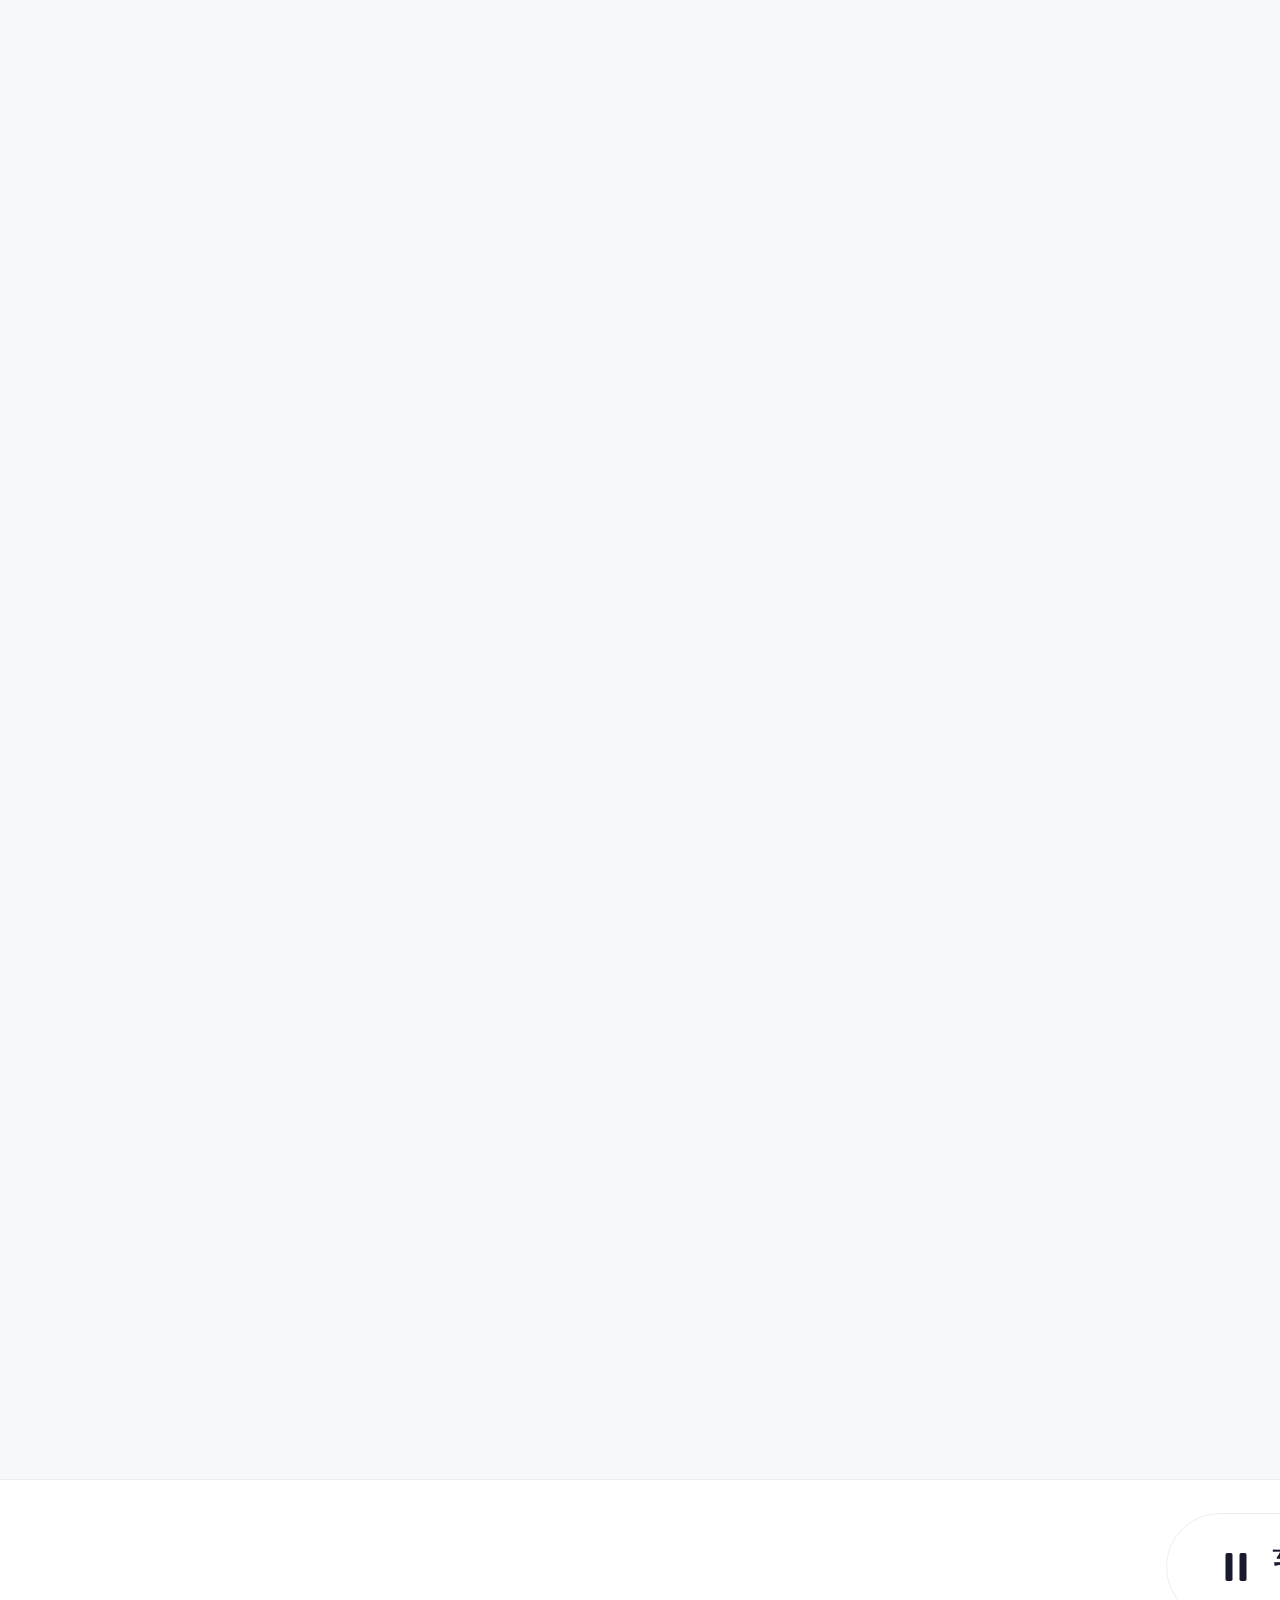
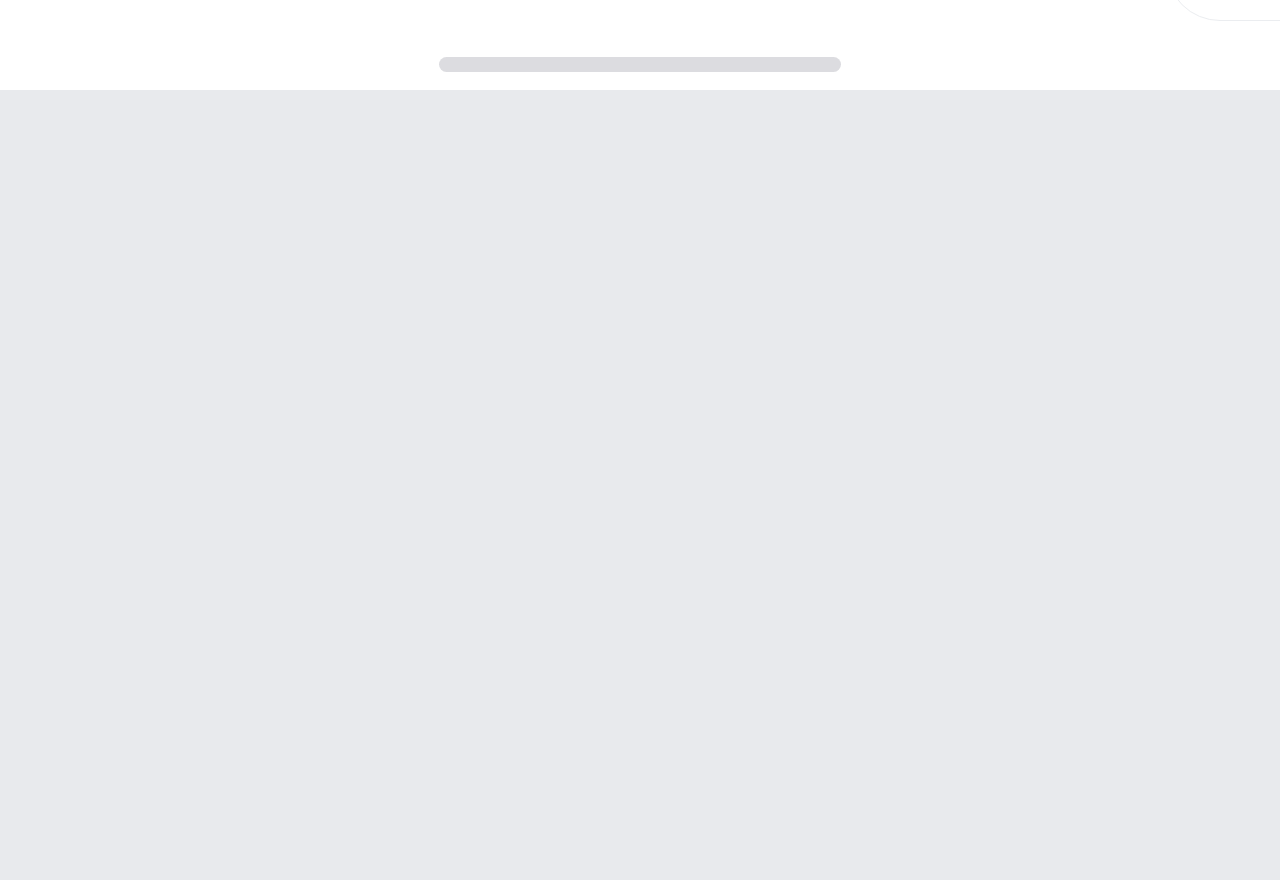
<file: index.html>
<!DOCTYPE html>
<html lang="zh-CN">
<head>
<meta charset="UTF-8">
<meta name="viewport" content="width=device-width, initial-scale=1.0, maximum-scale=1.0, user-scalable=no">
<title>AI转写</title>
<link rel="stylesheet" href="style.css">
</head>
<body>

<div class="phone-statusbar">
  <span id="statusTime">10:35</span>
  <div class="phone-statusbar-right">
    <svg width="16" height="12" viewBox="0 0 16 12"><path d="M1 8h2v4H1zM5 5h2v7H5zM9 2h2v10H9zM13 0h2v12h-2z" fill="currentColor" opacity="0.9"/></svg>
    <svg width="16" height="12" viewBox="0 0 16 12"><path d="M8 2C5.8 2 3.8 2.9 2.3 4.3L1 3C2.8 1.1 5.3 0 8 0s5.2 1.1 7 3l-1.3 1.3C12.2 2.9 10.2 2 8 2zm3.5 3.5L10.2 6.8C9.6 6.3 8.8 6 8 6s-1.6.3-2.2.8L4.5 5.5C5.4 4.6 6.6 4 8 4s2.6.6 3.5 1.5zM8 8c-.8 0-1.5.7-1.5 1.5S7.2 11 8 11s1.5-.7 1.5-1.5S8.8 8 8 8z" fill="currentColor"/></svg>
    <svg width="22" height="12" viewBox="0 0 22 12"><rect x="0" y="1" width="18" height="10" rx="2" stroke="currentColor" stroke-width="1.2" fill="none"/><rect x="18.5" y="3.5" width="2" height="5" rx="1" fill="currentColor" opacity="0.4"/><rect x="1.5" y="2.5" width="12" height="7" rx="1" fill="#34D399"/></svg>
  </div>
</div>

<div class="header">
  <div class="header-side">
    <button class="header-btn" title="搜索">
      <svg viewBox="0 0 24 24" fill="none" stroke="currentColor" stroke-width="2" stroke-linecap="round"><circle cx="11" cy="11" r="8"/><path d="M21 21l-4.35-4.35"/></svg>
    </button>
  </div>
  <span class="header-title">AI转写</span>
  <div class="header-side">
    <button class="header-btn" title="更多">
      <svg viewBox="0 0 24 24" fill="currentColor"><circle cx="12" cy="5" r="1.5"/><circle cx="12" cy="12" r="1.5"/><circle cx="12" cy="19" r="1.5"/></svg>
    </button>
  </div>
</div>

<div class="source-bar">
  <div class="source-info">
    <div class="source-icon">
      <svg width="48" height="48" viewBox="0 0 24 24" fill="none" stroke="currentColor" stroke-width="2" stroke-linecap="round"><path d="M12 1a3 3 0 00-3 3v8a3 3 0 006 0V4a3 3 0 00-3-3z"/><path d="M19 10v2a7 7 0 01-14 0v-2"/><path d="M12 19v4"/><path d="M8 23h8"/></svg>
    </div>
    <div class="source-text">
      <span class="source-name">系统音频 · Q2产品需求评审会</span>
      <span class="source-detail">
        <span class="recording-dot"></span>
        转写中 · 腾讯会议 · <span id="speakerCount">4</span> 位说话人
      </span>
    </div>
  </div>
  <div class="source-right">
    <div class="waveform">
      <div class="waveform-bar"></div><div class="waveform-bar"></div><div class="waveform-bar"></div>
      <div class="waveform-bar"></div><div class="waveform-bar"></div>
    </div>
    <span class="duration-text" id="duration">00:00</span>
  </div>
</div>

<div class="speaker-filter">
  <div class="filter-chip active" data-filter="all">全部</div>
  <div class="filter-chip" data-filter="me">
    <span class="filter-dot" style="background:var(--speaker-a)"></span>我
  </div>
  <div class="filter-chip" data-filter="zy">
    <span class="filter-dot" style="background:var(--speaker-b)"></span>张毅
  </div>
  <div class="filter-chip" data-filter="u1">
    <span class="filter-dot" style="background:var(--speaker-c)"></span>未知说话人1
  </div>
  <div class="filter-chip" data-filter="u2">
    <span class="filter-dot" style="background:var(--speaker-d)"></span>未知说话人2
  </div>
</div>

<div class="transcript-area" id="transcriptArea"></div>

<div class="ask-bubble" id="askBubble">
  <svg width="48" height="48" viewBox="0 0 24 24" fill="none" stroke="white" stroke-width="2" stroke-linecap="round"><path d="M21 15a2 2 0 01-2 2H7l-4 4V5a2 2 0 012-2h14a2 2 0 012 2z"/></svg>
  问小V
</div>

<div class="bottom-bar">
  <div class="bottom-left">
    <div class="bottom-stat"><span class="bottom-stat-value" id="charCount">0</span><span class="bottom-stat-label">字</span></div>
    <div class="bottom-divider"></div>
    <div class="bottom-stat"><span class="bottom-stat-value" id="sentenceCount">0</span><span class="bottom-stat-label">段</span></div>
  </div>
  <div class="bottom-actions">
    <button class="action-btn" id="pauseBtn">
      <svg viewBox="0 0 24 24" fill="currentColor"><rect x="6" y="4" width="4" height="16" rx="1"/><rect x="14" y="4" width="4" height="16" rx="1"/></svg>
      暂停
    </button>
    <button class="action-btn stop-btn" id="stopBtn">
      <svg viewBox="0 0 24 24" fill="currentColor"><rect x="6" y="6" width="12" height="12" rx="2"/></svg>
      结束
    </button>
  </div>
  <div class="home-indicator"></div>
</div>

<script src="app.js"></script>
</body>
</html>
</file>
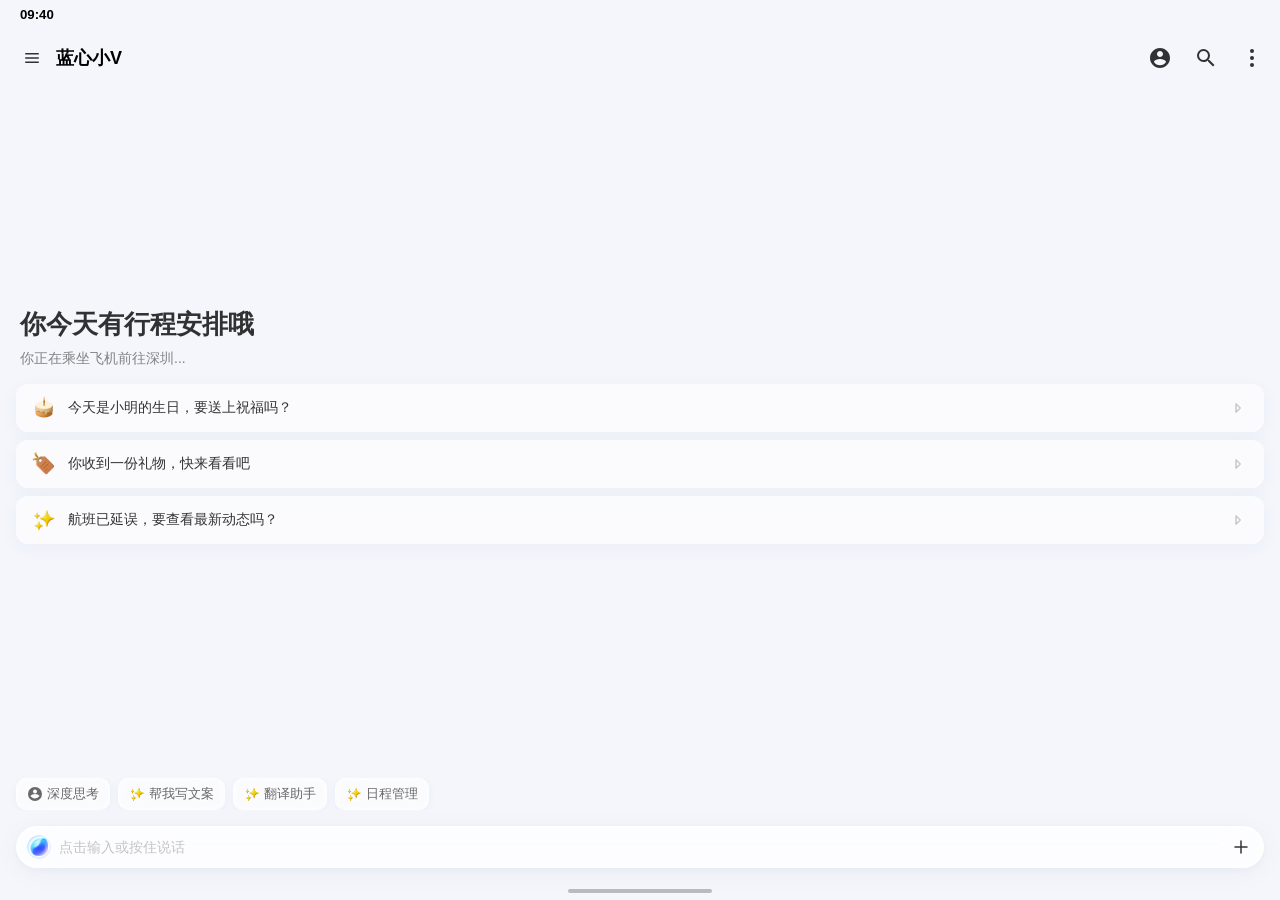
<file: xiaov-src/page/index.html>
<!doctype html>
<html lang="zh-CN">
  <head>
    <meta charset="UTF-8" />
    <meta
      name="viewport"
      content="width=device-width, initial-scale=1.0, user-scalable=no"
    />
    <title>蓝心小V</title>
    <style>
      * {
        margin: 0;
        padding: 0;
        box-sizing: border-box;
      }
      html,
      body {
        width: 100%;
        height: 100%;
        overflow: hidden;
      }
      :root {
        --font:
          'vivo Sans SC VF', 'PingFang SC', 'Noto Sans SC', 'HarmonyOS Sans SC',
          'Microsoft YaHei', sans-serif;
      }

      .page {
        width: 100vw;
        height: 100vh;
        background-color: #f4f6fc;
        position: fixed;
        top: 0;
        left: 0;
        overflow: hidden;
        display: flex;
        flex-direction: column;
        z-index: 999;
      }

      .status-bar {
        width: 100%;
        height: 30px;
        position: relative;
        flex-shrink: 0;
      }
      .status-bar-bg {
        width: 100%;
        height: 30px;
        object-fit: cover;
        position: absolute;
        top: 0;
        left: 0;
        opacity: 0.3;
      }
      .status-bar-content {
        position: relative;
        width: 100%;
        height: 30px;
        display: flex;
        flex-direction: row;
        justify-content: space-between;
        align-items: center;
        padding: 0 20px;
      }
      .status-time {
        font-family: var(--font);
        font-size: 13.2px;
        font-weight: 600;
        line-height: 16px;
        color: #000000;
      }

      .nav-bar {
        width: 100%;
        height: 56px;
        display: flex;
        flex-direction: row;
        justify-content: space-between;
        align-items: center;
        padding: 0 16px;
        flex-shrink: 0;
      }
      .nav-bar-left {
        display: flex;
        flex-direction: row;
        align-items: center;
        gap: 8px;
      }
      .menu-icon-container {
        width: 32px;
        height: 32px;
        display: flex;
        align-items: center;
        justify-content: center;
      }
      .nav-title {
        font-family: var(--font);
        font-size: 18px;
        font-weight: 600;
        color: #000000;
      }
      .nav-bar-right {
        display: flex;
        flex-direction: row;
        align-items: center;
        gap: 22px;
      }
      .nav-icon {
        width: 24px;
        height: 24px;
        display: flex;
        align-items: center;
        justify-content: center;
        cursor: pointer;
      }

      .content-area {
        flex: 1;
        display: flex;
        flex-direction: column;
        justify-content: center;
        overflow: hidden;
      }
      .greeting-container {
        width: 100%;
        padding: 0 20px;
      }
      .greeting-inner {
        display: flex;
        flex-direction: column;
        gap: 6px;
      }
      .greeting-title-row {
        display: flex;
        flex-direction: row;
        align-items: center;
        gap: 2px;
      }
      .greeting-title {
        font-family: var(--font);
        font-size: 26px;
        font-weight: 600;
        color: rgba(0, 0, 0, 0.8);
        line-height: normal;
      }
      .greeting-sub {
        font-family: var(--font);
        font-size: 14px;
        font-weight: 400;
        line-height: 20px;
        color: rgba(0, 0, 0, 0.47);
      }

      .cards-container {
        width: 100%;
        padding: 0 16px;
        margin-top: 16px;
      }
      .cards-inner {
        display: flex;
        flex-direction: column;
        gap: 8px;
      }
      .card {
        width: 100%;
        height: 48px;
        border-radius: 12px;
        background-color: rgba(255, 255, 255, 0.64);
        box-shadow: 0px 4px 20px 0px rgba(43, 52, 100, 0.04);
        display: flex;
        flex-direction: row;
        align-items: center;
        gap: 12px;
        padding: 0 16px 0 0;
      }
      .card-icon-container {
        width: 40px;
        height: 48px;
        display: flex;
        align-items: center;
        justify-content: center;
        padding-left: 16px;
        flex-shrink: 0;
      }
      .card-icon-placeholder {
        width: 24px;
        height: 24px;
      }
      .card-icon-placeholder img {
        width: 24px;
        height: 24px;
        object-fit: contain;
      }
      .emoji-container {
        width: 24px;
        height: 24px;
        position: relative;
      }
      .emoji-container img {
        width: 24px;
        height: 24px;
        position: absolute;
        top: 0;
        left: 0;
        object-fit: contain;
      }
      .card-text-area {
        flex: 1;
        min-width: 0;
      }
      .card-text {
        font-family: var(--font);
        font-size: 14px;
        font-weight: 500;
        color: rgba(0, 0, 0, 0.8);
        white-space: nowrap;
        overflow: hidden;
        text-overflow: ellipsis;
        display: block;
      }
      .card-arrow-container {
        width: 24px;
        height: 24px;
        border-radius: 40px;
        display: flex;
        align-items: center;
        justify-content: center;
        flex-shrink: 0;
      }

      .bottom-area {
        width: 100%;
        flex-shrink: 0;
        display: flex;
        flex-direction: column;
        justify-content: flex-end;
        padding-top: 14px;
      }
      .chip-scroll-container {
        width: 100%;
        overflow-x: auto;
        overflow-y: hidden;
        padding: 0 16px;
        scrollbar-width: none;
      }
      .chip-scroll-container::-webkit-scrollbar {
        display: none;
      }
      .chip-scroll-inner {
        display: flex;
        flex-direction: row;
        gap: 8px;
        white-space: nowrap;
      }
      .chip {
        height: 32px;
        border-radius: 10px;
        border: 0.33px dashed rgba(255, 255, 255, 0.8);
        background: rgba(255, 255, 255, 0.6);
        box-shadow:
          inset -1.5px 0.1px 0.5px -1px rgba(255, 255, 255, 0.3),
          inset 1.2px 0px 3px 0px rgba(255, 255, 255, 0.35),
          inset -1.2px 0px 3px 0px rgba(255, 255, 255, 0.35),
          0px 2px 10px 0px rgba(43, 52, 100, 0.04);
        backdrop-filter: blur(18px);
        -webkit-backdrop-filter: blur(18px);
        display: flex;
        flex-direction: row;
        align-items: center;
        justify-content: center;
        padding: 8px 10px;
        gap: 4px;
        cursor: pointer;
        flex-shrink: 0;
      }
      .chip-icon {
        width: 16px;
        height: 16px;
        object-fit: contain;
      }
      .chip-label {
        font-family: var(--font);
        font-size: 13px;
        font-weight: 500;
        color: rgba(102, 102, 102, 0.99);
        white-space: nowrap;
      }

      .input-box-container {
        width: 100%;
        padding: 16px 16px 0;
      }
      .input-box {
        width: 100%;
        height: 42px;
        border-radius: 24px;
        border: 0.33px dashed rgba(255, 255, 255, 0.8);
        background: rgba(255, 255, 255, 0.8);
        box-shadow:
          inset -1.5px 0.1px 0.5px -1px rgba(255, 255, 255, 0.3),
          inset 1.2px 0px 3px 0px rgba(255, 255, 255, 0.35),
          inset -1.2px 0px 3px 0px rgba(255, 255, 255, 0.35),
          0px 2px 10px 0px rgba(43, 52, 100, 0.04),
          0px 4px 30px 0px rgba(0, 0, 0, 0.04);
        backdrop-filter: blur(18px);
        -webkit-backdrop-filter: blur(18px);
        display: flex;
        flex-direction: row;
        align-items: center;
        justify-content: center;
        gap: 3px;
        padding: 0 10px;
      }
      .input-area {
        flex: 1;
        display: flex;
        flex-direction: row;
        align-items: center;
        gap: 8px;
        min-width: 0;
      }
      .vivo-ball-container {
        width: 24px;
        height: 24px;
        position: relative;
        border-radius: 276.92px;
        flex-shrink: 0;
        box-shadow: inset -0.55px 0.55px 1.09px 0px rgba(255, 255, 255, 0.5);
        overflow: hidden;
      }
      .vivo-ball-outer {
        width: 24px;
        height: 24px;
        position: absolute;
        top: 0;
        left: 0;
        object-fit: cover;
        filter: blur(0.44px);
      }
      .vivo-ball-inner {
        width: 18px;
        height: 18px;
        position: absolute;
        top: 3px;
        left: 3px;
        object-fit: contain;
      }
      .input-placeholder {
        font-family: var(--font);
        font-size: 14px;
        font-weight: 400;
        line-height: 20px;
        color: rgba(85, 85, 85, 0.35);
        white-space: nowrap;
        overflow: hidden;
        text-overflow: ellipsis;
      }
      .plus-button {
        width: 24px;
        height: 24px;
        display: flex;
        align-items: center;
        justify-content: center;
        flex-shrink: 0;
        cursor: pointer;
      }

      .bottom-nav {
        width: 100%;
        height: 18px;
        display: flex;
        align-items: center;
        justify-content: center;
        margin-top: 14px;
      }
      .bottom-nav-indicator {
        width: 144px;
        height: 4px;
        border-radius: 2.67px;
        background-color: #333333;
        opacity: 0.3;
      }
    </style>
  </head>
  <body>
    <div class="page">
      <div class="status-bar">
        <div class="status-bar-content">
          <span class="status-time">09:40</span>
        </div>
      </div>

      <div class="nav-bar">
        <div class="nav-bar-left">
          <div class="menu-icon-container">
            <svg width="20" height="20" viewBox="0 0 20 20" fill="none">
              <rect
                x="3"
                y="5"
                width="14"
                height="1.5"
                rx="0.75"
                fill="rgba(0,0,0,0.8)"
              />
              <rect
                x="3"
                y="9.25"
                width="14"
                height="1.5"
                rx="0.75"
                fill="rgba(0,0,0,0.8)"
              />
              <rect
                x="3"
                y="13.5"
                width="14"
                height="1.5"
                rx="0.75"
                fill="rgba(0,0,0,0.8)"
              />
            </svg>
          </div>
          <span class="nav-title">蓝心小V</span>
        </div>
        <div class="nav-bar-right">
          <div class="nav-icon">
            <svg width="24" height="24" viewBox="0 0 24 24" fill="none">
              <path
                d="M12 2C6.48 2 2 6.48 2 12s4.48 10 10 10 10-4.48 10-10S17.52 2 12 2zm0 3c1.66 0 3 1.34 3 3s-1.34 3-3 3-3-1.34-3-3 1.34-3 3-3zm0 14.2a7.2 7.2 0 01-6-3.22c.03-1.99 4-3.08 6-3.08 1.99 0 5.97 1.09 6 3.08a7.2 7.2 0 01-6 3.22z"
                fill="rgba(0,0,0,0.8)"
              />
            </svg>
          </div>
          <div class="nav-icon">
            <svg width="24" height="24" viewBox="0 0 24 24" fill="none">
              <path
                d="M15.5 14h-.79l-.28-.27A6.47 6.47 0 0016 9.5 6.5 6.5 0 109.5 16c1.61 0 3.09-.59 4.23-1.57l.27.28v.79l5 4.99L20.49 19l-4.99-5zm-6 0C7.01 14 5 11.99 5 9.5S7.01 5 9.5 5 14 7.01 14 9.5 11.99 14 9.5 14z"
                fill="rgba(0,0,0,0.8)"
              />
            </svg>
          </div>
          <div class="nav-icon">
            <svg width="24" height="24" viewBox="0 0 24 24" fill="none">
              <circle cx="12" cy="5" r="2" fill="rgba(0,0,0,0.8)" />
              <circle cx="12" cy="12" r="2" fill="rgba(0,0,0,0.8)" />
              <circle cx="12" cy="19" r="2" fill="rgba(0,0,0,0.8)" />
            </svg>
          </div>
        </div>
      </div>

      <div class="content-area">
        <div class="greeting-container">
          <div class="greeting-inner">
            <div class="greeting-title-row">
              <span class="greeting-title">你今天有行程安排哦</span>
            </div>
            <span class="greeting-sub">你正在乘坐飞机前往深圳...</span>
          </div>
        </div>

        <div class="cards-container">
          <div class="cards-inner">
            <div class="card">
              <div class="card-icon-container">
                <div class="emoji-container">
                  <img src="images/emoji-cake-body.png" alt="" />
                  <img src="images/emoji-cake-cream.png" alt="" />
                  <img src="images/emoji-cake-candle.png" alt="" />
                </div>
              </div>
              <div class="card-text-area">
                <span class="card-text">今天是小明的生日，要送上祝福吗？</span>
              </div>
              <div class="card-arrow-container">
                <svg
                  width="8"
                  height="8"
                  viewBox="0 0 8 8"
                  fill="none"
                  style="transform: rotate(45deg)"
                >
                  <path
                    d="M1 1h6v6M1 1l6 6"
                    stroke="rgba(0,0,0,0.2)"
                    stroke-width="1.5"
                    stroke-linecap="round"
                    stroke-linejoin="round"
                  />
                </svg>
              </div>
            </div>
            <div class="card">
              <div class="card-icon-container">
                <div class="emoji-container">
                  <img src="images/emoji-gift-ring.png" alt="" />
                  <img src="images/emoji-gift-label.png" alt="" />
                  <img src="images/emoji-gift-ribbon.png" alt="" />
                </div>
              </div>
              <div class="card-text-area">
                <span class="card-text">你收到一份礼物，快来看看吧</span>
              </div>
              <div class="card-arrow-container">
                <svg
                  width="8"
                  height="8"
                  viewBox="0 0 8 8"
                  fill="none"
                  style="transform: rotate(45deg)"
                >
                  <path
                    d="M1 1h6v6M1 1l6 6"
                    stroke="rgba(0,0,0,0.2)"
                    stroke-width="1.5"
                    stroke-linecap="round"
                    stroke-linejoin="round"
                  />
                </svg>
              </div>
            </div>
            <div class="card">
              <div class="card-icon-container">
                <div class="card-icon-placeholder">
                  <img src="images/chip-icon-remove-person.png" alt="" />
                </div>
              </div>
              <div class="card-text-area">
                <span class="card-text">航班已延误，要查看最新动态吗？</span>
              </div>
              <div class="card-arrow-container">
                <svg
                  width="8"
                  height="8"
                  viewBox="0 0 8 8"
                  fill="none"
                  style="transform: rotate(45deg)"
                >
                  <path
                    d="M1 1h6v6M1 1l6 6"
                    stroke="rgba(0,0,0,0.2)"
                    stroke-width="1.5"
                    stroke-linecap="round"
                    stroke-linejoin="round"
                  />
                </svg>
              </div>
            </div>
          </div>
        </div>
      </div>

      <div class="bottom-area">
        <div class="chip-scroll-container">
          <div class="chip-scroll-inner">
            <div class="chip">
              <svg width="16" height="16" viewBox="0 0 16 16" fill="none">
                <path
                  d="M8 1a7 7 0 100 14A7 7 0 008 1zm0 2.5a2 2 0 110 4 2 2 0 010-4zM8 12.5c-1.87 0-3.5-.94-4.5-2.38C3.97 8.87 6.5 8 8 8s4.03.87 4.5 2.12A5.49 5.49 0 018 12.5z"
                  fill="rgba(102,102,102,0.99)"
                />
              </svg>
              <span class="chip-label">深度思考</span>
            </div>
            <div class="chip">
              <img
                src="images/chip-icon-remove-person.png"
                alt=""
                class="chip-icon"
              />
              <span class="chip-label">帮我写文案</span>
            </div>
            <div class="chip">
              <img
                src="images/chip-icon-remove-person.png"
                alt=""
                class="chip-icon"
              />
              <span class="chip-label">翻译助手</span>
            </div>
            <div class="chip">
              <img
                src="images/chip-icon-remove-person.png"
                alt=""
                class="chip-icon"
              />
              <span class="chip-label">日程管理</span>
            </div>
          </div>
        </div>

        <div class="input-box-container">
          <div class="input-box">
            <div class="input-area">
              <div class="vivo-ball-container">
                <img
                  src="images/vivo-ball-outer.png"
                  alt=""
                  class="vivo-ball-outer"
                />
                <img
                  src="images/vivo-ball-inner.png"
                  alt=""
                  class="vivo-ball-inner"
                />
              </div>
              <span class="input-placeholder">点击输入或按住说话</span>
            </div>
            <div class="plus-button">
              <svg width="14" height="14" viewBox="0 0 14 14" fill="none">
                <path
                  d="M7 1v12M1 7h12"
                  stroke="rgba(0,0,0,0.8)"
                  stroke-width="1.5"
                  stroke-linecap="round"
                />
              </svg>
            </div>
          </div>
        </div>

        <div class="bottom-nav">
          <div class="bottom-nav-indicator"></div>
        </div>
      </div>
    </div>
  </body>
</html>
</file>
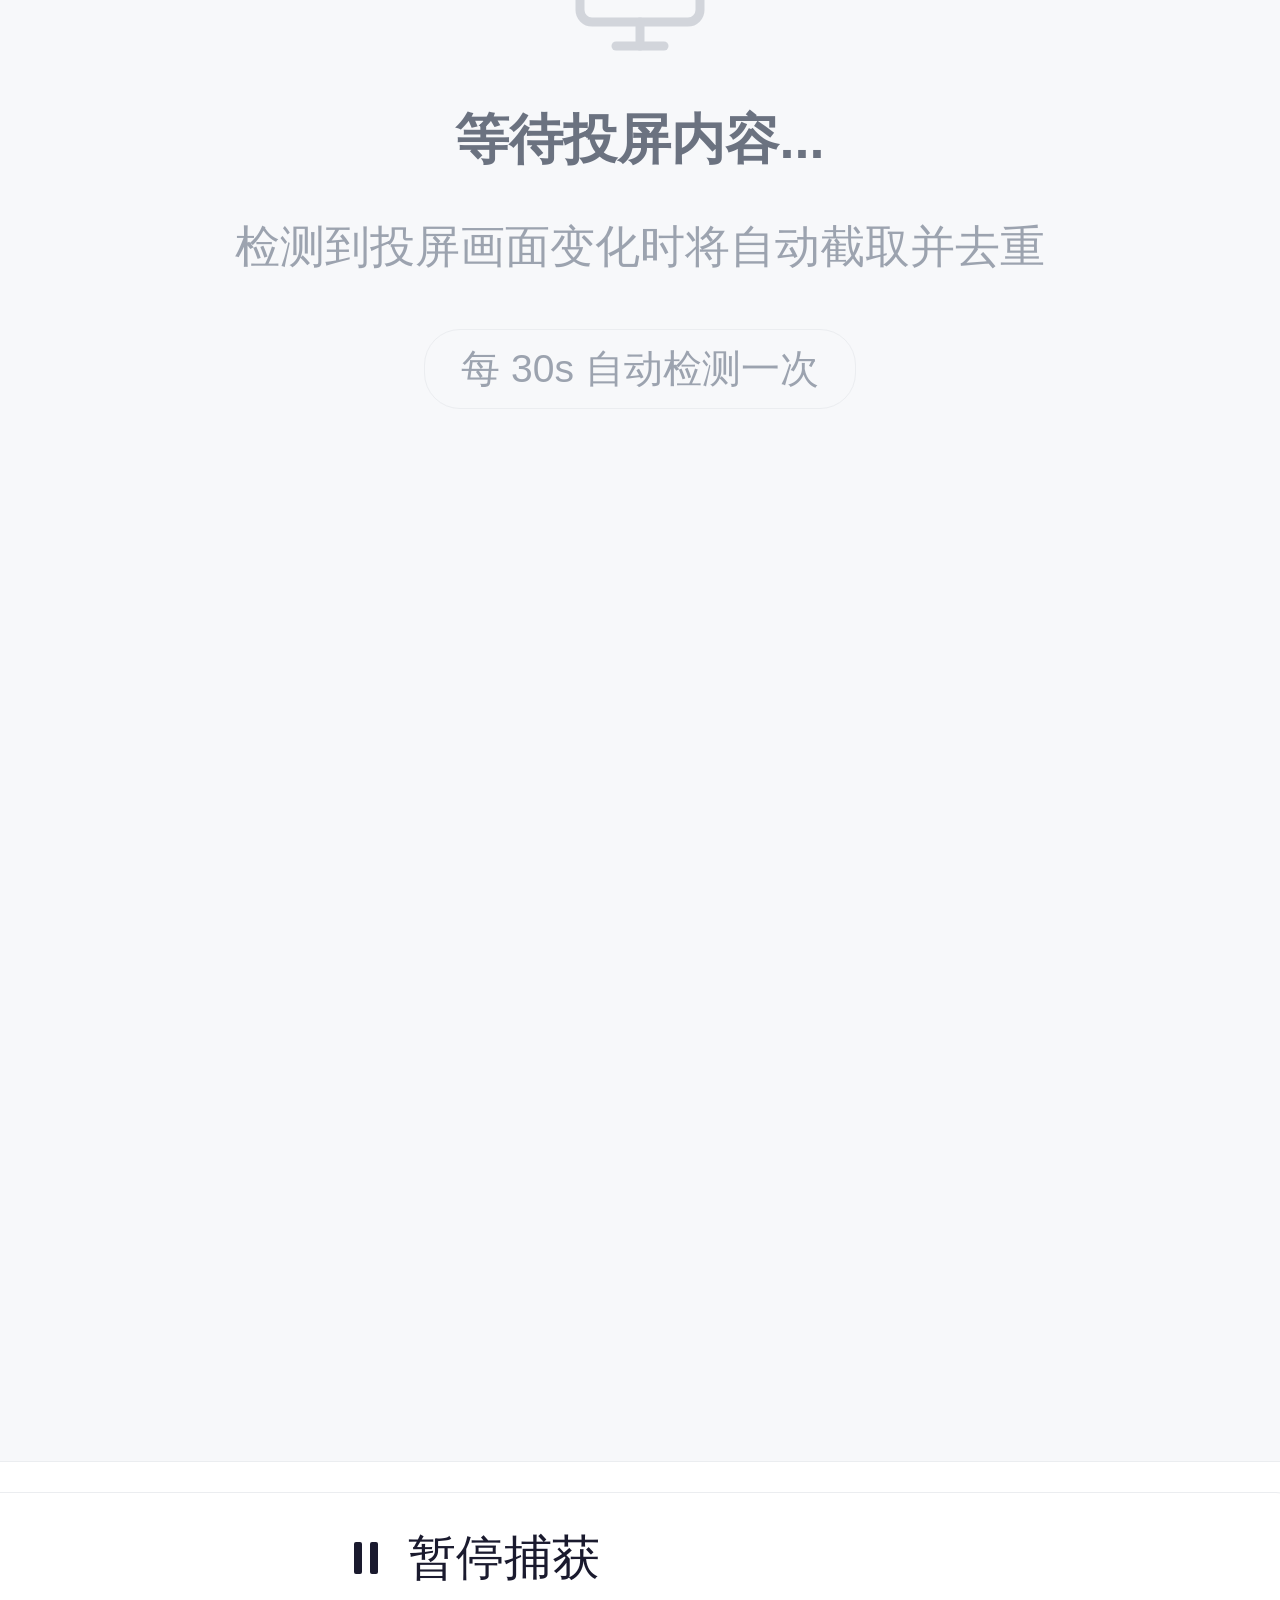
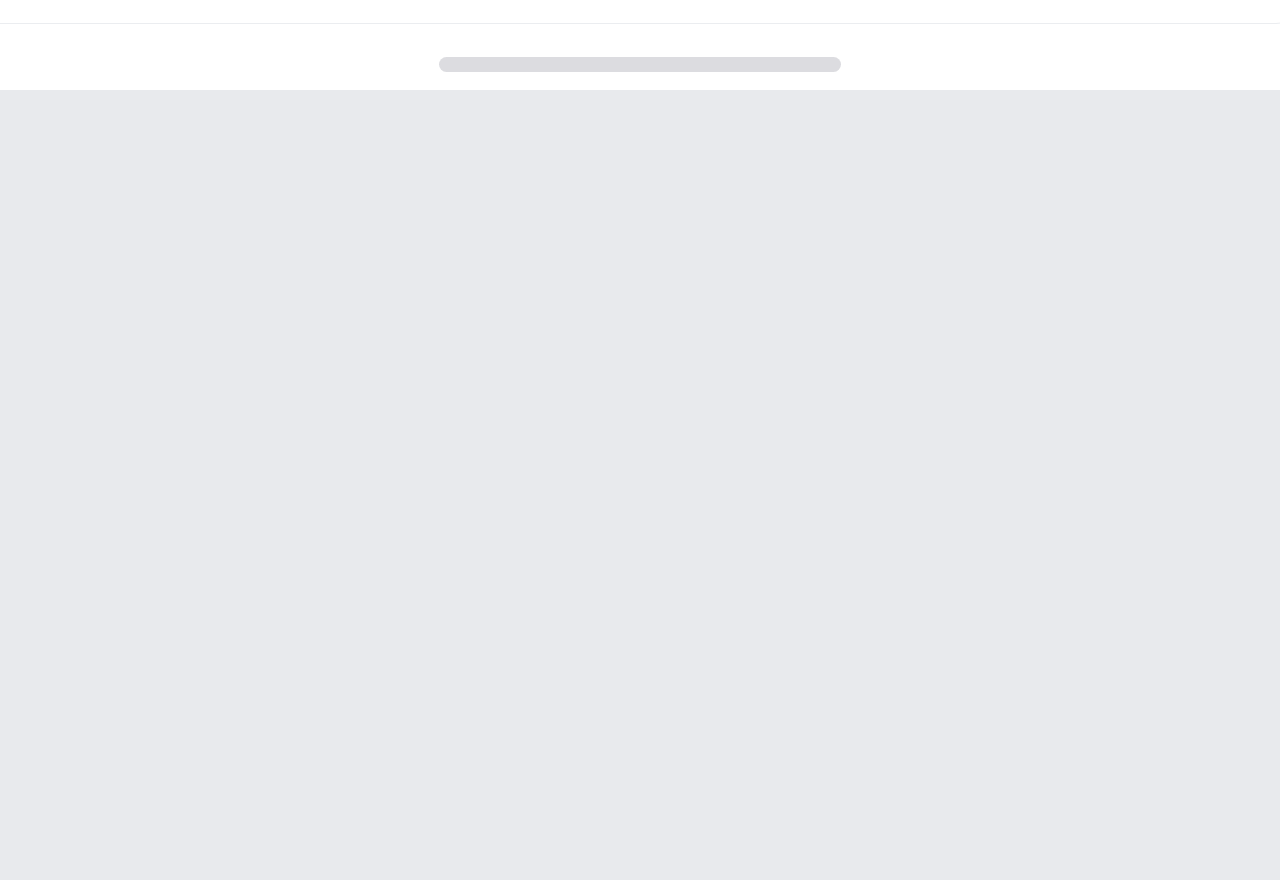
<file: capture.html>
<!DOCTYPE html>
<html lang="zh-CN">
<head>
<meta charset="UTF-8">
<meta name="viewport" content="width=device-width, initial-scale=1.0, maximum-scale=1.0, user-scalable=no">
<title>AI智能截屏</title>
<link rel="stylesheet" href="capture-style.css">
</head>
<body>

<div class="phone-statusbar">
  <span id="statusTime">10:35</span>
  <div class="phone-statusbar-right">
    <svg width="16" height="12" viewBox="0 0 16 12"><path d="M1 8h2v4H1zM5 5h2v7H5zM9 2h2v10H9zM13 0h2v12h-2z" fill="currentColor" opacity="0.9"/></svg>
    <svg width="16" height="12" viewBox="0 0 16 12"><path d="M8 2C5.8 2 3.8 2.9 2.3 4.3L1 3C2.8 1.1 5.3 0 8 0s5.2 1.1 7 3l-1.3 1.3C12.2 2.9 10.2 2 8 2zm3.5 3.5L10.2 6.8C9.6 6.3 8.8 6 8 6s-1.6.3-2.2.8L4.5 5.5C5.4 4.6 6.6 4 8 4s2.6.6 3.5 1.5zM8 8c-.8 0-1.5.7-1.5 1.5S7.2 11 8 11s1.5-.7 1.5-1.5S8.8 8 8 8z" fill="currentColor"/></svg>
    <svg width="22" height="12" viewBox="0 0 22 12"><rect x="0" y="1" width="18" height="10" rx="2" stroke="currentColor" stroke-width="1.2" fill="none"/><rect x="18.5" y="3.5" width="2" height="5" rx="1" fill="currentColor" opacity="0.4"/><rect x="1.5" y="2.5" width="12" height="7" rx="1" fill="#34D399"/></svg>
  </div>
</div>

<div class="header">
  <div class="header-side"></div>
  <div class="header-title">AI智能截屏</div>
  <div class="header-side"></div>
</div>

<div class="source-bar">
  <div class="source-info">
    <div class="source-icon">
      <svg width="48" height="48" viewBox="0 0 24 24" fill="none" stroke="currentColor" stroke-width="2" stroke-linecap="round"><rect x="2" y="3" width="20" height="14" rx="2"/><path d="M8 21h8"/><path d="M12 17v4"/></svg>
    </div>
    <div class="source-text">
      <div class="source-name">Q2产品需求评审会</div>
      <div class="source-detail">
        <span class="recording-dot"></span>
        投屏捕获中 · 腾讯会议
      </div>
    </div>
  </div>
  <div class="capture-status" id="captureStatus">
    <span class="capture-count" id="captureCount">0</span>
    <span class="capture-label">张已捕获</span>
  </div>
</div>

<div class="progress-bar-wrap">
  <div class="progress-bar" id="progressBar" style="width:0%"></div>
</div>

<div class="capture-grid" id="captureGrid">
  <div class="capture-empty" id="emptyState">
    <div class="empty-icon">
      <svg width="144" height="144" viewBox="0 0 24 24" fill="none" stroke="var(--text-tertiary)" stroke-width="1.5" stroke-linecap="round"><rect x="2" y="3" width="20" height="14" rx="2"/><path d="M8 21h8"/><path d="M12 17v4"/><circle cx="12" cy="10" r="2"/><path d="M8 10h0"/></svg>
    </div>
    <div class="empty-title">等待投屏内容...</div>
    <div class="empty-sub">检测到投屏画面变化时将自动截取并去重</div>
    <div class="empty-timer">每 30s 自动检测一次</div>
  </div>
</div>

<div class="bottom-bar" id="bottomBar">
  <div class="bottom-actions-row" id="actionsRunning">
    <button class="action-btn-capture" id="pauseBtn">
      <svg width="48" height="48" viewBox="0 0 24 24" fill="currentColor"><rect x="6" y="4" width="4" height="16" rx="1"/><rect x="14" y="4" width="4" height="16" rx="1"/></svg>
      暂停捕获
    </button>
    <button class="action-btn-capture stop" id="stopBtn">
      <svg width="48" height="48" viewBox="0 0 24 24" fill="currentColor"><rect x="6" y="6" width="12" height="12" rx="2"/></svg>
      结束
    </button>
  </div>
  <div class="bottom-actions-row done-actions" id="actionsDone" style="display:none">
    <button class="action-btn-capture primary" id="savePdfBtn">
      <svg width="48" height="48" viewBox="0 0 24 24" fill="none" stroke="currentColor" stroke-width="2" stroke-linecap="round"><path d="M14 2H6a2 2 0 00-2 2v16a2 2 0 002 2h12a2 2 0 002-2V8z"/><path d="M14 2v6h6"/><path d="M9 15h6"/><path d="M12 12v6"/></svg>
      保存为 PDF
    </button>
    <button class="action-btn-capture note" id="saveNoteBtn">
      <svg width="48" height="48" viewBox="0 0 24 24" fill="none" stroke="currentColor" stroke-width="2" stroke-linecap="round"><path d="M12 20h9"/><path d="M16.5 3.5a2.121 2.121 0 013 3L7 19l-4 1 1-4L16.5 3.5z"/></svg>
      存到原子笔记
    </button>
  </div>
  <div class="home-indicator"></div>
</div>

<div class="lightbox" id="lightbox">
  <div class="lightbox-header">
    <span class="lightbox-page" id="lightboxPage">1 / 10</span>
    <button class="lightbox-close" id="lightboxClose">
      <svg width="72" height="72" viewBox="0 0 24 24" fill="none" stroke="currentColor" stroke-width="2" stroke-linecap="round"><path d="M18 6L6 18"/><path d="M6 6l12 12"/></svg>
    </button>
  </div>
  <div class="lightbox-body">
    <button class="lightbox-nav prev" id="lightboxPrev">
      <svg width="72" height="72" viewBox="0 0 24 24" fill="none" stroke="currentColor" stroke-width="2" stroke-linecap="round"><path d="M15 18l-6-6 6-6"/></svg>
    </button>
    <div class="lightbox-slide" id="lightboxSlide"></div>
    <button class="lightbox-nav next" id="lightboxNext">
      <svg width="72" height="72" viewBox="0 0 24 24" fill="none" stroke="currentColor" stroke-width="2" stroke-linecap="round"><path d="M9 18l6-6-6-6"/></svg>
    </button>
  </div>
  <div class="lightbox-title" id="lightboxTitle"></div>
</div>

<div class="toast" id="toast"></div>

<script src="capture-app.js"></script>
</body>
</html>
</file>
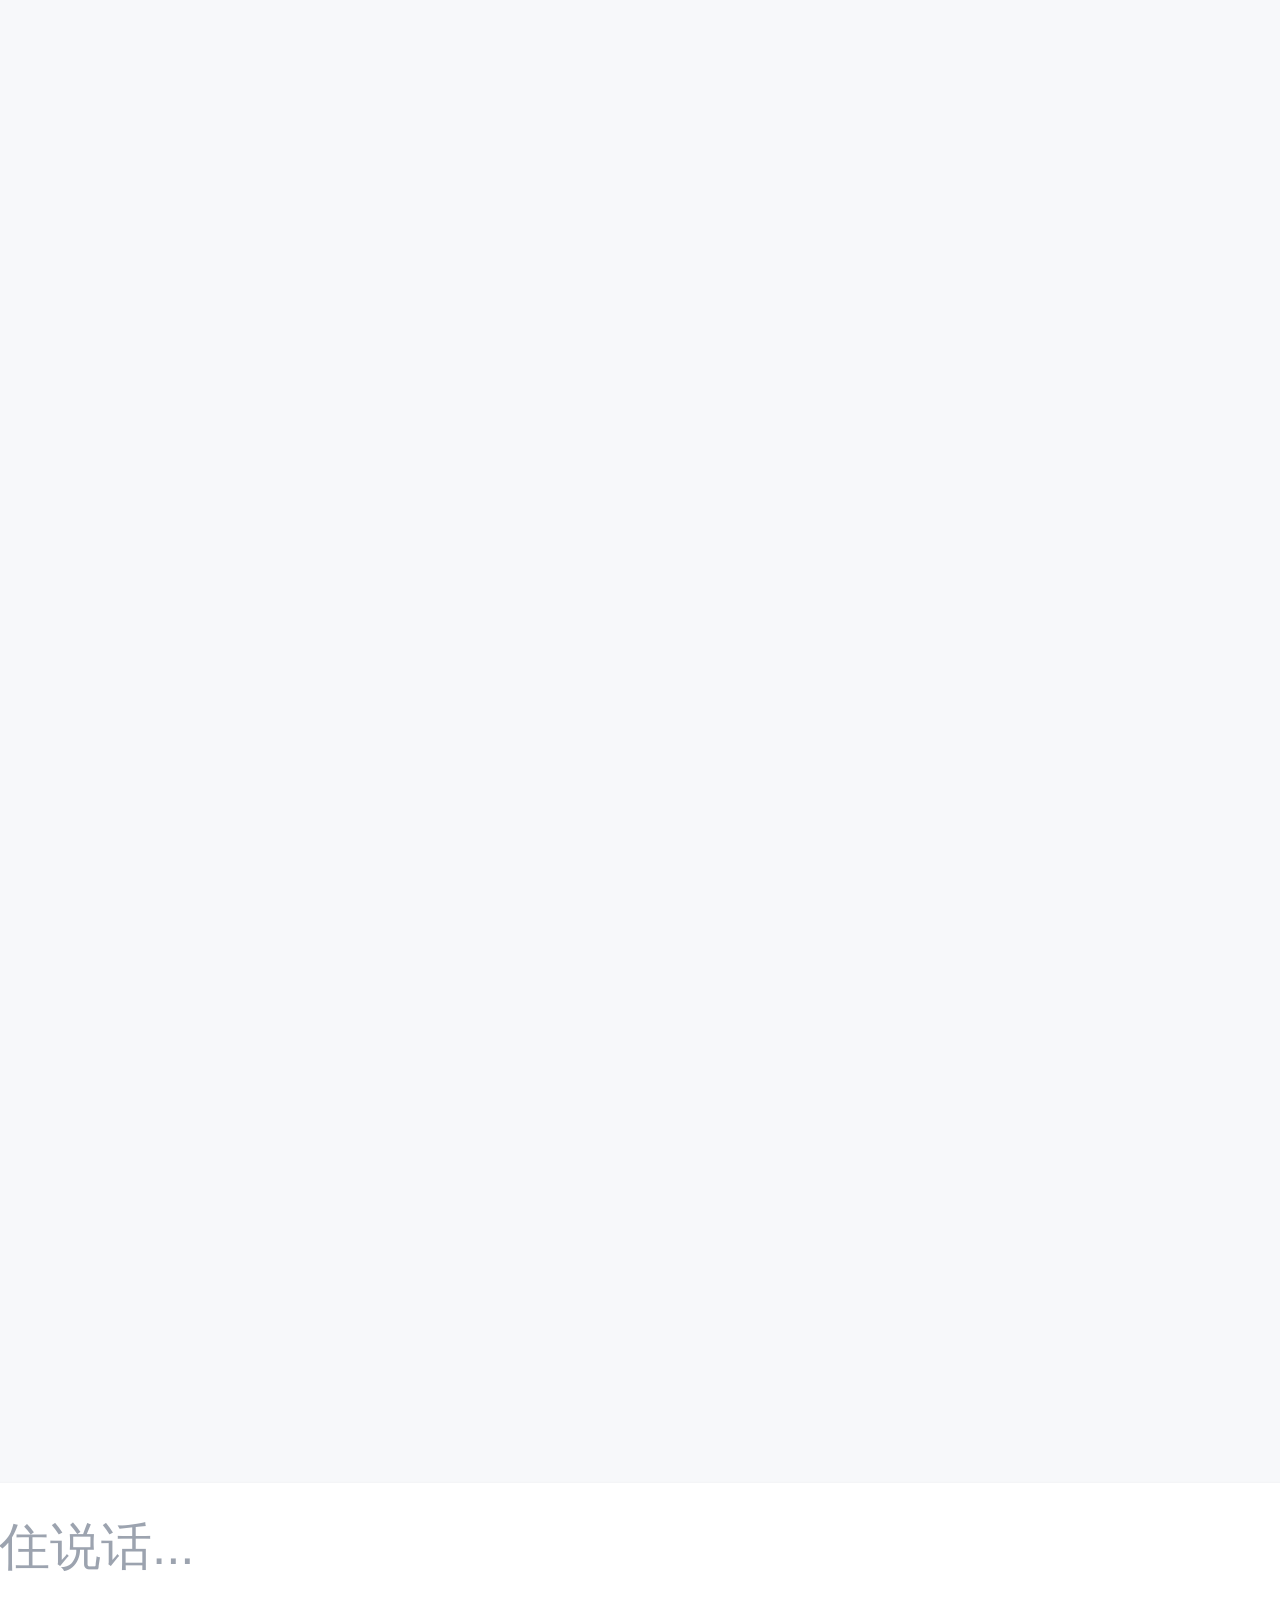
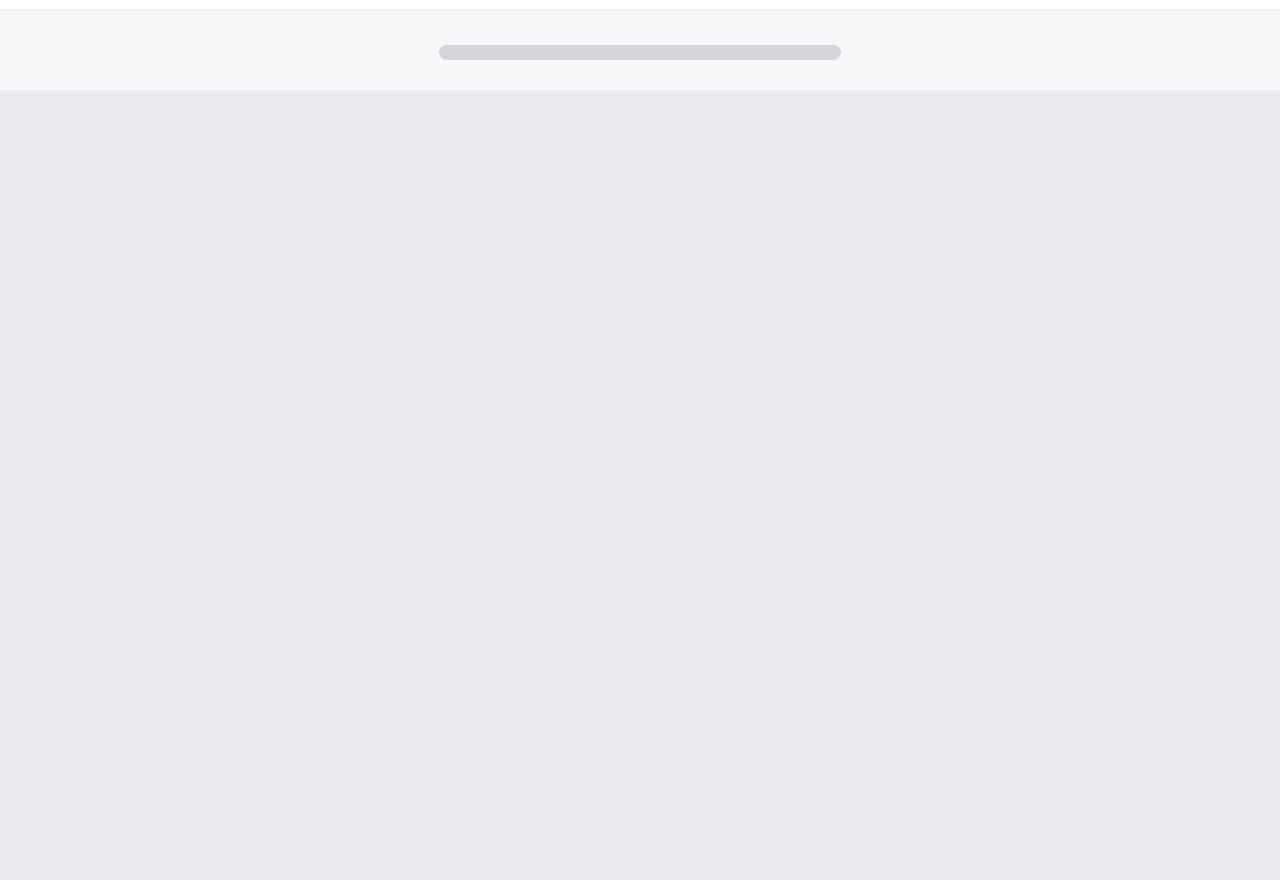
<file: chat.html>
<!DOCTYPE html>
<html lang="zh-CN">
<head>
<meta charset="UTF-8">
<meta name="viewport" content="width=device-width, initial-scale=1.0, maximum-scale=1.0, user-scalable=no">
<title>AI问答</title>
<link rel="stylesheet" href="chat-style.css">
</head>
<body>

<div class="phone-statusbar">
  <span id="statusTime">10:35</span>
  <div class="phone-statusbar-right">
    <svg width="16" height="12" viewBox="0 0 16 12"><path d="M1 8h2v4H1zM5 5h2v7H5zM9 2h2v10H9zM13 0h2v12h-2z" fill="currentColor" opacity="0.9"/></svg>
    <svg width="16" height="12" viewBox="0 0 16 12"><path d="M8 2C5.8 2 3.8 2.9 2.3 4.3L1 3C2.8 1.1 5.3 0 8 0s5.2 1.1 7 3l-1.3 1.3C12.2 2.9 10.2 2 8 2zm3.5 3.5L10.2 6.8C9.6 6.3 8.8 6 8 6s-1.6.3-2.2.8L4.5 5.5C5.4 4.6 6.6 4 8 4s2.6.6 3.5 1.5zM8 8c-.8 0-1.5.7-1.5 1.5S7.2 11 8 11s1.5-.7 1.5-1.5S8.8 8 8 8z" fill="currentColor"/></svg>
    <svg width="22" height="12" viewBox="0 0 22 12"><rect x="0" y="1" width="18" height="10" rx="2" stroke="currentColor" stroke-width="1.2" fill="none"/><rect x="18.5" y="3.5" width="2" height="5" rx="1" fill="currentColor" opacity="0.4"/><rect x="1.5" y="2.5" width="12" height="7" rx="1" fill="#34D399"/></svg>
  </div>
</div>

<div class="header">
  <div class="header-side"></div>
  <span class="header-title">AI问答</span>
  <div class="header-side"></div>
</div>

<div class="chat-area" id="chatArea">

  <div class="welcome-section" id="welcomeSection">
    <div class="welcome-text">
      <h2>Hi，我是蓝心小V~</h2>
      <p>我能帮你问答搜索、创作编辑、操作手机，发出指令试试看吧~</p>
    </div>
  </div>


</div>

<div class="bottom-section">
  <div class="suggest-chips" id="suggestChips">
    <div class="suggest-chip" id="suggest1"></div>
    <div class="suggest-chip" id="suggest2"></div>
  </div>
  <div class="input-bar">
    <div class="input-box" id="inputBox">
      <div class="input-context" id="contextCard">
        <div class="input-context-header">
          <svg width="36" height="36" viewBox="0 0 24 24" fill="none" stroke="var(--primary)" stroke-width="2" stroke-linecap="round"><path d="M14 2H6a2 2 0 00-2 2v16a2 2 0 002 2h12a2 2 0 002-2V8z"/><path d="M14 2v6h6"/></svg>
          <span class="input-context-label">来自 AI转写</span>
          <span class="input-context-meta" id="contextMeta"></span>
          <button class="input-context-close" id="contextClose">&times;</button>
        </div>
        <div class="input-context-text" id="contextQuote"></div>
      </div>
      <div class="input-row">
        <button class="input-icon-btn">
          <svg width="60" height="60" viewBox="0 0 24 24" fill="none" stroke="var(--text-tertiary)" stroke-width="1.8" stroke-linecap="round" stroke-linejoin="round"><path d="M23 19a2 2 0 01-2 2H3a2 2 0 01-2-2V8a2 2 0 012-2h4l2-3h6l2 3h4a2 2 0 012 2z"/><circle cx="12" cy="13" r="4"/></svg>
        </button>
        <input type="text" class="input-field" id="inputField" placeholder="发消息或按住说话...">
        <button class="input-icon-btn">
          <svg width="60" height="60" viewBox="0 0 24 24" fill="none" stroke="var(--text-tertiary)" stroke-width="1.8" stroke-linecap="round" stroke-linejoin="round"><circle cx="12" cy="12" r="10"/><path d="M8 12h0"/><path d="M12 12h0"/><path d="M16 12h0"/></svg>
        </button>
        <button class="input-icon-btn">
          <svg width="60" height="60" viewBox="0 0 24 24" fill="none" stroke="var(--text-tertiary)" stroke-width="2" stroke-linecap="round"><path d="M12 5v14"/><path d="M5 12h14"/></svg>
        </button>
      </div>
    </div>
  </div>
  <div class="home-indicator"></div>
</div>

<script src="chat-app.js"></script>
</body>
</html>
</file>
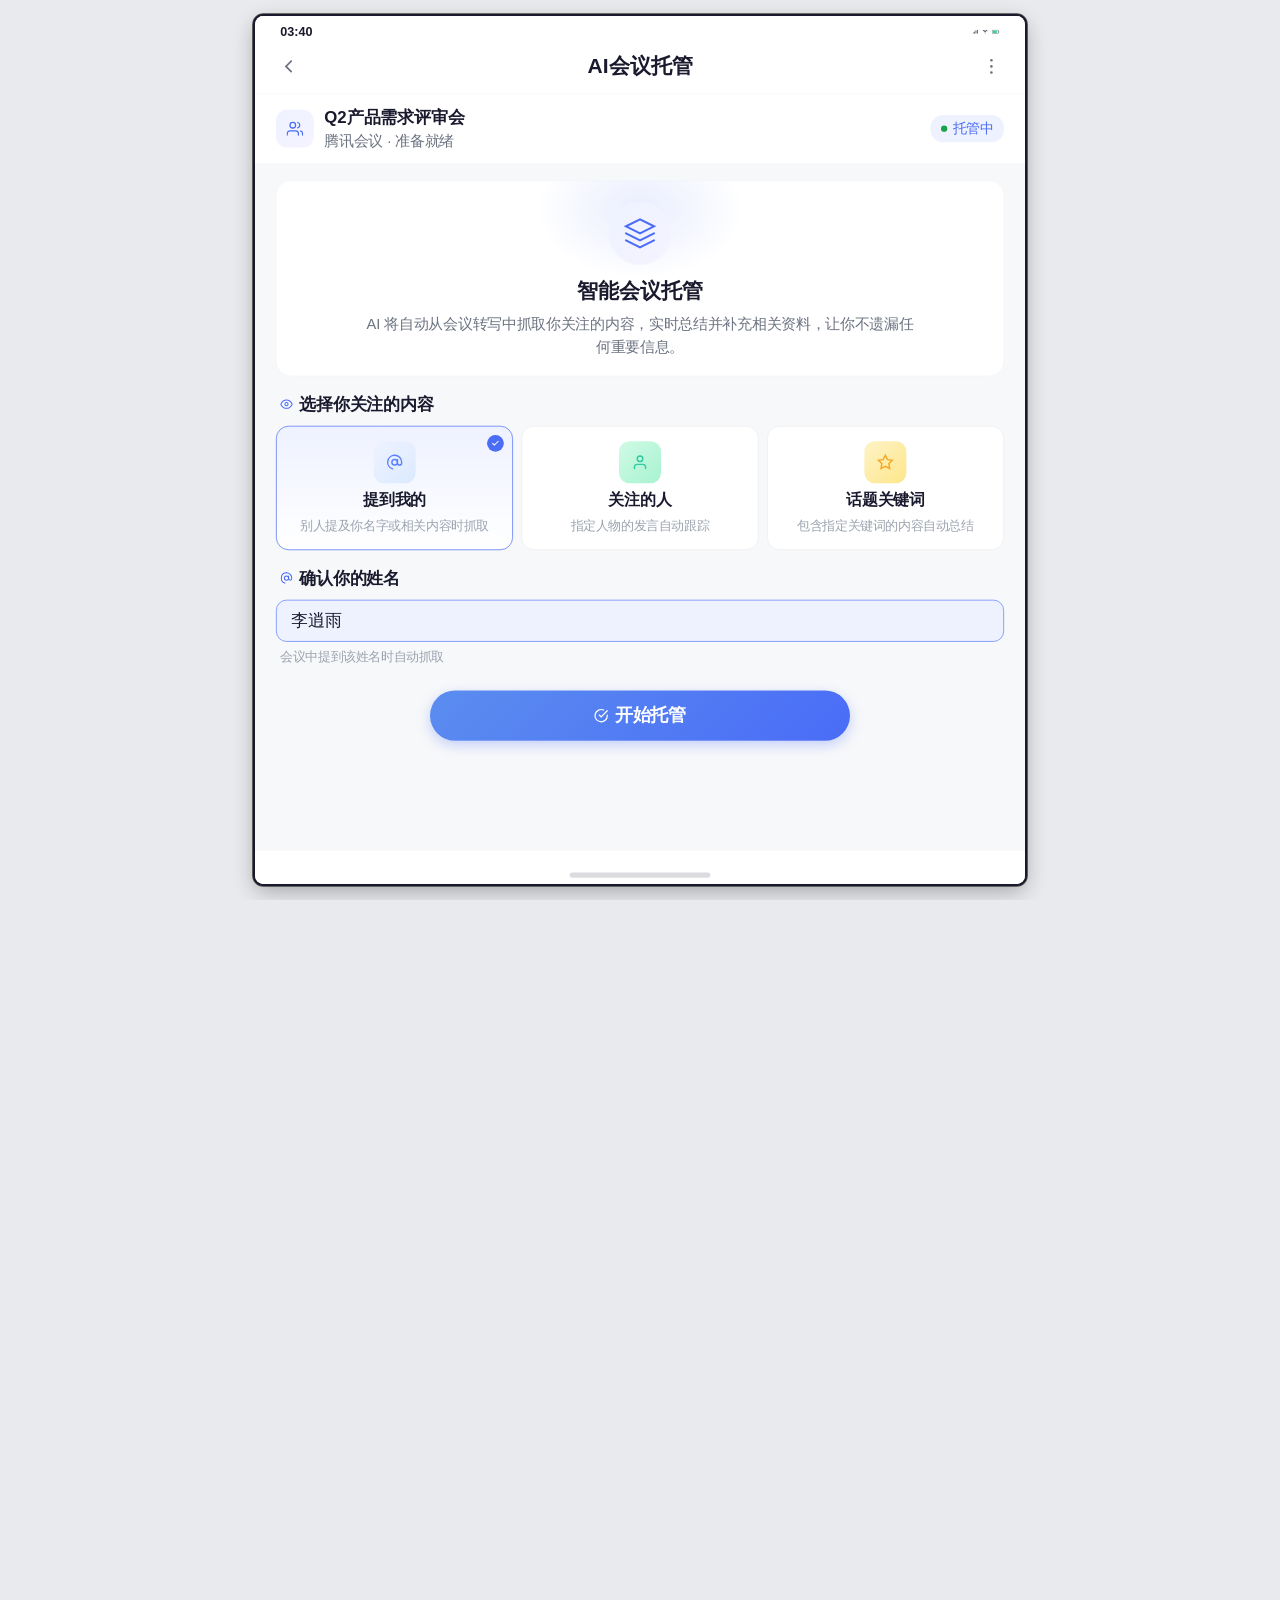
<file: hosting.html>
<!DOCTYPE html>
<html lang="zh-CN">
<head>
<meta charset="UTF-8">
<meta name="viewport" content="width=device-width, initial-scale=1.0, maximum-scale=1.0, user-scalable=no">
<title>AI会议托管</title>
<link rel="stylesheet" href="hosting-style.css">
</head>
<body>

<div class="phone-statusbar">
  <span id="statusTime">10:35</span>
  <div class="phone-statusbar-right">
    <svg width="16" height="12" viewBox="0 0 16 12"><path d="M1 8h2v4H1zM5 5h2v7H5zM9 2h2v10H9zM13 0h2v12h-2z" fill="currentColor" opacity="0.9"/></svg>
    <svg width="16" height="12" viewBox="0 0 16 12"><path d="M8 2C5.8 2 3.8 2.9 2.3 4.3L1 3C2.8 1.1 5.3 0 8 0s5.2 1.1 7 3l-1.3 1.3C12.2 2.9 10.2 2 8 2zm3.5 3.5L10.2 6.8C9.6 6.3 8.8 6 8 6s-1.6.3-2.2.8L4.5 5.5C5.4 4.6 6.6 4 8 4s2.6.6 3.5 1.5zM8 8c-.8 0-1.5.7-1.5 1.5S7.2 11 8 11s1.5-.7 1.5-1.5S8.8 8 8 8z" fill="currentColor"/></svg>
    <svg width="22" height="12" viewBox="0 0 22 12"><rect x="0" y="1" width="18" height="10" rx="2" stroke="currentColor" stroke-width="1.2" fill="none"/><rect x="18.5" y="3.5" width="2" height="5" rx="1" fill="currentColor" opacity="0.4"/><rect x="1.5" y="2.5" width="12" height="7" rx="1" fill="#34D399"/></svg>
  </div>
</div>

<div class="header">
  <div class="header-side">
    <button class="header-btn">
      <svg viewBox="0 0 24 24" fill="none" stroke="currentColor" stroke-width="2" stroke-linecap="round"><polyline points="15 18 9 12 15 6"/></svg>
    </button>
  </div>
  <span class="header-title">AI会议托管</span>
  <div class="header-side">
    <button class="header-btn">
      <svg viewBox="0 0 24 24" fill="currentColor"><circle cx="12" cy="5" r="1.5"/><circle cx="12" cy="12" r="1.5"/><circle cx="12" cy="19" r="1.5"/></svg>
    </button>
  </div>
</div>

<div class="source-bar">
  <div class="source-info">
    <div class="source-icon">
      <svg width="48" height="48" viewBox="0 0 24 24" fill="none" stroke="currentColor" stroke-width="1.8" stroke-linecap="round">
        <path d="M17 21v-2a4 4 0 00-4-4H5a4 4 0 00-4 4v2"/>
        <circle cx="9" cy="7" r="4"/>
        <path d="M23 21v-2a4 4 0 00-3-3.87"/>
        <path d="M16 3.13a4 4 0 010 7.75"/>
      </svg>
    </div>
    <div class="source-text">
      <span class="source-name">Q2产品需求评审会</span>
      <span class="source-detail" id="sourceDetail">腾讯会议 · 准备就绪</span>
    </div>
  </div>
  <div class="source-right">
    <span class="source-badge" id="sourceBadge">
      <span class="live-dot"></span>托管中
    </span>
  </div>
</div>

<!-- Phase 1: 启动引导 -->
<div class="content-area" id="contentArea">
  <div class="setup-view" id="setupView">
    <div class="setup-hero">
      <div class="hero-glow"></div>
      <div class="hero-icon">
        <svg width="96" height="96" viewBox="0 0 24 24" fill="none" stroke="currentColor" stroke-width="1.5" stroke-linecap="round">
          <path d="M12 2L2 7l10 5 10-5-10-5z"/>
          <path d="M2 17l10 5 10-5"/>
          <path d="M2 12l10 5 10-5"/>
        </svg>
      </div>
      <h2 class="hero-title">智能会议托管</h2>
      <p class="hero-desc">AI 将自动从会议转写中抓取你关注的内容，实时总结并补充相关资料，让你不遗漏任何重要信息。</p>
    </div>

    <div class="setup-section">
      <div class="section-label">
        <span class="label-icon">
          <svg width="36" height="36" viewBox="0 0 24 24" fill="none" stroke="currentColor" stroke-width="2" stroke-linecap="round"><path d="M1 12s4-8 11-8 11 8 11 8-4 8-11 8-11-8-11-8z"/><circle cx="12" cy="12" r="3"/></svg>
        </span>
        选择你关注的内容
      </div>

      <div class="focus-grid" id="focusGrid">
        <div class="focus-card selected" data-type="mention">
          <div class="focus-card-check">
            <svg width="24" height="24" viewBox="0 0 24 24" fill="none" stroke="#fff" stroke-width="3" stroke-linecap="round"><polyline points="20 6 9 17 4 12"/></svg>
          </div>
          <div class="focus-card-icon mention">
            <svg width="48" height="48" viewBox="0 0 24 24" fill="none" stroke="currentColor" stroke-width="2" stroke-linecap="round"><path d="M12 2a10 10 0 00-3 19.5"/><circle cx="12" cy="12" r="4"/><path d="M16 8v5a3 3 0 006 0v-1a10 10 0 00-10-10"/></svg>
          </div>
          <span class="focus-card-title">提到我的</span>
          <span class="focus-card-desc">别人提及你名字或相关内容时抓取</span>
        </div>
        <div class="focus-card" data-type="person">
          <div class="focus-card-check">
            <svg width="24" height="24" viewBox="0 0 24 24" fill="none" stroke="#fff" stroke-width="3" stroke-linecap="round"><polyline points="20 6 9 17 4 12"/></svg>
          </div>
          <div class="focus-card-icon person">
            <svg width="48" height="48" viewBox="0 0 24 24" fill="none" stroke="currentColor" stroke-width="2" stroke-linecap="round"><path d="M20 21v-2a4 4 0 00-4-4H8a4 4 0 00-4 4v2"/><circle cx="12" cy="7" r="4"/></svg>
          </div>
          <span class="focus-card-title">关注的人</span>
          <span class="focus-card-desc">指定人物的发言自动跟踪</span>
        </div>
        <div class="focus-card" data-type="topic">
          <div class="focus-card-check">
            <svg width="24" height="24" viewBox="0 0 24 24" fill="none" stroke="#fff" stroke-width="3" stroke-linecap="round"><polyline points="20 6 9 17 4 12"/></svg>
          </div>
          <div class="focus-card-icon topic">
            <svg width="48" height="48" viewBox="0 0 24 24" fill="none" stroke="currentColor" stroke-width="2" stroke-linecap="round"><polygon points="12 2 15.09 8.26 22 9.27 17 14.14 18.18 21.02 12 17.77 5.82 21.02 7 14.14 2 9.27 8.91 8.26 12 2"/></svg>
          </div>
          <span class="focus-card-title">话题关键词</span>
          <span class="focus-card-desc">包含指定关键词的内容自动总结</span>
        </div>
      </div>
    </div>

    <div class="setup-section" id="mentionSection">
      <div class="section-label">
        <span class="label-icon">
          <svg width="36" height="36" viewBox="0 0 24 24" fill="none" stroke="currentColor" stroke-width="2" stroke-linecap="round"><path d="M12 2a10 10 0 00-3 19.5"/><circle cx="12" cy="12" r="4"/><path d="M16 8v5a3 3 0 006 0v-1a10 10 0 00-10-10"/></svg>
        </span>
        确认你的姓名
      </div>
      <div class="mention-name-wrap">
        <input type="text" class="mention-name-input" id="mentionNameInput" value="李逍雨" placeholder="输入你的姓名">
        <span class="mention-name-hint">会议中提到该姓名时自动抓取</span>
      </div>
    </div>

    <div class="setup-section" id="personSection" style="display:none;">
      <div class="section-label">
        <span class="label-icon">
          <svg width="36" height="36" viewBox="0 0 24 24" fill="none" stroke="currentColor" stroke-width="2" stroke-linecap="round"><path d="M20 21v-2a4 4 0 00-4-4H8a4 4 0 00-4 4v2"/><circle cx="12" cy="7" r="4"/></svg>
        </span>
        选择关注的人
      </div>
      <div class="person-chips" id="personChips">
        <div class="person-chip selected" data-person="张毅">
          <span class="person-avatar" style="background:#2ECAA0;">张</span>
          <span class="person-name">张毅</span>
          <span class="person-check">
            <svg width="18" height="18" viewBox="0 0 24 24" fill="none" stroke="currentColor" stroke-width="3" stroke-linecap="round"><polyline points="20 6 9 17 4 12"/></svg>
          </span>
        </div>
        <div class="person-chip" data-person="未知说话人1">
          <span class="person-avatar" style="background:#F5A623;">未</span>
          <span class="person-name">未知说话人1</span>
          <span class="person-check">
            <svg width="18" height="18" viewBox="0 0 24 24" fill="none" stroke="currentColor" stroke-width="3" stroke-linecap="round"><polyline points="20 6 9 17 4 12"/></svg>
          </span>
        </div>
        <div class="person-chip" data-person="未知说话人2">
          <span class="person-avatar" style="background:#A78BFA;">未</span>
          <span class="person-name">未知说话人2</span>
          <span class="person-check">
            <svg width="18" height="18" viewBox="0 0 24 24" fill="none" stroke="currentColor" stroke-width="3" stroke-linecap="round"><polyline points="20 6 9 17 4 12"/></svg>
          </span>
        </div>
      </div>
    </div>

    <div class="setup-section" id="topicSection" style="display:none;">
      <div class="section-label">
        <span class="label-icon">
          <svg width="36" height="36" viewBox="0 0 24 24" fill="none" stroke="currentColor" stroke-width="2" stroke-linecap="round"><polygon points="12 2 15.09 8.26 22 9.27 17 14.14 18.18 21.02 12 17.77 5.82 21.02 7 14.14 2 9.27 8.91 8.26 12 2"/></svg>
        </span>
        设置关注的关键词
      </div>
      <div class="topic-tags" id="topicTags">
        <div class="topic-tag selected" data-kw="交互">交互</div>
        <div class="topic-tag" data-kw="排期">排期</div>
        <div class="topic-tag" data-kw="技术方案">技术方案</div>
        <div class="topic-tag" data-kw="设计">设计</div>
        <div class="topic-tag" data-kw="需求">需求</div>
        <div class="topic-tag" data-kw="风险">风险</div>
      </div>
      <div class="topic-input-wrap">
        <input type="text" class="topic-input" id="topicInput" placeholder="输入自定义关键词，回车添加">
      </div>
    </div>

    <div class="setup-action">
      <button class="start-btn" id="startBtn">
        <svg width="42" height="42" viewBox="0 0 24 24" fill="none" stroke="currentColor" stroke-width="2" stroke-linecap="round"><path d="M22 11.08V12a10 10 0 11-5.93-9.14"/><polyline points="22 4 12 14.01 9 11.01"/></svg>
        开始托管
      </button>
    </div>
  </div>

  <!-- Phase 2: 托管视图 -->
  <div class="hosting-view" id="hostingView" style="display:none;">
    <div class="tab-bar" id="tabBar"></div>
    <div class="tab-panels" id="tabPanels"></div>
  </div>
</div>

<div class="bottom-bar">
  <div class="bottom-actions-full" id="bottomActions">
    <button class="action-btn-bottom" id="pauseBtn" style="display:none;">
      <svg width="42" height="42" viewBox="0 0 24 24" fill="none" stroke="currentColor" stroke-width="2" stroke-linecap="round"><rect x="6" y="4" width="4" height="16" rx="1"/><rect x="14" y="4" width="4" height="16" rx="1"/></svg>
      暂停托管
    </button>
    <button class="action-btn-bottom primary" id="exportBtn" style="display:none;">
      <svg width="42" height="42" viewBox="0 0 24 24" fill="none" stroke="currentColor" stroke-width="2" stroke-linecap="round"><path d="M19 21H5a2 2 0 01-2-2V5a2 2 0 012-2h11l5 5v11a2 2 0 01-2 2z"/><polyline points="17 21 17 13 7 13 7 21"/><polyline points="7 3 7 8 15 8"/></svg>
      导出报告
    </button>
  </div>
  <div class="home-indicator"></div>
</div>

<div class="context-modal" id="contextModal">
  <div class="context-backdrop" id="contextBackdrop"></div>
  <div class="context-sheet" id="contextSheet">
    <div class="context-handle"></div>
    <div class="context-header">
      <span class="context-title">前文上下文</span>
      <button class="context-close" id="contextClose">
        <svg width="36" height="36" viewBox="0 0 24 24" fill="none" stroke="currentColor" stroke-width="2.5" stroke-linecap="round"><line x1="18" y1="6" x2="6" y2="18"/><line x1="6" y1="6" x2="18" y2="18"/></svg>
      </button>
    </div>
    <div class="context-body" id="contextBody"></div>
  </div>
</div>

<script>
(function() {
  var W = 2200, H = 2480, PAD = 32;
  function fit() {
    var vw = window.innerWidth;
    var vh = window.innerHeight;
    var sx = (vw - PAD) / W;
    var sy = (vh - PAD) / H;
    var s = Math.min(sx, sy, 1);
    document.body.style.transform = 'scale(' + s + ')';
  }
  if (window.parent === window) { fit(); window.addEventListener('resize', fit); }
})();
</script>
<script src="hosting-app.js"></script>
</body>
</html>
</file>
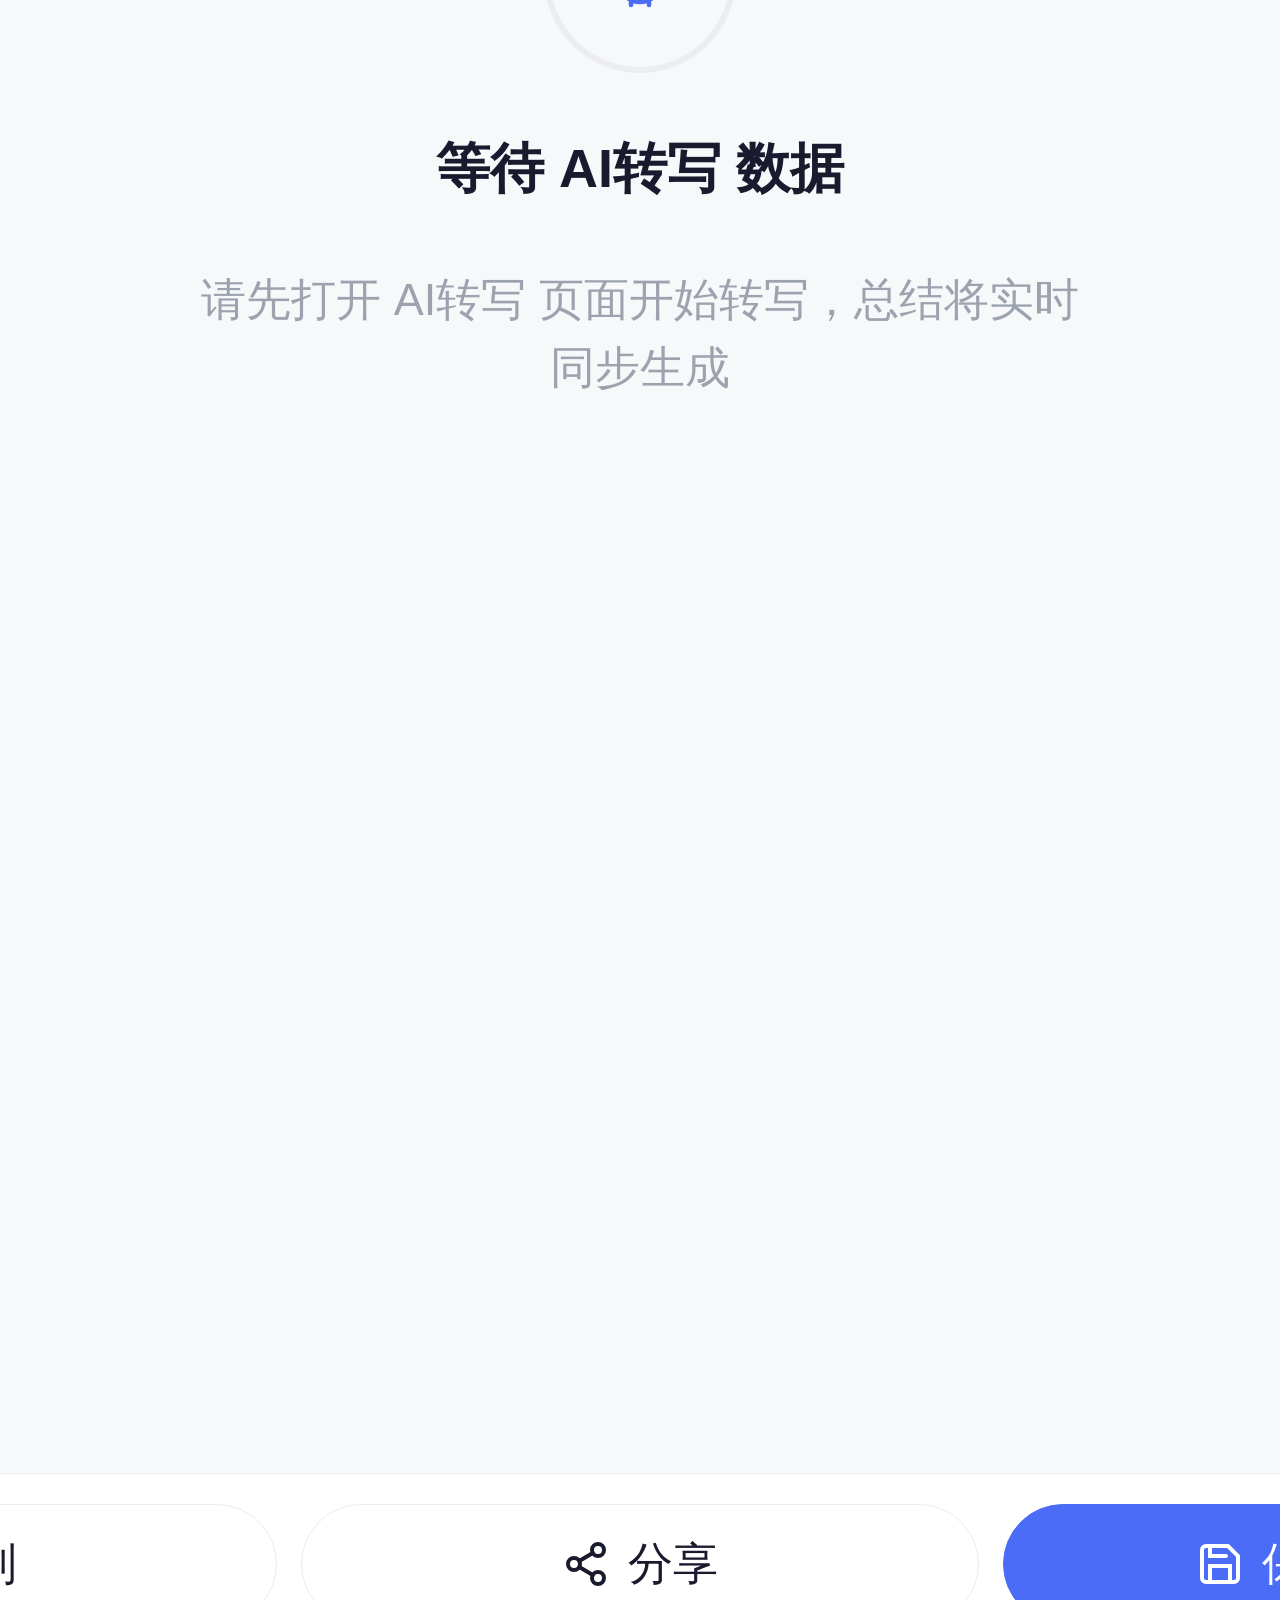
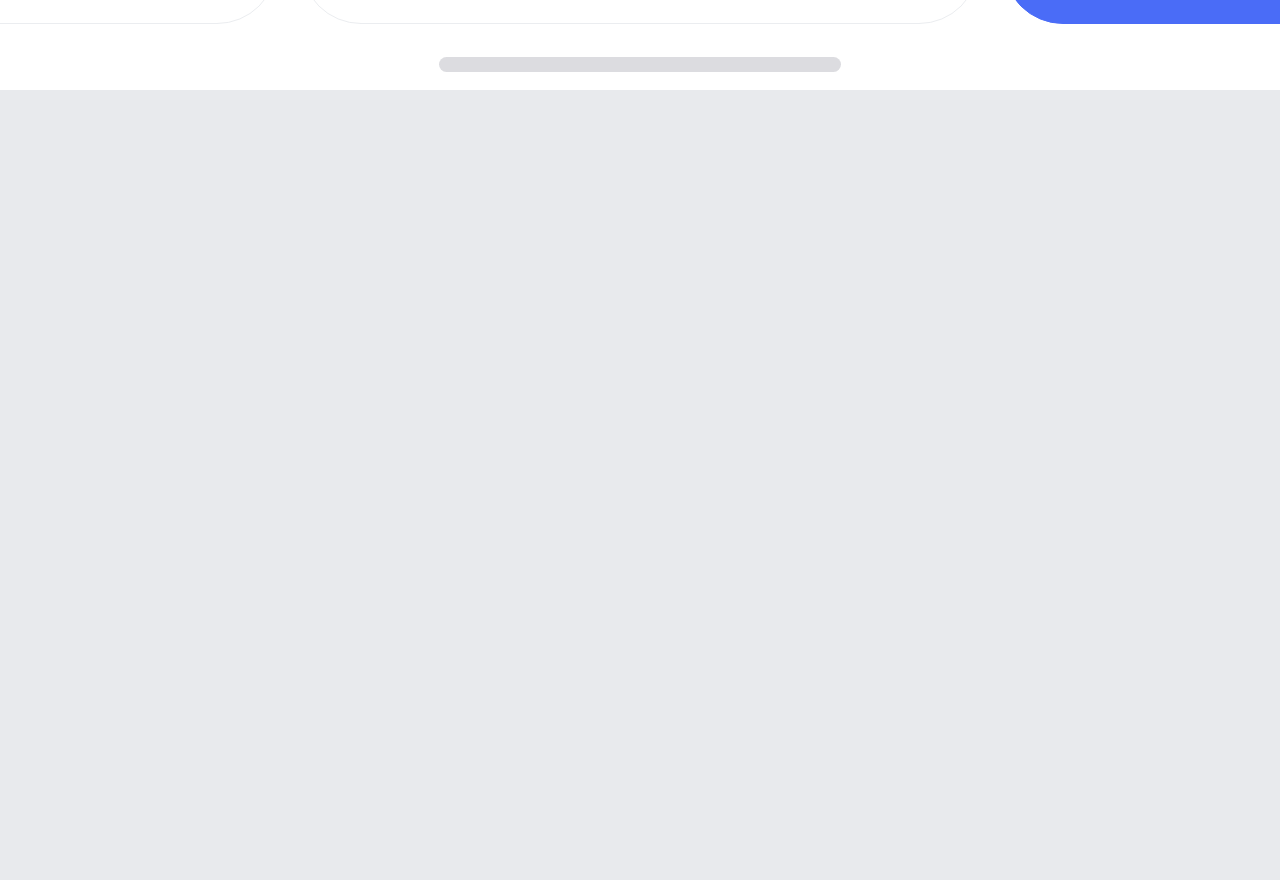
<file: summary.html>
<!DOCTYPE html>
<html lang="zh-CN">
<head>
<meta charset="UTF-8">
<meta name="viewport" content="width=device-width, initial-scale=1.0, maximum-scale=1.0, user-scalable=no">
<title>AI总结</title>
<link rel="stylesheet" href="summary-style.css">
</head>
<body>

<div class="phone-statusbar">
  <span id="statusTime">10:35</span>
  <div class="phone-statusbar-right">
    <svg width="16" height="12" viewBox="0 0 16 12"><path d="M1 8h2v4H1zM5 5h2v7H5zM9 2h2v10H9zM13 0h2v12h-2z" fill="currentColor" opacity="0.9"/></svg>
    <svg width="16" height="12" viewBox="0 0 16 12"><path d="M8 2C5.8 2 3.8 2.9 2.3 4.3L1 3C2.8 1.1 5.3 0 8 0s5.2 1.1 7 3l-1.3 1.3C12.2 2.9 10.2 2 8 2zm3.5 3.5L10.2 6.8C9.6 6.3 8.8 6 8 6s-1.6.3-2.2.8L4.5 5.5C5.4 4.6 6.6 4 8 4s2.6.6 3.5 1.5zM8 8c-.8 0-1.5.7-1.5 1.5S7.2 11 8 11s1.5-.7 1.5-1.5S8.8 8 8 8z" fill="currentColor"/></svg>
    <svg width="22" height="12" viewBox="0 0 22 12"><rect x="0" y="1" width="18" height="10" rx="2" stroke="currentColor" stroke-width="1.2" fill="none"/><rect x="18.5" y="3.5" width="2" height="5" rx="1" fill="currentColor" opacity="0.4"/><rect x="1.5" y="2.5" width="12" height="7" rx="1" fill="#34D399"/></svg>
  </div>
</div>

<div class="header">
  <div class="header-side">
    <button class="header-btn" title="搜索">
      <svg viewBox="0 0 24 24" fill="none" stroke="currentColor" stroke-width="2" stroke-linecap="round"><circle cx="11" cy="11" r="8"/><path d="M21 21l-4.35-4.35"/></svg>
    </button>
  </div>
  <span class="header-title">AI总结</span>
  <div class="header-side">
    <button class="header-btn" title="更多">
      <svg viewBox="0 0 24 24" fill="currentColor"><circle cx="12" cy="5" r="1.5"/><circle cx="12" cy="12" r="1.5"/><circle cx="12" cy="19" r="1.5"/></svg>
    </button>
  </div>
</div>

<div class="source-bar">
  <div class="source-info">
    <div class="source-icon">
      <svg width="48" height="48" viewBox="0 0 24 24" fill="none" stroke="currentColor" stroke-width="2" stroke-linecap="round"><path d="M12 2L2 7l10 5 10-5-10-5z"/><path d="M2 17l10 5 10-5"/><path d="M2 12l10 5 10-5"/></svg>
    </div>
    <div class="source-text">
      <span class="source-name">Q2产品需求评审会</span>
      <span class="source-detail" id="sourceDetail">腾讯会议 · 等待转写数据...</span>
    </div>
  </div>
  <div class="source-right">
    <span class="source-badge" id="sourceBadge">
      <span class="live-dot"></span>实时同步中
    </span>
  </div>
</div>

<div class="progress-bar-wrap" id="progressWrap">
  <div class="progress-bar" id="progressBar" style="width:0%"></div>
</div>

<div class="content-area" id="contentArea">

  <div class="loading-state" id="loadingState">
    <div class="loading-brain">
      <div class="brain-ring"></div>
      <div class="brain-icon">
        <svg width="72" height="72" viewBox="0 0 24 24" fill="none" stroke="var(--primary)" stroke-width="1.5" stroke-linecap="round"><path d="M12 2a5 5 0 015 5c0 1.5-.5 2.8-1.5 3.8L12 14l-3.5-3.2A5 5 0 017 7a5 5 0 015-5z"/><path d="M9 22v-4a2 2 0 012-2h2a2 2 0 012 2v4"/><path d="M5 12v2a7 7 0 0014 0v-2"/></svg>
      </div>
    </div>
    <div class="loading-text" id="loadingText">等待 AI转写 数据</div>
    <div class="loading-sub" id="loadingSub">请先打开 AI转写 页面开始转写，总结将实时同步生成</div>
  </div>

  <div class="summary-content" id="summaryContent" style="display:none;">

    <div class="summary-card" id="card-overview" data-trigger="2">
      <div class="card-header">
        <div class="card-icon" style="background:#EEF2FF;color:var(--primary);">
          <svg width="48" height="48" viewBox="0 0 24 24" fill="none" stroke="currentColor" stroke-width="2" stroke-linecap="round"><path d="M14 2H6a2 2 0 00-2 2v16a2 2 0 002 2h12a2 2 0 002-2V8z"/><path d="M14 2v6h6"/></svg>
        </div>
        <span class="card-title">内容概要</span>
        <span class="card-live-tag">实时更新</span>
      </div>
      <div class="card-body">
        <p class="summary-text" id="overviewText"></p>
      </div>
    </div>

    <div class="summary-card" id="card-keypoints" data-trigger="5">
      <div class="card-header">
        <div class="card-icon" style="background:#FEF3C7;color:var(--speaker-c);">
          <svg width="48" height="48" viewBox="0 0 24 24" fill="none" stroke="currentColor" stroke-width="2" stroke-linecap="round"><polygon points="12 2 15.09 8.26 22 9.27 17 14.14 18.18 21.02 12 17.77 5.82 21.02 7 14.14 2 9.27 8.91 8.26 12 2"/></svg>
        </div>
        <span class="card-title">关键要点</span>
        <span class="card-count" id="keypointCount"></span>
      </div>
      <div class="card-body" id="keypointBody"></div>
    </div>

    <div class="summary-card" id="card-decisions" data-trigger="9">
      <div class="card-header">
        <div class="card-icon" style="background:#DCFCE7;color:#16A34A;">
          <svg width="48" height="48" viewBox="0 0 24 24" fill="none" stroke="currentColor" stroke-width="2" stroke-linecap="round"><path d="M9 11l3 3L22 4"/><path d="M21 12v7a2 2 0 01-2 2H5a2 2 0 01-2-2V5a2 2 0 012-2h11"/></svg>
        </div>
        <span class="card-title">决策结论</span>
        <span class="card-count" id="decisionCount"></span>
      </div>
      <div class="card-body" id="decisionBody"></div>
    </div>

    <div class="summary-card" id="card-todos" data-trigger="13">
      <div class="card-header">
        <div class="card-icon" style="background:#EDE9FE;color:var(--speaker-d);">
          <svg width="48" height="48" viewBox="0 0 24 24" fill="none" stroke="currentColor" stroke-width="2" stroke-linecap="round"><rect x="3" y="3" width="18" height="18" rx="2"/><path d="M9 12l2 2 4-4"/></svg>
        </div>
        <span class="card-title">待办事项</span>
        <span class="card-count" id="todoCount"></span>
      </div>
      <div class="card-body" id="todoBody"></div>
    </div>

    <div class="summary-card" id="card-risks" data-trigger="11">
      <div class="card-header">
        <div class="card-icon" style="background:#FEF2F2;color:#DC2626;">
          <svg width="48" height="48" viewBox="0 0 24 24" fill="none" stroke="currentColor" stroke-width="2" stroke-linecap="round"><circle cx="12" cy="12" r="10"/><path d="M12 8v4"/><path d="M12 16h.01"/></svg>
        </div>
        <span class="card-title">风险与待确认</span>
        <span class="card-count" id="riskCount"></span>
      </div>
      <div class="card-body" id="riskBody"></div>
    </div>

    <div class="summary-card" id="card-timeline" data-trigger="3">
      <div class="card-header">
        <div class="card-icon" style="background:#F0F9FF;color:#0284C7;">
          <svg width="48" height="48" viewBox="0 0 24 24" fill="none" stroke="currentColor" stroke-width="2" stroke-linecap="round"><circle cx="12" cy="12" r="10"/><polyline points="12 6 12 12 16 14"/></svg>
        </div>
        <span class="card-title">内容时间线</span>
        <span class="card-live-tag">实时更新</span>
      </div>
      <div class="card-body">
        <div class="timeline" id="timelineBody"></div>
      </div>
    </div>

  </div>
</div>

<div class="bottom-bar">
  <div class="bottom-actions-full">
    <button class="action-btn-bottom" id="copyBtn">
      <svg width="48" height="48" viewBox="0 0 24 24" fill="none" stroke="currentColor" stroke-width="2" stroke-linecap="round"><rect x="9" y="9" width="13" height="13" rx="2"/><path d="M5 15H4a2 2 0 01-2-2V4a2 2 0 012-2h9a2 2 0 012 2v1"/></svg>
      复制
    </button>
    <button class="action-btn-bottom" id="shareBtn">
      <svg width="48" height="48" viewBox="0 0 24 24" fill="none" stroke="currentColor" stroke-width="2" stroke-linecap="round"><circle cx="18" cy="5" r="3"/><circle cx="6" cy="12" r="3"/><circle cx="18" cy="19" r="3"/><path d="M8.59 13.51l6.83 3.98"/><path d="M15.41 6.51l-6.82 3.98"/></svg>
      分享
    </button>
    <button class="action-btn-bottom primary" id="saveBtn">
      <svg width="48" height="48" viewBox="0 0 24 24" fill="none" stroke="currentColor" stroke-width="2" stroke-linecap="round"><path d="M19 21H5a2 2 0 01-2-2V5a2 2 0 012-2h11l5 5v11a2 2 0 01-2 2z"/><polyline points="17 21 17 13 7 13 7 21"/><polyline points="7 3 7 8 15 8"/></svg>
      保存到笔记
    </button>
  </div>
  <div class="home-indicator"></div>
</div>

<script src="summary-app.js"></script>
</body>
</html>
</file>
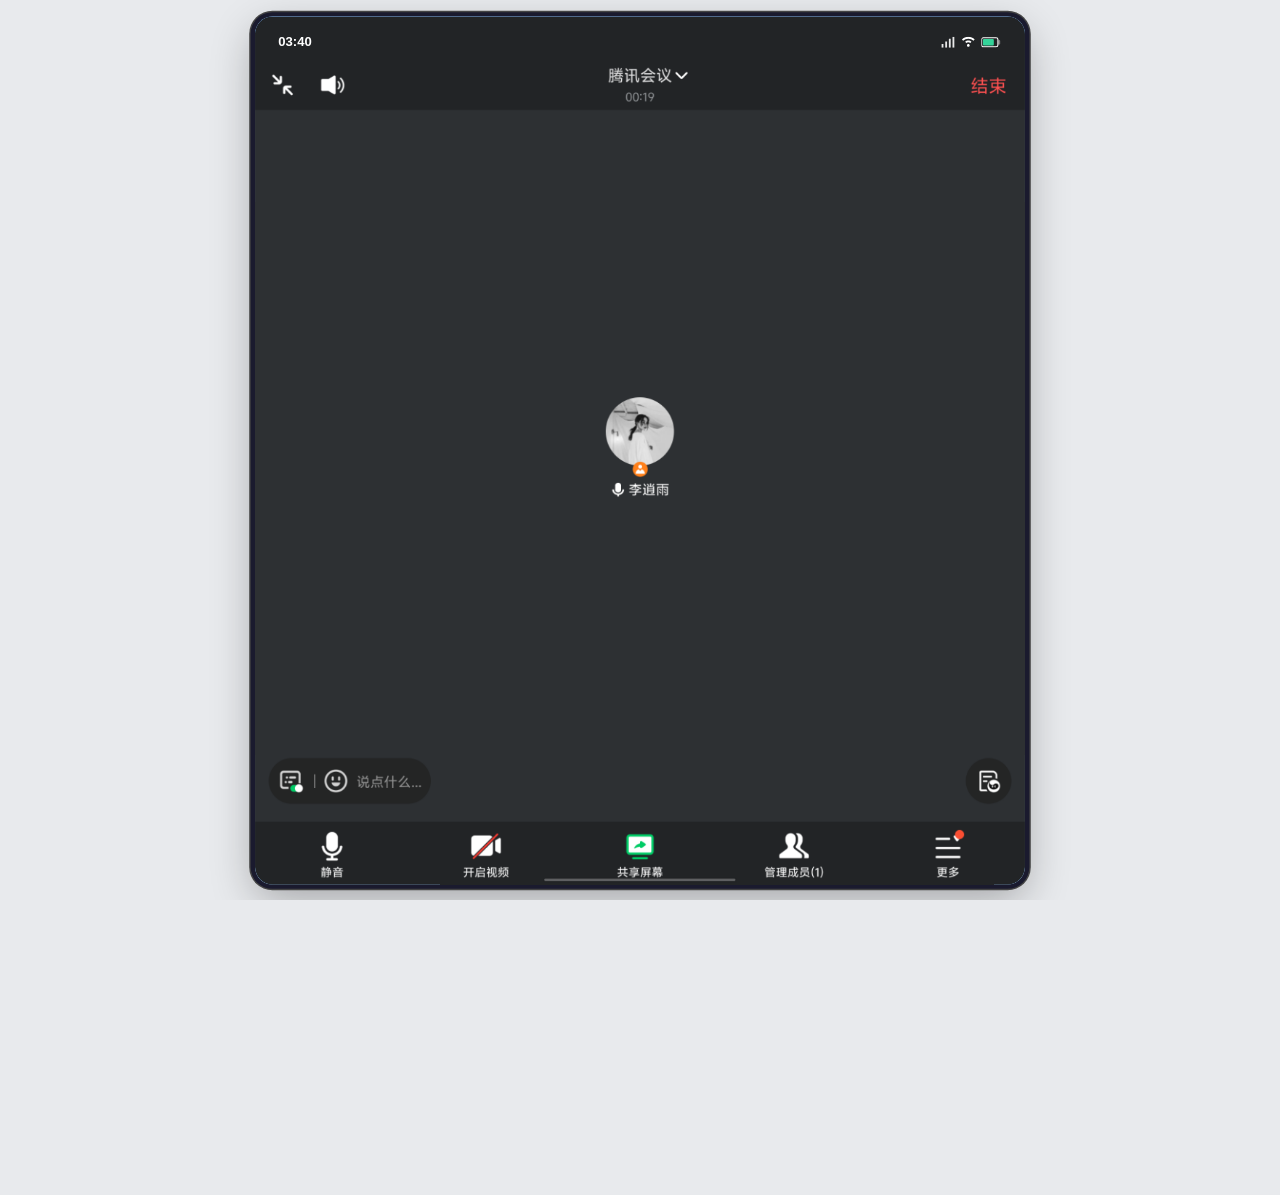
<file: workspace.html>
<!DOCTYPE html>
<html lang="zh-CN">
<head>
<meta charset="UTF-8">
<meta name="viewport" content="width=device-width, initial-scale=1.0, maximum-scale=1.0, user-scalable=no">
<title>原子工作台</title>
<link rel="stylesheet" href="workspace-style.css">
</head>
<body>

<div class="phone-statusbar">
  <span id="statusTime">10:35</span>
  <div class="phone-statusbar-right">
    <svg width="16" height="12" viewBox="0 0 16 12"><path d="M1 8h2v4H1zM5 5h2v7H5zM9 2h2v10H9zM13 0h2v12h-2z" fill="currentColor" opacity="0.9"/></svg>
    <svg width="16" height="12" viewBox="0 0 16 12"><path d="M8 2C5.8 2 3.8 2.9 2.3 4.3L1 3C2.8 1.1 5.3 0 8 0s5.2 1.1 7 3l-1.3 1.3C12.2 2.9 10.2 2 8 2zm3.5 3.5L10.2 6.8C9.6 6.3 8.8 6 8 6s-1.6.3-2.2.8L4.5 5.5C5.4 4.6 6.6 4 8 4s2.6.6 3.5 1.5zM8 8c-.8 0-1.5.7-1.5 1.5S7.2 11 8 11s1.5-.7 1.5-1.5S8.8 8 8 8z" fill="currentColor"/></svg>
    <svg width="22" height="12" viewBox="0 0 22 12"><rect x="0" y="1" width="18" height="10" rx="2" stroke="currentColor" stroke-width="1.2" fill="none"/><rect x="18.5" y="3.5" width="2" height="5" rx="1" fill="currentColor" opacity="0.4"/><rect x="1.5" y="2.5" width="12" height="7" rx="1" fill="#34D399"/></svg>
  </div>
</div>

<div class="fullscreen-meeting" id="fullscreenMeeting">
  <div class="fullscreen-cover"></div>
  <img src="meeting-screenshot.png" class="fullscreen-img" draggable="false">
</div>

<div class="atom-island" id="atomIsland">
  <div class="atom-island-inner" id="atomIslandInner">
    <img src="xiaov-icon.png" class="atom-icon">
    <span class="atom-title">AI辅助会议</span>
    <div class="atom-spacer"></div>
    <span class="atom-btn">AI工作台</span>
  </div>
</div>

<div class="workspace" id="workspace"></div>

<div class="home-indicator"></div>

<script>
(function() {
  var W = 1060, H = 1195, PAD = 32;
  function fit() {
    var vw = window.innerWidth;
    var vh = window.innerHeight;
    var sx = (vw - PAD) / W;
    var sy = (vh - PAD) / H;
    var s = Math.min(sx, sy, 1);
    document.body.style.transform = 'scale(' + s + ')';
  }
  fit();
  window.addEventListener('resize', fit);
})();
</script>
<script src="workspace-app.js"></script>
</body>
</html>
</file>
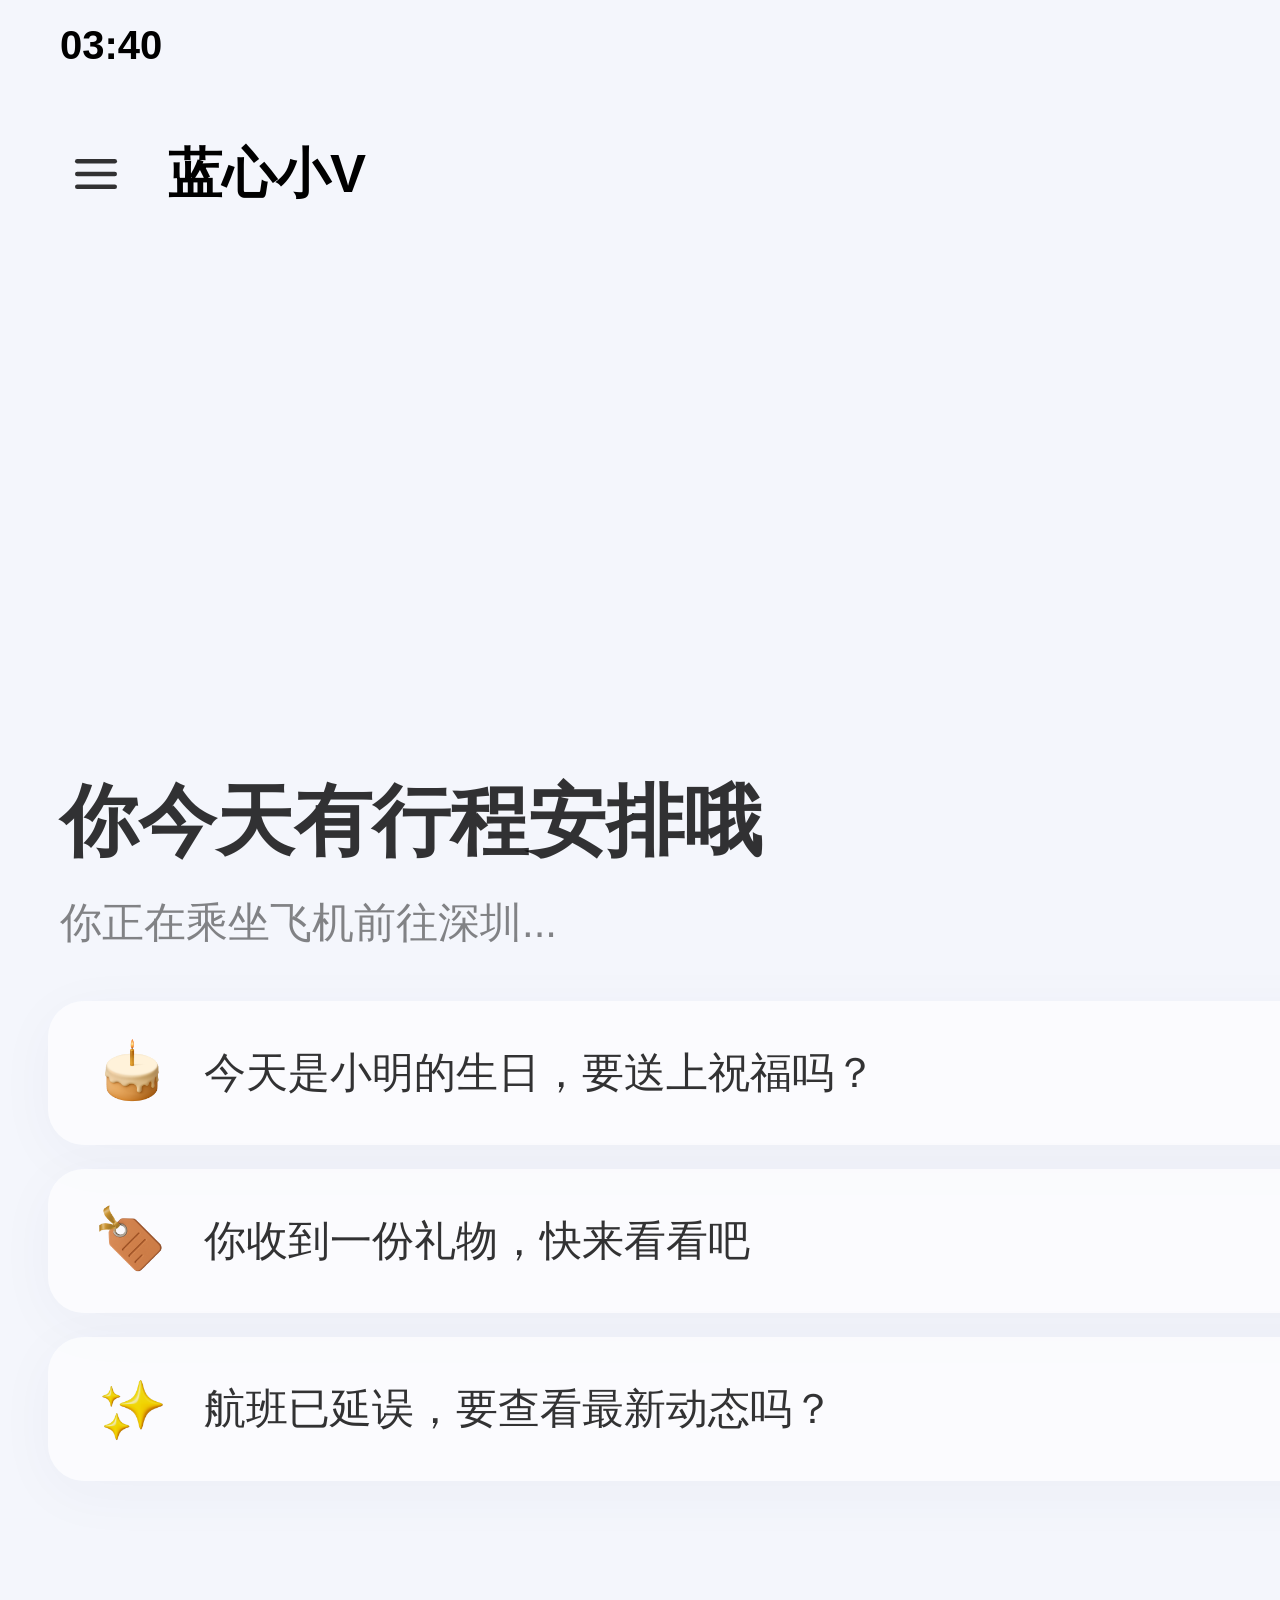
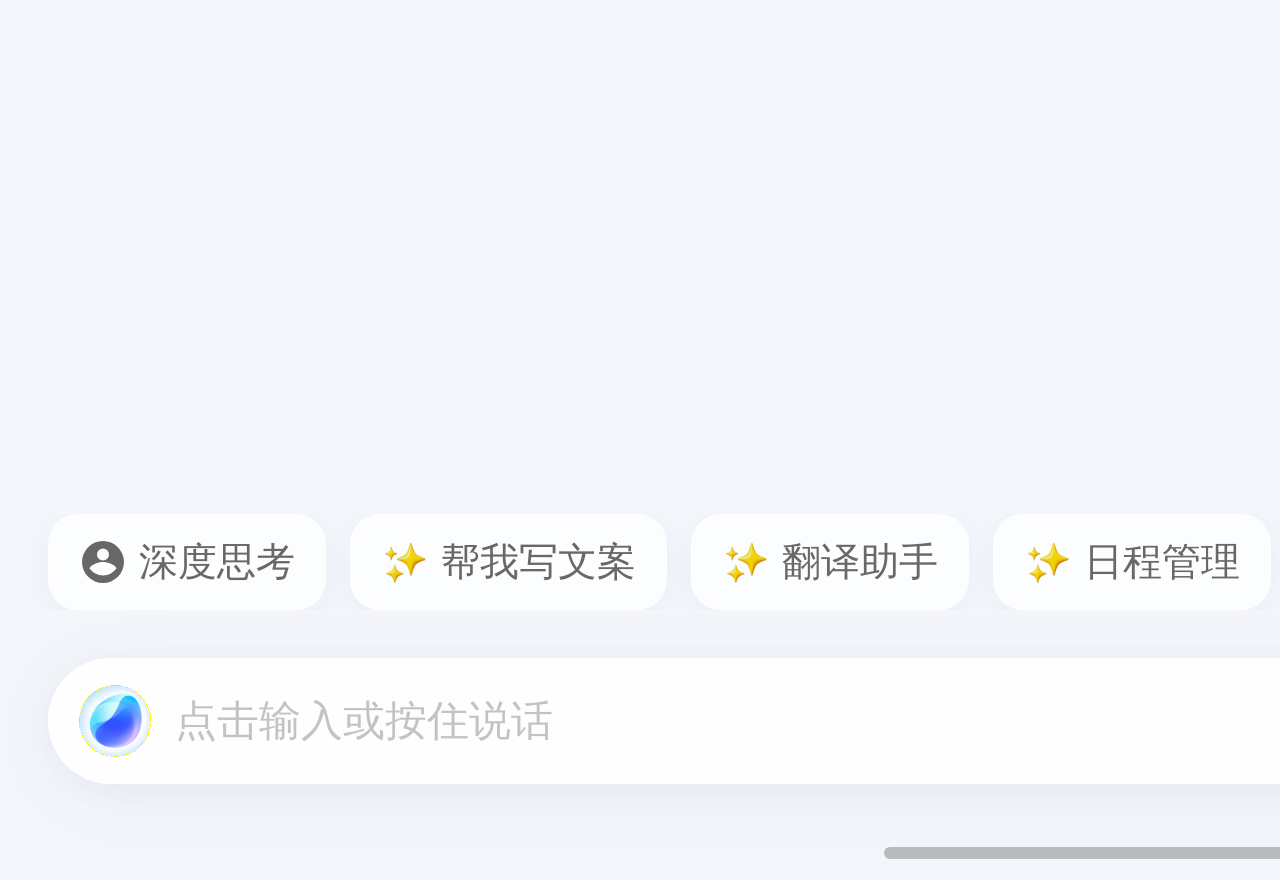
<file: xiaov.html>
<!doctype html>
<html lang="zh-CN">
  <head>
    <meta charset="UTF-8" />
    <meta name="viewport" content="width=device-width, initial-scale=1.0, user-scalable=no" />
    <title>蓝心小V</title>
    <style>
      * { margin: 0; padding: 0; box-sizing: border-box; }
      html, body { width: 2200px; height: 2480px; overflow: hidden; }
      :root {
        --font: 'vivo Sans SC VF', 'PingFang SC', 'Noto Sans SC', 'HarmonyOS Sans SC', 'Microsoft YaHei', sans-serif;
      }

      .page {
        width: 2200px; height: 2480px;
        background-color: #f4f6fc;
        position: fixed; top: 0; left: 0;
        overflow: hidden;
        display: flex; flex-direction: column;
        z-index: 999;
      }

      .status-bar {
        width: 100%; height: 90px;
        position: relative; flex-shrink: 0;
      }
      .status-bar-content {
        position: relative; width: 100%; height: 90px;
        display: flex; justify-content: space-between; align-items: center;
        padding: 0 60px;
      }
      .status-time {
        font-family: var(--font); font-size: 40px;
        font-weight: 600; line-height: 48px; color: #000;
      }

      .nav-bar {
        width: 100%; height: 168px;
        display: flex; justify-content: space-between; align-items: center;
        padding: 0 48px; flex-shrink: 0;
      }
      .nav-bar-left { display: flex; align-items: center; gap: 24px; }
      .menu-icon-container {
        width: 96px; height: 96px;
        display: flex; align-items: center; justify-content: center;
      }
      .menu-icon-container svg { width: 60px; height: 60px; }
      .nav-title {
        font-family: var(--font); font-size: 54px;
        font-weight: 600; color: #000;
      }
      .nav-bar-right { display: flex; align-items: center; gap: 66px; }
      .nav-icon {
        width: 72px; height: 72px;
        display: flex; align-items: center; justify-content: center; cursor: pointer;
      }
      .nav-icon svg { width: 72px; height: 72px; }

      .content-area {
        flex: 1; display: flex; flex-direction: column;
        overflow: hidden; position: relative;
      }

      .home-view {
        width: 100%; height: 100%;
        display: flex; flex-direction: column; justify-content: center;
        transition: opacity 0.4s ease, transform 0.4s ease;
      }
      .home-view.hidden {
        opacity: 0; transform: translateY(-40px);
        pointer-events: none; position: absolute; top: 0; left: 0;
      }
      .greeting-container { width: 100%; padding: 0 60px; }
      .greeting-inner { display: flex; flex-direction: column; gap: 18px; }
      .greeting-title {
        font-family: var(--font); font-size: 78px;
        font-weight: 600; color: rgba(0,0,0,0.8);
      }
      .greeting-sub {
        font-family: var(--font); font-size: 42px;
        font-weight: 400; line-height: 60px; color: rgba(0,0,0,0.47);
      }
      .cards-container { width: 100%; padding: 0 48px; margin-top: 48px; }
      .cards-inner { display: flex; flex-direction: column; gap: 24px; }
      .card {
        width: 100%; height: 144px; border-radius: 36px;
        background-color: rgba(255,255,255,0.64);
        box-shadow: 0px 12px 60px 0px rgba(43,52,100,0.04);
        display: flex; align-items: center; gap: 36px;
        padding: 0 48px 0 0;
      }
      .card-icon-container {
        width: 120px; height: 144px;
        display: flex; align-items: center; justify-content: center;
        padding-left: 48px; flex-shrink: 0;
      }
      .emoji-container { width: 72px; height: 72px; position: relative; }
      .emoji-container img {
        width: 72px; height: 72px; position: absolute; top: 0; left: 0; object-fit: contain;
      }
      .card-icon-placeholder { width: 72px; height: 72px; }
      .card-icon-placeholder img { width: 72px; height: 72px; object-fit: contain; }
      .card-text-area { flex: 1; min-width: 0; }
      .card-text {
        font-family: var(--font); font-size: 42px; font-weight: 500;
        color: rgba(0,0,0,0.8); white-space: nowrap;
        overflow: hidden; text-overflow: ellipsis; display: block;
      }
      .card-arrow-container {
        width: 72px; height: 72px; border-radius: 120px;
        display: flex; align-items: center; justify-content: center; flex-shrink: 0;
      }
      .card-arrow-container svg { width: 24px; height: 24px; }

      .chat-view {
        width: 100%; flex: 1;
        display: flex; flex-direction: column;
        opacity: 0; transform: translateY(40px);
        transition: opacity 0.4s ease, transform 0.4s ease;
        overflow-y: auto; padding: 40px 48px;
      }
      .chat-view.visible {
        opacity: 1; transform: translateY(0);
      }

      .chat-bubble {
        max-width: 85%; padding: 40px 52px;
        border-radius: 40px; font-family: var(--font);
        font-size: 42px; line-height: 66px; font-weight: 400;
        margin-bottom: 40px; opacity: 0;
        transform: translateY(20px);
        animation: bubbleIn 0.4s ease forwards;
      }
      @keyframes bubbleIn {
        to { opacity: 1; transform: translateY(0); }
      }
      .chat-bubble.user {
        align-self: flex-end;
        background: linear-gradient(135deg, #5b8def, #4a6cf7);
        color: #fff; border-radius: 40px 40px 12px 40px;
      }
      .chat-bubble.ai {
        align-self: flex-start;
        background: #fff; color: rgba(0,0,0,0.85);
        border-radius: 12px 40px 40px 40px;
        box-shadow: 0 6px 30px rgba(0,0,0,0.06);
      }

      .ai-avatar-row {
        display: flex; align-items: center; gap: 20px;
        margin-bottom: 16px; opacity: 0;
        animation: bubbleIn 0.3s ease forwards;
      }
      .ai-avatar {
        width: 72px; height: 72px; border-radius: 50%;
        overflow: hidden; position: relative; flex-shrink: 0;
      }
      .ai-avatar img { width: 100%; height: 100%; object-fit: cover; }
      .ai-avatar-name {
        font-family: var(--font); font-size: 36px;
        font-weight: 500; color: rgba(0,0,0,0.5);
      }

      .typing-cursor {
        display: inline-block; width: 4px; height: 42px;
        background: rgba(0,0,0,0.4); margin-left: 4px;
        vertical-align: middle; border-radius: 2px;
        animation: cursorBlink 0.6s infinite;
      }
      @keyframes cursorBlink {
        0%, 100% { opacity: 1; }
        50% { opacity: 0; }
      }

      .agent-cards-wrap {
        display: flex; flex-direction: column; gap: 24px;
        margin-top: 32px;
      }
      .agent-card {
        display: flex; align-items: center; gap: 32px;
        background: linear-gradient(135deg, #f0f4ff 0%, #e8eeff 100%);
        border-radius: 32px; padding: 36px 40px;
        cursor: pointer; transition: transform 0.15s ease, box-shadow 0.15s ease;
        opacity: 0; transform: translateY(16px) scale(0.97);
      }
      .agent-card.show {
        animation: cardIn 0.45s cubic-bezier(0.22,1,0.36,1) forwards;
      }
      @keyframes cardIn {
        to { opacity: 1; transform: translateY(0) scale(1); }
      }
      .agent-card:active { transform: scale(0.97); }
      .agent-card-icon {
        width: 96px; height: 96px; border-radius: 24px;
        display: flex; align-items: center; justify-content: center;
        flex-shrink: 0; font-size: 48px;
      }
      .agent-card-icon.blue { background: linear-gradient(135deg, #5b8def, #4a6cf7); }
      .agent-card-icon.green { background: linear-gradient(135deg, #34d399, #10b981); }
      .agent-card-icon.purple { background: linear-gradient(135deg, #a78bfa, #7c3aed); }
      .agent-card-icon svg { width: 52px; height: 52px; }
      .agent-card-body { flex: 1; min-width: 0; }
      .agent-card-title {
        font-family: var(--font); font-size: 42px;
        font-weight: 600; color: rgba(0,0,0,0.85);
      }
      .agent-card-desc {
        font-family: var(--font); font-size: 34px;
        font-weight: 400; color: rgba(0,0,0,0.45);
        margin-top: 8px;
      }
      .agent-card-arrow {
        width: 48px; height: 48px; flex-shrink: 0;
        display: flex; align-items: center; justify-content: center;
      }
      .agent-card-arrow svg { width: 28px; height: 28px; }
      .agent-card-arrow.has-status { display: none; }

      .agent-card-status {
        display: flex; align-items: center; gap: 10px;
        flex-shrink: 0; opacity: 0;
        transition: opacity 0.4s ease;
      }
      .agent-card-status.active {
        opacity: 1;
      }
      .status-dot {
        width: 12px; height: 12px; border-radius: 50%;
        flex-shrink: 0; position: relative;
      }
      .status-dot::before {
        content: ''; position: absolute;
        top: 0; left: 0; width: 100%; height: 100%;
        border-radius: 50%;
        animation: statusPulse 1.5s ease-in-out infinite;
      }
      .status-dot.blue { background: #4a6cf7; }
      .status-dot.blue::before { background: #4a6cf7; }
      .status-dot.green { background: #10b981; }
      .status-dot.green::before { background: #10b981; }
      .status-dot.purple { background: #7c3aed; }
      .status-dot.purple::before { background: #7c3aed; }
      @keyframes statusPulse {
        0%, 100% { opacity: 1; transform: scale(1); }
        50% { opacity: 0.4; transform: scale(1.6); }
      }
      .status-text {
        font-family: var(--font); font-size: 28px;
        font-weight: 400; color: rgba(0,0,0,0.4);
        white-space: nowrap;
      }

      .bottom-area {
        width: 100%; flex-shrink: 0;
        display: flex; flex-direction: column;
        padding-top: 42px;
      }
      .chip-scroll-container {
        width: 100%; overflow-x: auto; overflow-y: hidden;
        padding: 0 48px; scrollbar-width: none;
      }
      .chip-scroll-container::-webkit-scrollbar { display: none; }
      .chip-scroll-inner { display: flex; gap: 24px; white-space: nowrap; }
      .chip {
        height: 96px; border-radius: 30px;
        border: 1px dashed rgba(255,255,255,0.8);
        background: rgba(255,255,255,0.75);
        box-shadow: 0 6px 30px 0 rgba(43,52,100,0.04);
        display: flex; align-items: center; justify-content: center;
        padding: 24px 30px; gap: 12px; cursor: pointer; flex-shrink: 0;
      }
      .chip-icon { width: 48px; height: 48px; object-fit: contain; }
      .chip svg { width: 48px; height: 48px; }
      .chip-label {
        font-family: var(--font); font-size: 39px;
        font-weight: 500; color: rgba(102,102,102,0.99); white-space: nowrap;
      }
      .input-box-container { width: 100%; padding: 48px 48px 0; }
      .input-box {
        width: 100%; height: 126px; border-radius: 72px;
        border: 1px dashed rgba(255,255,255,0.8);
        background: rgba(255,255,255,0.9);
        box-shadow: 0 6px 30px 0 rgba(43,52,100,0.04),
          0 12px 90px 0 rgba(0,0,0,0.04);
        display: flex; align-items: center; justify-content: center;
        gap: 9px; padding: 0 30px;
      }
      .input-area {
        flex: 1; display: flex; align-items: center; gap: 24px; min-width: 0;
      }
      .vivo-ball-container {
        width: 72px; height: 72px; position: relative;
        border-radius: 830px; flex-shrink: 0;
        box-shadow: inset -1.65px 1.65px 3.27px 0 rgba(255,255,255,0.5);
        overflow: hidden;
      }
      .vivo-ball-outer {
        width: 72px; height: 72px; position: absolute; top: 0; left: 0;
        object-fit: cover; filter: blur(1.32px);
      }
      .vivo-ball-inner {
        width: 54px; height: 54px; position: absolute; top: 9px; left: 9px;
        object-fit: contain;
      }
      .input-placeholder {
        font-family: var(--font); font-size: 42px; font-weight: 400;
        line-height: 60px; color: rgba(85,85,85,0.35);
        white-space: nowrap; overflow: hidden; text-overflow: ellipsis;
      }
      .input-typing-text {
        font-family: var(--font); font-size: 42px; font-weight: 500;
        line-height: 60px; color: rgba(0,0,0,0.85);
        white-space: nowrap;
      }
      .input-typing-cursor {
        display: inline-block; width: 3px; height: 44px;
        background: #4a6cf7; margin-left: 2px;
        vertical-align: middle; border-radius: 2px;
        animation: cursorBlink 0.6s infinite;
      }
      .send-btn {
        width: 72px; height: 72px; border-radius: 50%;
        background: linear-gradient(135deg, #5b8def, #4a6cf7);
        display: flex; align-items: center; justify-content: center;
        flex-shrink: 0; cursor: pointer;
        transform: scale(0); opacity: 0;
        transition: transform 0.25s cubic-bezier(0.34,1.56,0.64,1), opacity 0.2s ease;
      }
      .send-btn.visible { transform: scale(1); opacity: 1; }
      .send-btn svg { width: 36px; height: 36px; }
      .plus-button {
        width: 72px; height: 72px;
        display: flex; align-items: center; justify-content: center;
        flex-shrink: 0; cursor: pointer;
      }
      .plus-button svg { width: 42px; height: 42px; }
      .bottom-nav {
        width: 100%; height: 54px;
        display: flex; align-items: center; justify-content: center;
        margin-top: 42px;
      }
      .bottom-nav-indicator {
        width: 432px; height: 12px; border-radius: 8px;
        background: #333; opacity: 0.3;
      }
    </style>
  </head>
  <body>
    <div class="page">
      <div class="status-bar">
        <div class="status-bar-content">
          <span class="status-time" id="statusTime">10:35</span>
        </div>
      </div>

      <div class="nav-bar">
        <div class="nav-bar-left">
          <div class="menu-icon-container">
            <svg width="20" height="20" viewBox="0 0 20 20" fill="none">
              <rect x="3" y="5" width="14" height="1.5" rx="0.75" fill="rgba(0,0,0,0.8)"/>
              <rect x="3" y="9.25" width="14" height="1.5" rx="0.75" fill="rgba(0,0,0,0.8)"/>
              <rect x="3" y="13.5" width="14" height="1.5" rx="0.75" fill="rgba(0,0,0,0.8)"/>
            </svg>
          </div>
          <span class="nav-title">蓝心小V</span>
        </div>
        <div class="nav-bar-right">
          <div class="nav-icon">
            <svg width="24" height="24" viewBox="0 0 24 24" fill="none">
              <path d="M12 2C6.48 2 2 6.48 2 12s4.48 10 10 10 10-4.48 10-10S17.52 2 12 2zm0 3c1.66 0 3 1.34 3 3s-1.34 3-3 3-3-1.34-3-3 1.34-3 3-3zm0 14.2a7.2 7.2 0 01-6-3.22c.03-1.99 4-3.08 6-3.08 1.99 0 5.97 1.09 6 3.08a7.2 7.2 0 01-6 3.22z" fill="rgba(0,0,0,0.8)"/>
            </svg>
          </div>
          <div class="nav-icon">
            <svg width="24" height="24" viewBox="0 0 24 24" fill="none">
              <path d="M15.5 14h-.79l-.28-.27A6.47 6.47 0 0016 9.5 6.5 6.5 0 109.5 16c1.61 0 3.09-.59 4.23-1.57l.27.28v.79l5 4.99L20.49 19l-4.99-5zm-6 0C7.01 14 5 11.99 5 9.5S7.01 5 9.5 5 14 7.01 14 9.5 11.99 14 9.5 14z" fill="rgba(0,0,0,0.8)"/>
            </svg>
          </div>
          <div class="nav-icon">
            <svg width="24" height="24" viewBox="0 0 24 24" fill="none">
              <circle cx="12" cy="5" r="2" fill="rgba(0,0,0,0.8)"/>
              <circle cx="12" cy="12" r="2" fill="rgba(0,0,0,0.8)"/>
              <circle cx="12" cy="19" r="2" fill="rgba(0,0,0,0.8)"/>
            </svg>
          </div>
        </div>
      </div>

      <div class="content-area">
        <div class="home-view" id="homeView">
          <div class="greeting-container">
            <div class="greeting-inner">
              <span class="greeting-title">你今天有行程安排哦</span>
              <span class="greeting-sub">你正在乘坐飞机前往深圳...</span>
            </div>
          </div>
          <div class="cards-container">
            <div class="cards-inner">
              <div class="card">
                <div class="card-icon-container">
                  <div class="emoji-container">
                    <img src="images/emoji-cake-body.png" alt=""/>
                    <img src="images/emoji-cake-cream.png" alt=""/>
                    <img src="images/emoji-cake-candle.png" alt=""/>
                  </div>
                </div>
                <div class="card-text-area"><span class="card-text">今天是小明的生日，要送上祝福吗？</span></div>
                <div class="card-arrow-container">
                  <svg width="8" height="8" viewBox="0 0 8 8" fill="none" style="transform:rotate(45deg)"><path d="M1 1h6v6M1 1l6 6" stroke="rgba(0,0,0,0.2)" stroke-width="1.5" stroke-linecap="round" stroke-linejoin="round"/></svg>
                </div>
              </div>
              <div class="card">
                <div class="card-icon-container">
                  <div class="emoji-container">
                    <img src="images/emoji-gift-ring.png" alt=""/>
                    <img src="images/emoji-gift-label.png" alt=""/>
                    <img src="images/emoji-gift-ribbon.png" alt=""/>
                  </div>
                </div>
                <div class="card-text-area"><span class="card-text">你收到一份礼物，快来看看吧</span></div>
                <div class="card-arrow-container">
                  <svg width="8" height="8" viewBox="0 0 8 8" fill="none" style="transform:rotate(45deg)"><path d="M1 1h6v6M1 1l6 6" stroke="rgba(0,0,0,0.2)" stroke-width="1.5" stroke-linecap="round" stroke-linejoin="round"/></svg>
                </div>
              </div>
              <div class="card">
                <div class="card-icon-container">
                  <div class="card-icon-placeholder"><img src="images/chip-icon-remove-person.png" alt=""/></div>
                </div>
                <div class="card-text-area"><span class="card-text">航班已延误，要查看最新动态吗？</span></div>
                <div class="card-arrow-container">
                  <svg width="8" height="8" viewBox="0 0 8 8" fill="none" style="transform:rotate(45deg)"><path d="M1 1h6v6M1 1l6 6" stroke="rgba(0,0,0,0.2)" stroke-width="1.5" stroke-linecap="round" stroke-linejoin="round"/></svg>
                </div>
              </div>
            </div>
          </div>
        </div>

        <div class="chat-view" id="chatView"></div>
      </div>

      <div class="bottom-area">
        <div class="chip-scroll-container">
          <div class="chip-scroll-inner">
            <div class="chip">
              <svg width="16" height="16" viewBox="0 0 16 16" fill="none"><path d="M8 1a7 7 0 100 14A7 7 0 008 1zm0 2.5a2 2 0 110 4 2 2 0 010-4zM8 12.5c-1.87 0-3.5-.94-4.5-2.38C3.97 8.87 6.5 8 8 8s4.03.87 4.5 2.12A5.49 5.49 0 018 12.5z" fill="rgba(102,102,102,0.99)"/></svg>
              <span class="chip-label">深度思考</span>
            </div>
            <div class="chip">
              <img src="images/chip-icon-remove-person.png" alt="" class="chip-icon"/>
              <span class="chip-label">帮我写文案</span>
            </div>
            <div class="chip">
              <img src="images/chip-icon-remove-person.png" alt="" class="chip-icon"/>
              <span class="chip-label">翻译助手</span>
            </div>
            <div class="chip">
              <img src="images/chip-icon-remove-person.png" alt="" class="chip-icon"/>
              <span class="chip-label">日程管理</span>
            </div>
          </div>
        </div>
        <div class="input-box-container">
          <div class="input-box">
            <div class="input-area">
              <div class="vivo-ball-container">
                <img src="images/vivo-ball-outer.png" alt="" class="vivo-ball-outer"/>
                <img src="images/vivo-ball-inner.png" alt="" class="vivo-ball-inner"/>
              </div>
              <span class="input-placeholder" id="inputPlaceholder">点击输入或按住说话</span>
            </div>
            <div class="plus-button">
              <svg width="14" height="14" viewBox="0 0 14 14" fill="none"><path d="M7 1v12M1 7h12" stroke="rgba(0,0,0,0.8)" stroke-width="1.5" stroke-linecap="round"/></svg>
            </div>
          </div>
        </div>
        <div class="bottom-nav"><div class="bottom-nav-indicator"></div></div>
      </div>
    </div>

    <script>
    (function() {
      var homeView = document.getElementById('homeView');
      var chatView = document.getElementById('chatView');
      var inputPlaceholder = document.getElementById('inputPlaceholder');
      var statusTimeEl = document.getElementById('statusTime');

      function updateClock() {
        var now = new Date();
        statusTimeEl.textContent = String(now.getHours()).padStart(2,'0') + ':' + String(now.getMinutes()).padStart(2,'0');
      }
      setInterval(updateClock, 30000);
      updateClock();

      var agents = [
        {
          id: 'transcribe', title: 'AI转写',
          desc: '实时语音转文字，自动识别说话人',
          color: 'blue',
          icon: '<svg viewBox="0 0 24 24" fill="none" stroke="#fff" stroke-width="2" stroke-linecap="round"><path d="M12 1v14M8 5v6M16 5v6M4 9v2M20 9v2"/><path d="M8 19h8M12 15v4"/></svg>'
        },
        {
          id: 'summary', title: 'AI总结',
          desc: '智能提取会议要点与待办事项',
          color: 'green',
          icon: '<svg viewBox="0 0 24 24" fill="none" stroke="#fff" stroke-width="2" stroke-linecap="round"><rect x="4" y="3" width="16" height="18" rx="2"/><line x1="8" y1="8" x2="16" y2="8"/><line x1="8" y1="12" x2="14" y2="12"/><line x1="8" y1="16" x2="12" y2="16"/></svg>'
        },
        {
          id: 'capture', title: 'AI智能截屏',
          desc: '自动捕获会议演示文稿内容',
          color: 'purple',
          icon: '<svg viewBox="0 0 24 24" fill="none" stroke="#fff" stroke-width="2" stroke-linecap="round"><rect x="3" y="3" width="18" height="14" rx="2"/><polyline points="8 21 12 17 16 21"/></svg>'
        }
      ];

      var aiReplyText = '检测到你正在腾讯会议中开会，我可以为你提供以下 AI 服务，辅助你更高效地参与会议：';

      function delay(ms) { return new Promise(function(r) { setTimeout(r, ms); }); }

      function typeText(el, text, speed) {
        return new Promise(function(resolve) {
          var i = 0;
          var cursor = document.createElement('span');
          cursor.className = 'typing-cursor';
          el.appendChild(cursor);
          function tick() {
            if (i < text.length) {
              cursor.before(document.createTextNode(text[i]));
              i++;
              var s = speed + Math.random() * 20 - 10;
              var ch = text[i - 1];
              if (ch === '，' || ch === '。' || ch === '：') s += 60;
              setTimeout(tick, s);
            } else {
              cursor.remove();
              resolve();
            }
          }
          tick();
        });
      }

      function scrollChatToBottom() {
        chatView.scrollTop = chatView.scrollHeight;
      }

      function typeInInput(text, speed) {
        return new Promise(function(resolve) {
          inputPlaceholder.style.display = 'none';
          var inputArea = inputPlaceholder.parentElement;
          var typingSpan = document.createElement('span');
          typingSpan.className = 'input-typing-text';
          var cursorSpan = document.createElement('span');
          cursorSpan.className = 'input-typing-cursor';
          inputArea.appendChild(typingSpan);
          inputArea.appendChild(cursorSpan);

          var plusBtn = document.querySelector('.plus-button');
          plusBtn.style.display = 'none';
          var sendBtn = document.createElement('div');
          sendBtn.className = 'send-btn';
          sendBtn.innerHTML = '<svg viewBox="0 0 24 24" fill="none"><path d="M3 20l18-8L3 4v6.4L15 12 3 13.6z" fill="#fff"/></svg>';
          plusBtn.parentElement.appendChild(sendBtn);

          var i = 0;
          function tick() {
            if (i < text.length) {
              typingSpan.textContent += text[i];
              i++;
              setTimeout(tick, speed + Math.random() * 40 - 20);
            } else {
              setTimeout(function() {
                sendBtn.classList.add('visible');
              }, 100);
              setTimeout(function() {
                cursorSpan.remove();
                typingSpan.remove();
                sendBtn.remove();
                plusBtn.style.display = '';
                inputPlaceholder.style.display = '';
                resolve();
              }, 600);
            }
          }
          tick();
        });
      }

      async function startConversation() {
        await delay(1500);

        await typeInInput('开始会议辅助', 80);

        homeView.classList.add('hidden');
        chatView.classList.add('visible');

        await delay(300);

        var userBubble = document.createElement('div');
        userBubble.className = 'chat-bubble user';
        userBubble.textContent = '开始会议辅助';
        chatView.appendChild(userBubble);
        scrollChatToBottom();

        await delay(1200);

        var avatarRow = document.createElement('div');
        avatarRow.className = 'ai-avatar-row';
        avatarRow.innerHTML = '<div class="ai-avatar"><img src="images/vivo-ball-outer.png" alt=""></div><span class="ai-avatar-name">蓝心小V</span>';
        chatView.appendChild(avatarRow);
        scrollChatToBottom();

        await delay(400);

        var aiBubble = document.createElement('div');
        aiBubble.className = 'chat-bubble ai';
        chatView.appendChild(aiBubble);
        scrollChatToBottom();

        await typeText(aiBubble, aiReplyText, 40);
        scrollChatToBottom();

        await delay(300);

        var cardsWrap = document.createElement('div');
        cardsWrap.className = 'agent-cards-wrap';
        aiBubble.appendChild(cardsWrap);

        for (var k = 0; k < agents.length; k++) {
          var ag = agents[k];
          var card = document.createElement('div');
          card.className = 'agent-card';
          card.dataset.agentId = ag.id;
          card.innerHTML =
            '<div class="agent-card-icon ' + ag.color + '">' + ag.icon + '</div>' +
            '<div class="agent-card-body"><div class="agent-card-title">' + ag.title + '</div><div class="agent-card-desc">' + ag.desc + '</div></div>' +
            '<div class="agent-card-status" id="status-' + ag.id + '"><span class="status-dot ' + ag.color + '"></span><span class="status-text"></span></div>' +
            '<div class="agent-card-arrow"><svg viewBox="0 0 24 24" fill="none" stroke="rgba(0,0,0,0.3)" stroke-width="2" stroke-linecap="round"><polyline points="9 6 15 12 9 18"/></svg></div>';
          cardsWrap.appendChild(card);

          await delay(200);
          card.classList.add('show');
          scrollChatToBottom();

          (function(agentId) {
            card.addEventListener('click', function() {
              window.parent.postMessage({ type: 'switch-agent', agentId: agentId }, '*');
            });
          })(ag.id);
        }

        scrollChatToBottom();

        await delay(800);

        window.parent.postMessage({
          type: 'deploy-agents',
          agents: ['transcribe', 'summary', 'capture']
        }, '*');

        var statusMessages = {
          transcribe: [
            '正在转写中…',
            '已识别 2 位说话人',
            '已转写 3 段内容',
            '已识别 4 位说话人',
            '已转写 156 字',
            '已转写 8 段对话',
            '已转写 420 字',
            '持续转写中… 12段'
          ],
          summary: [
            '等待转写数据…',
            '正在分析对话…',
            '已提取 1 个要点',
            '正在生成摘要…',
            '已提取 3 个要点',
            '已识别 1 项待办',
            '已提取 5 个要点',
            '持续总结中…'
          ],
          capture: [
            '正在监测画面…',
            '检测到演示文稿',
            '已截取 1 页',
            '已截取 2 页',
            '检测到新幻灯片',
            '已截取 3 页',
            '已截取 4 页',
            '持续截取中… 6页'
          ]
        };

        var statusIdx = { transcribe: 0, summary: 0, capture: 0 };

        function activateStatus(agentId, delayMs) {
          setTimeout(function() {
            var el = document.getElementById('status-' + agentId);
            if (!el) return;
            el.classList.add('active');
            el.querySelector('.status-text').textContent = statusMessages[agentId][0];
            var arrow = el.parentElement.querySelector('.agent-card-arrow');
            if (arrow) arrow.classList.add('has-status');
            scrollChatToBottom();
          }, delayMs);
        }

        activateStatus('transcribe', 300);
        activateStatus('summary', 600);
        activateStatus('capture', 900);

        setInterval(function() {
          ['transcribe', 'summary', 'capture'].forEach(function(id) {
            statusIdx[id]++;
            var msgs = statusMessages[id];
            if (statusIdx[id] >= msgs.length) statusIdx[id] = msgs.length - 1;
            var el = document.getElementById('status-' + id);
            if (!el) return;
            var textEl = el.querySelector('.status-text');
            textEl.style.opacity = '0';
            setTimeout(function() {
              textEl.textContent = msgs[statusIdx[id]];
              textEl.style.opacity = '1';
            }, 200);
          });
          scrollChatToBottom();
        }, 3500);
      }

      window.addEventListener('message', function(e) {
        if (e.data && e.data.type === 'start-conversation') {
          startConversation();
        }
      });

      if (window.parent !== window) {
        startConversation();
      }
    })();
    </script>
  </body>
</html>
</file>
<file: style.css>
* { margin: 0; padding: 0; box-sizing: border-box; }

:root {
  --primary: #4A6CF7;
  --primary-light: #EEF2FF;
  --bg: #F7F8FA;
  --card-bg: #FFFFFF;
  --text-primary: #1A1A2E;
  --text-secondary: #6B7280;
  --text-tertiary: #9CA3AF;
  --border: #EBEDF0;
  --recording-red: #EF4444;
  --speaker-a: #5B7FFF;
  --speaker-b: #2ECAA0;
  --speaker-c: #F5A623;
  --speaker-d: #A77BF3;
}

html {
  width: 100%;
  height: 100%;
  background: #E8EAED;
  display: flex;
  align-items: center;
  justify-content: center;
}

body {
  font-family: -apple-system, BlinkMacSystemFont, "PingFang SC", "Helvetica Neue", sans-serif;
  background: var(--bg);
  color: var(--text-primary);
  width: 2200px;
  height: 2480px;
  overflow: hidden;
  display: flex;
  flex-direction: column;
  position: relative;
  border-radius: 24px;
  box-shadow: 0 0 0 6px #1a1a2e, 0 0 0 8px #444, 0 20px 60px rgba(0,0,0,0.3);
  flex-shrink: 0;
}

body.in-iframe { border-radius: 0; box-shadow: none; }
html:has(body.in-iframe) { background: transparent; }
body.in-iframe .phone-statusbar { display: none; }
body.in-iframe .home-indicator { display: none; }
body.in-iframe .bottom-bar { border-radius: 0; padding-bottom: 30px; }

.phone-statusbar {
  background: var(--card-bg);
  padding: 24px 72px 0 72px;
  display: flex;
  align-items: center;
  justify-content: space-between;
  flex-shrink: 0;
  font-size: 36px;
  font-weight: 600;
  color: var(--text-primary);
  border-radius: 24px 24px 0 0;
}

.phone-statusbar-right {
  display: flex;
  align-items: center;
  gap: 12px;
}

.header {
  background: var(--card-bg);
  padding: 30px 48px;
  display: flex;
  align-items: center;
  justify-content: space-between;
  flex-shrink: 0;
}

.header-side {
  width: 120px;
  display: flex;
  align-items: center;
}

.header-side:last-child {
  justify-content: flex-end;
}

.header-title {
  font-size: 60px;
  font-weight: 600;
  text-align: center;
  flex: 1;
}

.header-btn {
  width: 96px;
  height: 96px;
  display: flex;
  align-items: center;
  justify-content: center;
  border: none;
  background: none;
  cursor: pointer;
  border-radius: 24px;
}

.header-btn:active { background: var(--bg); }
.header-btn svg { width: 60px; height: 60px; color: var(--text-secondary); }

.source-bar {
  background: var(--card-bg);
  padding: 36px 60px;
  display: flex;
  align-items: center;
  justify-content: space-between;
  border-top: 1px solid var(--border);
  border-bottom: 1px solid var(--border);
  flex-shrink: 0;
}

.source-info {
  display: flex;
  align-items: center;
  gap: 30px;
}

.source-icon {
  width: 108px;
  height: 108px;
  border-radius: 30px;
  background: var(--primary-light);
  display: flex;
  align-items: center;
  justify-content: center;
  color: var(--primary);
}

.source-text {
  display: flex;
  flex-direction: column;
  gap: 6px;
}

.source-name {
  font-size: 48px;
  font-weight: 600;
  color: var(--text-primary);
}

.source-detail {
  font-size: 42px;
  color: var(--text-secondary);
  display: flex;
  align-items: center;
  gap: 12px;
}

.recording-dot {
  width: 18px;
  height: 18px;
  background: var(--recording-red);
  border-radius: 50%;
  animation: pulse 1.5s ease-in-out infinite;
  flex-shrink: 0;
}

@keyframes pulse {
  0%, 100% { opacity: 1; }
  50% { opacity: 0.3; }
}

.source-right {
  display: flex;
  align-items: center;
  gap: 30px;
}

.duration-text {
  font-size: 48px;
  font-weight: 600;
  color: var(--text-primary);
  font-variant-numeric: tabular-nums;
}

.speaker-filter {
  background: var(--card-bg);
  padding: 24px 60px;
  display: flex;
  gap: 24px;
  flex-shrink: 0;
  border-bottom: 1px solid var(--border);
  overflow-x: auto;
  -webkit-overflow-scrolling: touch;
}

.speaker-filter::-webkit-scrollbar { display: none; }

.filter-chip {
  display: flex;
  align-items: center;
  gap: 15px;
  padding: 18px 42px;
  border-radius: 48px;
  font-size: 42px;
  font-weight: 500;
  color: var(--text-secondary);
  background: var(--bg);
  cursor: pointer;
  white-space: nowrap;
  flex-shrink: 0;
  transition: all 0.2s;
  user-select: none;
}

.filter-chip:active { transform: scale(0.96); }

.filter-chip.active {
  background: var(--primary);
  color: white;
}

.filter-chip.active .filter-dot {
  border: 5px solid white;
}

.filter-dot {
  width: 24px;
  height: 24px;
  border-radius: 50%;
  flex-shrink: 0;
}

.transcript-area {
  flex: 1;
  overflow-y: auto;
  padding: 0;
  -webkit-overflow-scrolling: touch;
}

.transcript-block {
  padding: 42px 60px;
  border-bottom: 1px solid var(--border);
  opacity: 0;
  transform: translateY(18px);
  animation: fadeInUp 0.3s ease forwards;
  transition: background 0.2s;
}

.transcript-block:last-child {
  border-bottom: none;
}

.transcript-block.highlight {
  background: #FEFCE8;
}

@keyframes fadeInUp {
  to { opacity: 1; transform: translateY(0); }
}

.transcript-block-header {
  display: flex;
  align-items: center;
  gap: 24px;
  margin-bottom: 18px;
}

.transcript-avatar {
  width: 72px;
  height: 72px;
  border-radius: 50%;
  display: flex;
  align-items: center;
  justify-content: center;
  font-size: 33px;
  font-weight: 600;
  color: white;
  flex-shrink: 0;
}

.transcript-speaker {
  font-size: 45px;
  font-weight: 600;
}

.transcript-time {
  font-size: 39px;
  color: var(--text-tertiary);
  margin-left: auto;
}

.speaking-tag {
  display: inline-flex;
  align-items: center;
  gap: 9px;
}

.speaking-tag span {
  width: 9px;
  height: 9px;
  background: var(--recording-red);
  border-radius: 50%;
  animation: speaking-dot 1s ease-in-out infinite;
}

.speaking-tag span:nth-child(2) { animation-delay: 0.2s; }
.speaking-tag span:nth-child(3) { animation-delay: 0.4s; }

@keyframes speaking-dot {
  0%, 100% { transform: scale(1); opacity: 0.4; }
  50% { transform: scale(1.5); opacity: 1; }
}

.transcript-text {
  font-size: 51px;
  line-height: 1.7;
  color: var(--text-primary);
  word-break: break-word;
  padding-left: 96px;
}

.transcript-text .typing-cursor {
  display: inline-block;
  width: 6px;
  height: 51px;
  background: var(--primary);
  margin-left: 3px;
  vertical-align: text-bottom;
  animation: blink 0.8s ease-in-out infinite;
}

@keyframes blink {
  0%, 100% { opacity: 1; }
  50% { opacity: 0; }
}

.waveform {
  display: flex;
  align-items: center;
  gap: 6px;
  height: 54px;
}

.waveform-bar {
  width: 9px;
  border-radius: 6px;
  background: var(--primary);
  animation: wave 1.2s ease-in-out infinite;
}

.waveform-bar:nth-child(1) { height: 40%; animation-delay: 0s; }
.waveform-bar:nth-child(2) { height: 70%; animation-delay: 0.1s; }
.waveform-bar:nth-child(3) { height: 100%; animation-delay: 0.2s; }
.waveform-bar:nth-child(4) { height: 60%; animation-delay: 0.3s; }
.waveform-bar:nth-child(5) { height: 80%; animation-delay: 0.4s; }

@keyframes wave {
  0%, 100% { transform: scaleY(0.4); }
  50% { transform: scaleY(1); }
}

.bottom-bar {
  background: var(--card-bg);
  padding: 30px 60px;
  padding-bottom: 66px;
  border-top: 1px solid var(--border);
  display: flex;
  align-items: center;
  justify-content: space-between;
  flex-shrink: 0;
  border-radius: 0 0 24px 24px;
  position: relative;
}

.home-indicator {
  width: 402px;
  height: 15px;
  background: var(--text-primary);
  border-radius: 9px;
  position: absolute;
  bottom: 18px;
  left: 50%;
  transform: translateX(-50%);
  opacity: 0.15;
}

.bottom-left {
  display: flex;
  align-items: center;
  gap: 42px;
}

.bottom-divider {
  width: 3px;
  height: 72px;
  background: var(--border);
}

.bottom-stat {
  display: flex;
  flex-direction: column;
  align-items: center;
  gap: 3px;
}

.bottom-stat-value {
  font-size: 54px;
  font-weight: 700;
  color: var(--text-primary);
}

.bottom-stat-label {
  font-size: 36px;
  color: var(--text-tertiary);
}

.bottom-actions {
  display: flex;
  align-items: center;
  gap: 24px;
}

.action-btn {
  height: 108px;
  padding: 0 48px;
  border-radius: 54px;
  border: 1px solid var(--border);
  background: var(--card-bg);
  font-size: 45px;
  font-weight: 500;
  color: var(--text-primary);
  cursor: pointer;
  display: flex;
  align-items: center;
  gap: 15px;
  transition: all 0.2s;
}

.action-btn:active { transform: scale(0.96); }
.action-btn svg { width: 42px; height: 42px; }

.stop-btn {
  color: var(--recording-red);
  border-color: #FECACA;
  background: #FFF5F5;
}

.stop-btn svg { color: var(--recording-red); }

.transcript-block.selectable .transcript-text {
  cursor: pointer;
}

.transcript-block.selected {
  background: #EEF2FF;
}

.transcript-block.selected .transcript-text {
  color: var(--primary);
}

.ask-bubble {
  position: absolute;
  display: none;
  align-items: center;
  gap: 18px;
  padding: 24px 42px;
  background: var(--text-primary);
  color: white;
  font-size: 45px;
  font-weight: 500;
  border-radius: 60px;
  box-shadow: 0 6px 24px rgba(0,0,0,0.2);
  cursor: pointer;
  z-index: 50;
  white-space: nowrap;
  animation: bubble-in 0.2s ease;
  user-select: none;
}

.ask-bubble.show { display: flex; }

.ask-bubble:active { transform: scale(0.95); }

.ask-bubble svg { flex-shrink: 0; }

.ask-bubble::after {
  content: '';
  position: absolute;
  bottom: -18px;
  left: 50%;
  transform: translateX(-50%);
  border-left: 18px solid transparent;
  border-right: 18px solid transparent;
  border-top: 18px solid var(--text-primary);
}

@keyframes bubble-in {
  from { opacity: 0; transform: translateY(4px); }
  to { opacity: 1; transform: translateY(0); }
}
</file>
<file: capture-style.css>
* { margin: 0; padding: 0; box-sizing: border-box; }

:root {
  --primary: #4A6CF7;
  --primary-light: #EEF2FF;
  --bg: #F7F8FA;
  --card-bg: #FFFFFF;
  --text-primary: #1A1A2E;
  --text-secondary: #6B7280;
  --text-tertiary: #9CA3AF;
  --border: #EBEDF0;
  --recording-red: #EF4444;
}

html {
  width: 100%;
  height: 100%;
  background: #E8EAED;
  display: flex;
  align-items: center;
  justify-content: center;
}

body {
  font-family: -apple-system, BlinkMacSystemFont, "PingFang SC", "Helvetica Neue", sans-serif;
  background: var(--bg);
  color: var(--text-primary);
  width: 2200px;
  height: 2480px;
  overflow: hidden;
  display: flex;
  flex-direction: column;
  position: relative;
  border-radius: 24px;
  box-shadow: 0 0 0 6px #1a1a2e, 0 0 0 8px #444, 0 20px 60px rgba(0,0,0,0.3);
  flex-shrink: 0;
}

body.in-iframe { border-radius: 0; box-shadow: none; }
html:has(body.in-iframe) { background: transparent; }
body.in-iframe .phone-statusbar { display: none; }
body.in-iframe .home-indicator { display: none; }
body.in-iframe .bottom-bar { border-radius: 0; padding-bottom: 30px; }

.phone-statusbar {
  background: var(--card-bg);
  padding: 24px 72px 0 72px;
  display: flex;
  align-items: center;
  justify-content: space-between;
  flex-shrink: 0;
  font-size: 42px;
  font-weight: 600;
  color: var(--text-primary);
  border-radius: 24px 24px 0 0;
}

.phone-statusbar-right {
  display: flex;
  align-items: center;
  gap: 12px;
}

.header {
  background: var(--card-bg);
  padding: 30px 48px;
  display: flex;
  align-items: center;
  justify-content: space-between;
  flex-shrink: 0;
}

.header-side {
  width: 120px;
  display: flex;
  align-items: center;
}

.header-side:last-child { justify-content: flex-end; }

.header-title {
  font-size: 60px;
  font-weight: 600;
  text-align: center;
  flex: 1;
}

.source-bar {
  background: var(--card-bg);
  padding: 36px 60px;
  display: flex;
  align-items: center;
  justify-content: space-between;
  border-top: 1px solid var(--border);
  border-bottom: 1px solid var(--border);
  flex-shrink: 0;
}

.source-info {
  display: flex;
  align-items: center;
  gap: 30px;
}

.source-icon {
  width: 108px;
  height: 108px;
  border-radius: 30px;
  background: var(--primary-light);
  display: flex;
  align-items: center;
  justify-content: center;
  color: var(--primary);
}

.source-text {
  display: flex;
  flex-direction: column;
  gap: 6px;
}

.source-name {
  font-size: 48px;
  font-weight: 600;
  color: var(--text-primary);
}

.source-detail {
  font-size: 42px;
  color: var(--text-secondary);
  display: flex;
  align-items: center;
  gap: 12px;
}

.recording-dot {
  width: 18px;
  height: 18px;
  background: var(--recording-red);
  border-radius: 50%;
  animation: pulse 1.5s ease-in-out infinite;
  flex-shrink: 0;
}

@keyframes pulse {
  0%, 100% { opacity: 1; }
  50% { opacity: 0.3; }
}

.capture-status {
  display: flex;
  align-items: baseline;
  gap: 12px;
}

.capture-count {
  font-size: 84px;
  font-weight: 700;
  color: var(--primary);
  font-variant-numeric: tabular-nums;
}

.capture-label {
  font-size: 42px;
  color: var(--text-secondary);
}

.progress-bar-wrap {
  height: 9px;
  background: var(--border);
  flex-shrink: 0;
  overflow: hidden;
}

.progress-bar {
  height: 100%;
  background: linear-gradient(90deg, var(--primary), #A77BF3);
  border-radius: 0 6px 6px 0;
  transition: width 0.6s ease;
}

.capture-grid {
  flex: 1;
  overflow-y: auto;
  padding: 48px;
  -webkit-overflow-scrolling: touch;
  display: grid;
  grid-template-columns: repeat(3, 1fr);
  gap: 36px;
  align-content: start;
}

.capture-empty {
  grid-column: 1 / -1;
  display: flex;
  flex-direction: column;
  align-items: center;
  justify-content: center;
  padding: 240px 120px;
  gap: 36px;
}

.empty-icon { opacity: 0.4; }

.empty-title {
  font-size: 54px;
  font-weight: 600;
  color: var(--text-secondary);
}

.empty-sub {
  font-size: 45px;
  color: var(--text-tertiary);
  text-align: center;
  line-height: 1.5;
}

.empty-timer {
  font-size: 39px;
  color: var(--text-tertiary);
  background: var(--bg);
  border: 1px solid var(--border);
  padding: 12px 36px;
  border-radius: 36px;
  margin-top: 12px;
}

.capture-card {
  background: var(--card-bg);
  border-radius: 36px;
  border: 1px solid var(--border);
  overflow: hidden;
  opacity: 0;
  transform: scale(0.9);
  animation: cardPop 0.4s ease forwards;
  cursor: pointer;
  transition: box-shadow 0.2s;
}

.capture-card:hover {
  box-shadow: 0 6px 24px rgba(0,0,0,0.08);
}

.capture-card:active { transform: scale(0.97); }

@keyframes cardPop {
  to { opacity: 1; transform: scale(1); }
}

.slide-preview {
  width: 100%;
  aspect-ratio: 16 / 9;
  background: #1E293B;
  position: relative;
  overflow: hidden;
  display: flex;
  flex-direction: column;
  justify-content: center;
  padding: 48px 60px;
}

.slide-preview.accent-blue { background: linear-gradient(135deg, #1E3A5F, #2563EB); }
.slide-preview.accent-dark { background: linear-gradient(135deg, #1A1A2E, #374151); }
.slide-preview.accent-green { background: linear-gradient(135deg, #064E3B, #059669); }
.slide-preview.accent-purple { background: linear-gradient(135deg, #312E81, #7C3AED); }
.slide-preview.accent-orange { background: linear-gradient(135deg, #7C2D12, #EA580C); }

.slide-title {
  color: white;
  font-size: 42px;
  font-weight: 700;
  line-height: 1.4;
  margin-bottom: 18px;
}

.slide-subtitle {
  color: rgba(255,255,255,0.7);
  font-size: 30px;
  line-height: 1.4;
}

.slide-bullets {
  list-style: none;
  padding: 0;
  margin-top: 18px;
}

.slide-bullets li {
  color: rgba(255,255,255,0.85);
  font-size: 27px;
  line-height: 1.6;
  padding-left: 36px;
  position: relative;
}

.slide-bullets li::before {
  content: '';
  position: absolute;
  left: 0;
  top: 18px;
  width: 12px;
  height: 12px;
  background: rgba(255,255,255,0.5);
  border-radius: 50%;
}

.slide-page-num {
  position: absolute;
  bottom: 12px;
  right: 24px;
  font-size: 24px;
  color: rgba(255,255,255,0.4);
}

.slide-chart {
  display: flex;
  align-items: flex-end;
  gap: 18px;
  height: 108px;
  margin-top: 24px;
}

.slide-chart-bar {
  flex: 1;
  border-radius: 9px 9px 0 0;
  opacity: 0.7;
}

.slide-table {
  margin-top: 18px;
  width: 100%;
  border-collapse: collapse;
}

.slide-table th,
.slide-table td {
  padding: 6px 12px;
  font-size: 24px;
  color: rgba(255,255,255,0.8);
  border: 1px solid rgba(255,255,255,0.15);
  text-align: left;
}

.slide-table th {
  background: rgba(255,255,255,0.1);
  font-weight: 600;
  color: rgba(255,255,255,0.9);
}

.slide-diagram {
  display: flex;
  align-items: center;
  gap: 12px;
  margin-top: 24px;
  flex-wrap: wrap;
  justify-content: center;
}

.diagram-box {
  padding: 9px 18px;
  border-radius: 12px;
  font-size: 24px;
  color: white;
  font-weight: 500;
  background: rgba(255,255,255,0.15);
  border: 1px solid rgba(255,255,255,0.25);
}

.diagram-arrow {
  font-size: 30px;
  color: rgba(255,255,255,0.4);
}

.card-meta {
  padding: 24px 30px;
  display: flex;
  align-items: center;
  justify-content: space-between;
}

.card-page {
  font-size: 39px;
  font-weight: 600;
  color: var(--text-primary);
}

.card-time {
  font-size: 36px;
  color: var(--text-tertiary);
}

.card-new-tag {
  font-size: 30px;
  font-weight: 600;
  color: #16A34A;
  background: #DCFCE7;
  padding: 3px 18px;
  border-radius: 12px;
  animation: tag-flash 1.5s ease-in-out 3;
}

@keyframes tag-flash {
  0%, 100% { opacity: 1; }
  50% { opacity: 0.4; }
}

.capture-scanning {
  grid-column: 1 / -1;
  display: none;
  align-items: center;
  justify-content: center;
  gap: 30px;
  padding: 36px;
  color: var(--primary);
  font-size: 42px;
  font-weight: 500;
}

.capture-scanning.show { display: flex; }

.scan-spinner {
  width: 54px;
  height: 54px;
  border: 6px solid var(--border);
  border-top-color: var(--primary);
  border-radius: 50%;
  animation: spin 0.8s linear infinite;
}

@keyframes spin {
  to { transform: rotate(360deg); }
}

.bottom-bar {
  background: var(--card-bg);
  padding: 30px 60px;
  padding-bottom: 66px;
  border-top: 1px solid var(--border);
  flex-shrink: 0;
  border-radius: 0 0 24px 24px;
  position: relative;
}

.home-indicator {
  width: 402px;
  height: 15px;
  background: var(--text-primary);
  border-radius: 9px;
  position: absolute;
  bottom: 18px;
  left: 50%;
  transform: translateX(-50%);
  opacity: 0.15;
}

.bottom-actions-row {
  display: flex;
  gap: 30px;
}

.action-btn-capture {
  flex: 1;
  height: 132px;
  border-radius: 66px;
  border: 1px solid var(--border);
  background: var(--card-bg);
  font-size: 48px;
  font-weight: 500;
  color: var(--text-primary);
  cursor: pointer;
  display: flex;
  align-items: center;
  justify-content: center;
  gap: 18px;
  transition: all 0.2s;
}

.action-btn-capture:active { transform: scale(0.97); }

.action-btn-capture.stop {
  color: var(--recording-red);
  border-color: #FECACA;
  background: #FFF5F5;
  flex: 0 0 auto;
  padding: 0 72px;
}

.action-btn-capture.primary {
  background: var(--primary);
  color: white;
  border-color: var(--primary);
}

.action-btn-capture.note {
  background: var(--card-bg);
  color: var(--primary);
  border-color: var(--primary);
}

.done-actions {
  animation: fadeInUp 0.3s ease;
}

@keyframes fadeInUp {
  from { opacity: 0; transform: translateY(8px); }
  to { opacity: 1; transform: translateY(0); }
}

.lightbox {
  position: absolute;
  inset: 0;
  background: rgba(0,0,0,0.88);
  z-index: 200;
  display: none;
  flex-direction: column;
  border-radius: 24px;
  overflow: hidden;
  animation: lbFadeIn 0.25s ease;
}

.lightbox.show { display: flex; }

@keyframes lbFadeIn {
  from { opacity: 0; }
  to { opacity: 1; }
}

.lightbox-header {
  display: flex;
  align-items: center;
  justify-content: space-between;
  padding: 48px 60px;
  flex-shrink: 0;
}

.lightbox-page {
  font-size: 48px;
  font-weight: 600;
  color: rgba(255,255,255,0.9);
}

.lightbox-close {
  width: 120px;
  height: 120px;
  border: none;
  background: rgba(255,255,255,0.1);
  border-radius: 50%;
  display: flex;
  align-items: center;
  justify-content: center;
  cursor: pointer;
  color: white;
  transition: background 0.2s;
}

.lightbox-close:hover { background: rgba(255,255,255,0.2); }

.lightbox-body {
  flex: 1;
  display: flex;
  align-items: center;
  justify-content: center;
  padding: 0 36px;
  gap: 24px;
  min-height: 0;
}

.lightbox-nav {
  width: 132px;
  height: 132px;
  border: none;
  background: rgba(255,255,255,0.1);
  border-radius: 50%;
  display: flex;
  align-items: center;
  justify-content: center;
  cursor: pointer;
  color: white;
  flex-shrink: 0;
  transition: all 0.2s;
}

.lightbox-nav:hover { background: rgba(255,255,255,0.2); }
.lightbox-nav:active { transform: scale(0.92); }

.lightbox-nav:disabled {
  opacity: 0.2;
  cursor: default;
}

.lightbox-nav:disabled:hover { background: rgba(255,255,255,0.1); }

.lightbox-slide {
  flex: 1;
  max-width: 2400px;
  aspect-ratio: 16 / 9;
  border-radius: 42px;
  overflow: hidden;
  box-shadow: 0 12px 60px rgba(0,0,0,0.4);
  animation: lbSlideIn 0.25s ease;
}

.lightbox-slide .slide-preview {
  width: 100%;
  height: 100%;
  aspect-ratio: auto;
  padding: 120px 168px;
}

.lightbox-slide .slide-title {
  font-size: 84px;
  margin-bottom: 36px;
}

.lightbox-slide .slide-subtitle {
  font-size: 54px;
}

.lightbox-slide .slide-bullets li {
  font-size: 51px;
  line-height: 1.8;
  padding-left: 60px;
}

.lightbox-slide .slide-bullets li::before {
  top: 33px;
  width: 18px;
  height: 18px;
}

.lightbox-slide .slide-page-num {
  font-size: 42px;
  bottom: 30px;
  right: 48px;
}

.lightbox-slide .slide-chart {
  height: 240px;
  margin-top: 48px;
  gap: 36px;
}

.lightbox-slide .slide-table th,
.lightbox-slide .slide-table td {
  padding: 18px 36px;
  font-size: 45px;
}

.lightbox-slide .slide-diagram {
  gap: 24px;
  margin-top: 48px;
}

.lightbox-slide .diagram-box {
  padding: 18px 42px;
  font-size: 45px;
  border-radius: 18px;
}

.lightbox-slide .diagram-arrow {
  font-size: 60px;
}

@keyframes lbSlideIn {
  from { transform: scale(0.92); opacity: 0; }
  to { transform: scale(1); opacity: 1; }
}

.lightbox-title {
  text-align: center;
  padding: 48px 60px 72px;
  font-size: 51px;
  font-weight: 500;
  color: rgba(255,255,255,0.7);
  flex-shrink: 0;
}

.toast {
  position: absolute;
  bottom: 240px;
  left: 50%;
  transform: translateX(-50%) translateY(30px);
  background: var(--text-primary);
  color: white;
  font-size: 45px;
  padding: 30px 72px;
  border-radius: 60px;
  opacity: 0;
  pointer-events: none;
  transition: all 0.3s ease;
  white-space: nowrap;
  z-index: 100;
}

.toast.show {
  opacity: 1;
  transform: translateX(-50%) translateY(0);
}
</file>
<file: chat-style.css>
* { margin: 0; padding: 0; box-sizing: border-box; }

:root {
  --primary: #4A6CF7;
  --primary-light: #EEF2FF;
  --bg: #F7F8FA;
  --card-bg: #FFFFFF;
  --text-primary: #1A1A2E;
  --text-secondary: #6B7280;
  --text-tertiary: #9CA3AF;
  --border: #EBEDF0;
}

html {
  width: 100%;
  height: 100%;
  background: #E8EAED;
  display: flex;
  align-items: center;
  justify-content: center;
}

body {
  font-family: -apple-system, BlinkMacSystemFont, "PingFang SC", "Helvetica Neue", sans-serif;
  background: var(--bg);
  color: var(--text-primary);
  width: 2200px;
  height: 2480px;
  overflow: hidden;
  display: flex;
  flex-direction: column;
  position: relative;
  border-radius: 24px;
  box-shadow: 0 0 0 6px #1a1a2e, 0 0 0 8px #444, 0 20px 60px rgba(0,0,0,0.3);
  flex-shrink: 0;
}

body.in-iframe { border-radius: 0; box-shadow: none; }
html:has(body.in-iframe) { background: transparent; }
body.in-iframe .phone-statusbar { display: none; }
body.in-iframe .home-indicator { display: none; }
body.in-iframe .bottom-section { border-radius: 0; }

.phone-statusbar {
  background: var(--bg);
  padding: 24px 72px 0 72px;
  display: flex;
  align-items: center;
  justify-content: space-between;
  flex-shrink: 0;
  font-size: 36px;
  font-weight: 600;
  color: var(--text-primary);
  border-radius: 24px 24px 0 0;
}

.phone-statusbar-right {
  display: flex;
  align-items: center;
  gap: 12px;
}

.header {
  background: var(--bg);
  padding: 30px 48px;
  display: flex;
  align-items: center;
  justify-content: space-between;
  flex-shrink: 0;
}

.header-side {
  width: 120px;
  display: flex;
  align-items: center;
}

.header-side:last-child { justify-content: flex-end; }

.header-title {
  font-size: 60px;
  font-weight: 600;
  text-align: center;
  flex: 1;
}

/* Chat Area */
.chat-area {
  flex: 1;
  overflow-y: auto;
  padding: 60px;
  -webkit-overflow-scrolling: touch;
  display: flex;
  flex-direction: column;
}

.welcome-section {
  display: flex;
  flex-direction: column;
  align-items: flex-start;
  padding: 120px 0 60px 0;
}

.welcome-text h2 {
  font-size: 84px;
  font-weight: 700;
  color: var(--text-primary);
  margin-bottom: 24px;
}

.welcome-text p {
  font-size: 51px;
  color: var(--text-secondary);
  line-height: 1.6;
}

/* Input Box with context */
.input-box {
  flex: 1;
  min-width: 0;
  background: var(--card-bg);
  border-radius: 66px;
  overflow: hidden;
  box-shadow: 0 1px 4px rgba(0,0,0,0.06);
}

.input-context {
  display: none;
  padding: 24px 30px 18px;
  border-bottom: 1px solid var(--border);
}

.input-context.show { display: block; }

.input-context-header {
  display: flex;
  align-items: center;
  gap: 12px;
  margin-bottom: 12px;
}

.input-context-label {
  font-size: 39px;
  font-weight: 500;
  color: var(--primary);
}

.input-context-meta {
  font-size: 36px;
  color: var(--text-tertiary);
  margin-left: 12px;
  flex: 1;
}

.input-context-close {
  border: none;
  background: none;
  font-size: 45px;
  color: var(--text-tertiary);
  cursor: pointer;
  padding: 0 6px;
  line-height: 1;
}

.input-context-close:hover { color: var(--text-secondary); }

.input-context-text {
  font-size: 42px;
  line-height: 1.5;
  color: var(--text-secondary);
  overflow: hidden;
  text-overflow: ellipsis;
  display: -webkit-box;
  -webkit-line-clamp: 2;
  -webkit-box-orient: vertical;
}

/* Suggest Chips (above input bar) */
.suggest-chips {
  display: none;
  flex-direction: column;
  align-items: flex-start;
  gap: 30px;
  padding: 0 60px 36px;
}

.suggest-chips.show { display: flex; }

.suggest-chip {
  display: inline-block;
  padding: 42px 60px;
  background: var(--card-bg);
  border-radius: 66px;
  font-size: 51px;
  color: var(--text-primary);
  cursor: pointer;
  user-select: none;
  line-height: 1.4;
  opacity: 0;
  transform: translateY(48px);
  animation: chipSlideUp 0.4s ease forwards;
}

.suggest-chip:nth-child(1) { animation-delay: 0.1s; }
.suggest-chip:nth-child(2) { animation-delay: 0.3s; }

@keyframes chipSlideUp {
  to { opacity: 1; transform: translateY(0); }
}

.suggest-chip:active { transform: scale(0.97); background: #EDEEF0; }

/* Message Bubbles */
.message {
  display: flex;
  gap: 30px;
  margin-top: 48px;
  opacity: 0;
  transform: translateY(24px);
  animation: fadeInUp 0.3s ease forwards;
}

@keyframes fadeInUp {
  to { opacity: 1; transform: translateY(0); }
}

.message.user {
  flex-direction: row-reverse;
}

.msg-avatar {
  width: 96px;
  height: 96px;
  border-radius: 50%;
  flex-shrink: 0;
  display: flex;
  align-items: center;
  justify-content: center;
  margin-top: 6px;
}

.msg-avatar.ai {
  background: linear-gradient(135deg, #6B8AFF, #A77BF3);
}

.msg-avatar.user-av {
  background: #E5E7EB;
}

.msg-bubble {
  max-width: 80%;
  padding: 42px 54px;
  border-radius: 54px;
  font-size: 51px;
  line-height: 1.7;
}

.message.user .msg-bubble {
  background: var(--primary);
  color: white;
  border-top-right-radius: 12px;
}

.msg-quote {
  background: rgba(255,255,255,0.15);
  border-radius: 24px;
  padding: 24px 30px;
  margin-bottom: 24px;
  border-left: 9px solid rgba(255,255,255,0.5);
}

.msg-quote-label {
  font-size: 36px;
  opacity: 0.7;
  margin-bottom: 9px;
}

.msg-quote-text {
  font-size: 42px;
  line-height: 1.5;
  opacity: 0.9;
  overflow: hidden;
  text-overflow: ellipsis;
  display: -webkit-box;
  -webkit-line-clamp: 2;
  -webkit-box-orient: vertical;
}

.message.ai .msg-bubble {
  background: var(--card-bg);
  border: 1px solid var(--border);
  color: var(--text-primary);
  border-top-left-radius: 12px;
}

.msg-bubble .typing-cursor {
  display: inline-block;
  width: 6px;
  height: 51px;
  background: var(--primary);
  margin-left: 6px;
  vertical-align: text-bottom;
  animation: blink 0.8s ease-in-out infinite;
}

@keyframes blink {
  0%, 100% { opacity: 1; }
  50% { opacity: 0; }
}

/* Bottom Section */
.bottom-section {
  background: transparent;
  flex-shrink: 0;
  border-radius: 0 0 24px 24px;
  padding-bottom: 30px;
  position: relative;
}

.input-bar {
  padding: 24px 48px;
}

.input-row {
  display: flex;
  align-items: center;
  gap: 12px;
  padding: 0 12px;
}

.input-icon-btn {
  width: 108px;
  height: 108px;
  display: flex;
  align-items: center;
  justify-content: center;
  border: none;
  background: none;
  cursor: pointer;
  flex-shrink: 0;
  border-radius: 50%;
}

.input-icon-btn:active { background: rgba(0,0,0,0.04); }

.input-field {
  flex: 1;
  height: 126px;
  border: none;
  padding: 0 24px;
  font-size: 51px;
  color: var(--text-primary);
  background: transparent;
  outline: none;
}

.input-field::placeholder { color: var(--text-tertiary); }

.home-indicator {
  width: 402px;
  height: 15px;
  background: var(--text-primary);
  border-radius: 9px;
  margin: 12px auto 0;
  opacity: 0.15;
}
</file>
<file: hosting-style.css>
* { margin: 0; padding: 0; box-sizing: border-box; }

:root {
  --primary: #4A6CF7;
  --primary-light: #EEF2FF;
  --bg: #F7F8FA;
  --card-bg: #FFFFFF;
  --text-primary: #1A1A2E;
  --text-secondary: #6B7280;
  --text-tertiary: #9CA3AF;
  --border: #EBEDF0;
  --speaker-a: #5B7FFF;
  --speaker-b: #2ECAA0;
  --speaker-c: #F5A623;
  --speaker-d: #A77BF3;
  --mention: #5B7FFF;
  --person: #2ECAA0;
  --topic: #F5A623;
}

html {
  width: 100%;
  height: 100%;
  background: #E8EAED;
  display: flex;
  align-items: center;
  justify-content: center;
}

body {
  font-family: -apple-system, BlinkMacSystemFont, "PingFang SC", "Helvetica Neue", sans-serif;
  background: var(--bg);
  color: var(--text-primary);
  width: 2200px;
  height: 2480px;
  overflow: hidden;
  display: flex;
  flex-direction: column;
  position: relative;
  border-radius: 24px;
  box-shadow: 0 0 0 6px #1a1a2e, 0 0 0 8px #444, 0 20px 60px rgba(0,0,0,0.3);
  flex-shrink: 0;
}

body.in-iframe { border-radius: 0; box-shadow: none; }
html:has(body.in-iframe) { background: transparent; }
body.in-iframe .phone-statusbar { display: none; }
body.in-iframe .home-indicator { display: none; }
body.in-iframe .bottom-bar { border-radius: 0; padding-bottom: 30px; }

.phone-statusbar {
  background: var(--card-bg);
  padding: 24px 72px 0 72px;
  display: flex;
  align-items: center;
  justify-content: space-between;
  flex-shrink: 0;
  font-size: 36px;
  font-weight: 600;
  color: var(--text-primary);
  border-radius: 24px 24px 0 0;
}

.phone-statusbar-right {
  display: flex;
  align-items: center;
  gap: 12px;
}

.header {
  background: var(--card-bg);
  padding: 30px 48px;
  display: flex;
  align-items: center;
  justify-content: space-between;
  flex-shrink: 0;
}

.header-side { width: 120px; display: flex; align-items: center; }
.header-side:last-child { justify-content: flex-end; }

.header-title {
  font-size: 60px;
  font-weight: 600;
  text-align: center;
  flex: 1;
}

.header-btn {
  width: 96px;
  height: 96px;
  display: flex;
  align-items: center;
  justify-content: center;
  border: none;
  background: none;
  cursor: pointer;
  border-radius: 24px;
}

.header-btn:active { background: var(--bg); }
.header-btn svg { width: 60px; height: 60px; color: var(--text-secondary); }

.source-bar {
  background: var(--card-bg);
  padding: 36px 60px;
  display: flex;
  align-items: center;
  justify-content: space-between;
  border-top: 1px solid var(--border);
  border-bottom: 1px solid var(--border);
  flex-shrink: 0;
}

.source-info { display: flex; align-items: center; gap: 30px; }

.source-icon {
  width: 108px;
  height: 108px;
  border-radius: 30px;
  background: linear-gradient(135deg, #EEF2FF, #F5F3FF);
  display: flex;
  align-items: center;
  justify-content: center;
  color: var(--primary);
}

.source-text { display: flex; flex-direction: column; gap: 6px; }
.source-name { font-size: 48px; font-weight: 600; color: var(--text-primary); }
.source-detail { font-size: 42px; color: var(--text-secondary); }

.source-badge {
  font-size: 39px;
  font-weight: 500;
  color: var(--primary);
  background: var(--primary-light);
  padding: 12px 30px;
  border-radius: 36px;
  display: flex;
  align-items: center;
  gap: 15px;
}

.live-dot {
  width: 18px;
  height: 18px;
  border-radius: 50%;
  background: #16A34A;
  animation: pulse 1.5s ease-in-out infinite;
  flex-shrink: 0;
}

@keyframes pulse {
  0%, 100% { opacity: 1; }
  50% { opacity: 0.3; }
}

.content-area {
  flex: 1;
  overflow-y: auto;
  -webkit-overflow-scrolling: touch;
}

.setup-view {
  padding: 48px 60px;
  display: flex;
  flex-direction: column;
  gap: 48px;
  animation: fadeUp 0.5s ease;
}

@keyframes fadeUp {
  from { opacity: 0; transform: translateY(30px); }
  to { opacity: 1; transform: translateY(0); }
}

.setup-hero {
  display: flex;
  flex-direction: column;
  align-items: center;
  text-align: center;
  padding: 60px 48px 48px;
  background: var(--card-bg);
  border-radius: 42px;
  border: 1px solid var(--border);
  position: relative;
  overflow: hidden;
}

.hero-glow {
  position: absolute;
  top: -120px;
  left: 50%;
  transform: translateX(-50%);
  width: 600px;
  height: 400px;
  background: radial-gradient(ellipse, rgba(74,108,247,0.12) 0%, transparent 70%);
  pointer-events: none;
}

.hero-icon {
  width: 180px;
  height: 180px;
  border-radius: 50%;
  background: linear-gradient(135deg, var(--primary-light), #F5F3FF);
  display: flex;
  align-items: center;
  justify-content: center;
  color: var(--primary);
  margin-bottom: 36px;
  position: relative;
  z-index: 1;
}

.hero-title {
  font-size: 60px;
  font-weight: 700;
  color: var(--text-primary);
  margin-bottom: 18px;
}

.hero-desc {
  font-size: 42px;
  line-height: 1.6;
  color: var(--text-secondary);
  max-width: 1600px;
}

.setup-section {
  display: flex;
  flex-direction: column;
  gap: 30px;
  animation: fadeUp 0.4s ease backwards;
}

.setup-section:nth-child(3) { animation-delay: 0.1s; }
.setup-section:nth-child(4) { animation-delay: 0.15s; }
.setup-section:nth-child(5) { animation-delay: 0.2s; }

.section-label {
  font-size: 48px;
  font-weight: 600;
  color: var(--text-primary);
  display: flex;
  align-items: center;
  gap: 18px;
  padding-left: 12px;
}

.label-icon {
  display: flex;
  align-items: center;
  justify-content: center;
  color: var(--primary);
}

.focus-grid {
  display: flex;
  gap: 24px;
}

.focus-card {
  flex: 1;
  background: var(--card-bg);
  border: 2px solid var(--border);
  border-radius: 36px;
  padding: 42px 36px;
  display: flex;
  flex-direction: column;
  align-items: center;
  text-align: center;
  gap: 18px;
  cursor: pointer;
  transition: all 0.25s ease;
  position: relative;
  overflow: hidden;
}

.focus-card:active { transform: scale(0.97); }

.focus-card.selected {
  border-color: var(--primary);
  background: linear-gradient(180deg, var(--primary-light) 0%, var(--card-bg) 100%);
}

.focus-card-check {
  position: absolute;
  top: 24px;
  right: 24px;
  width: 48px;
  height: 48px;
  border-radius: 50%;
  background: var(--primary);
  display: flex;
  align-items: center;
  justify-content: center;
  opacity: 0;
  transform: scale(0.5);
  transition: all 0.2s ease;
}

.focus-card.selected .focus-card-check {
  opacity: 1;
  transform: scale(1);
}

.focus-card-icon {
  width: 120px;
  height: 120px;
  border-radius: 30px;
  display: flex;
  align-items: center;
  justify-content: center;
}

.focus-card-icon.mention { background: linear-gradient(135deg, #EEF2FF, #DBEAFE); color: var(--mention); }
.focus-card-icon.person { background: linear-gradient(135deg, #D1FAE5, #A7F3D0); color: var(--person); }
.focus-card-icon.topic { background: linear-gradient(135deg, #FEF3C7, #FDE68A); color: var(--topic); }

.focus-card-title {
  font-size: 45px;
  font-weight: 600;
  color: var(--text-primary);
}

.focus-card-desc {
  font-size: 36px;
  line-height: 1.4;
  color: var(--text-tertiary);
}

.mention-name-wrap {
  display: flex;
  flex-direction: column;
  gap: 18px;
}

.mention-name-input {
  width: 100%;
  height: 120px;
  border: 2px solid var(--mention);
  border-radius: 30px;
  background: var(--primary-light);
  padding: 0 42px;
  font-size: 48px;
  font-weight: 500;
  color: var(--text-primary);
  outline: none;
  transition: border-color 0.2s;
  font-family: inherit;
}

.mention-name-input:focus { border-color: var(--primary); }
.mention-name-input::placeholder { color: var(--text-tertiary); font-weight: 400; }

.mention-name-hint {
  font-size: 36px;
  color: var(--text-tertiary);
  padding-left: 12px;
}

.person-chips {
  display: flex;
  flex-wrap: wrap;
  gap: 24px;
}

.person-chip {
  display: flex;
  align-items: center;
  gap: 18px;
  padding: 24px 36px;
  background: var(--card-bg);
  border: 2px solid var(--border);
  border-radius: 60px;
  cursor: pointer;
  transition: all 0.2s ease;
}

.person-chip:active { transform: scale(0.97); }

.person-chip.selected {
  border-color: var(--person);
  background: #ECFDF5;
}

.person-avatar {
  width: 60px;
  height: 60px;
  border-radius: 50%;
  display: flex;
  align-items: center;
  justify-content: center;
  color: #fff;
  font-size: 33px;
  font-weight: 600;
  flex-shrink: 0;
}

.person-name {
  font-size: 42px;
  font-weight: 500;
  color: var(--text-primary);
}

.person-check {
  width: 36px;
  height: 36px;
  display: flex;
  align-items: center;
  justify-content: center;
  opacity: 0;
  color: var(--person);
  transition: opacity 0.2s;
}

.person-chip.selected .person-check { opacity: 1; }

.topic-tags {
  display: flex;
  flex-wrap: wrap;
  gap: 18px;
}

.topic-tag {
  padding: 21px 42px;
  border-radius: 48px;
  border: 2px solid var(--border);
  background: var(--card-bg);
  font-size: 42px;
  font-weight: 500;
  color: var(--text-secondary);
  cursor: pointer;
  transition: all 0.2s ease;
}

.topic-tag:active { transform: scale(0.97); }

.topic-tag.selected {
  border-color: var(--topic);
  background: #FFFBEB;
  color: #B45309;
}

.topic-input-wrap {
  margin-top: 12px;
}

.topic-input {
  width: 100%;
  height: 108px;
  border: 2px solid var(--border);
  border-radius: 30px;
  background: var(--card-bg);
  padding: 0 42px;
  font-size: 42px;
  color: var(--text-primary);
  outline: none;
  transition: border-color 0.2s;
  font-family: inherit;
}

.topic-input:focus { border-color: var(--primary); }
.topic-input::placeholder { color: var(--text-tertiary); }

.setup-action {
  display: flex;
  justify-content: center;
  padding: 24px 0 48px;
}

.start-btn {
  width: 100%;
  max-width: 1200px;
  height: 144px;
  border-radius: 72px;
  border: none;
  background: linear-gradient(135deg, #5b8def, #4a6cf7);
  color: #fff;
  font-size: 51px;
  font-weight: 600;
  cursor: pointer;
  display: flex;
  align-items: center;
  justify-content: center;
  gap: 18px;
  transition: all 0.2s;
  box-shadow: 0 12px 36px rgba(74,108,247,0.3);
  font-family: inherit;
}

.start-btn:active { transform: scale(0.98); box-shadow: 0 6px 18px rgba(74,108,247,0.3); }
.start-btn svg { flex-shrink: 0; }

/* ======= Hosting View ======= */

.hosting-view {
  display: flex;
  flex-direction: column;
  height: 100%;
  animation: fadeUp 0.4s ease;
}

.tab-bar {
  display: flex;
  padding: 24px 48px 0;
  gap: 12px;
  flex-shrink: 0;
  border-bottom: 2px solid var(--border);
  background: var(--card-bg);
}

.tab-item {
  flex: 1;
  display: flex;
  align-items: center;
  justify-content: center;
  gap: 12px;
  padding: 30px 24px;
  font-size: 42px;
  font-weight: 500;
  color: var(--text-tertiary);
  cursor: pointer;
  position: relative;
  transition: color 0.2s;
  white-space: nowrap;
}

.tab-item::after {
  content: '';
  position: absolute;
  bottom: -2px;
  left: 24px;
  right: 24px;
  height: 6px;
  border-radius: 3px 3px 0 0;
  background: transparent;
  transition: background 0.2s;
}

.tab-item.active { color: var(--text-primary); font-weight: 600; }
.tab-item.active::after { background: var(--primary); }

.tab-dot {
  width: 14px;
  height: 14px;
  border-radius: 50%;
  flex-shrink: 0;
}

.tab-dot.mention { background: var(--mention); }
.tab-dot.person { background: var(--person); }
.tab-dot.topic { background: var(--topic); }

.tab-count {
  font-size: 33px;
  background: var(--bg);
  color: var(--text-tertiary);
  padding: 3px 15px;
  border-radius: 18px;
  min-width: 48px;
  text-align: center;
}

.tab-item.active .tab-count {
  background: var(--primary-light);
  color: var(--primary);
}

.tab-panels {
  flex: 1;
  overflow: hidden;
  position: relative;
}

.tab-panel {
  position: absolute;
  top: 0; left: 0; right: 0; bottom: 0;
  overflow-y: auto;
  -webkit-overflow-scrolling: touch;
  padding: 36px 48px;
  display: none;
}

.tab-panel.active { display: block; }

.panel-empty {
  display: flex;
  flex-direction: column;
  align-items: center;
  justify-content: center;
  padding: 180px 60px;
  gap: 30px;
}

.empty-icon {
  width: 144px;
  height: 144px;
  border-radius: 50%;
  background: var(--bg);
  display: flex;
  align-items: center;
  justify-content: center;
  color: var(--text-tertiary);
}

.empty-text {
  font-size: 45px;
  color: var(--text-tertiary);
  text-align: center;
  line-height: 1.5;
}

.empty-shimmer {
  width: 100%;
  max-width: 900px;
  display: flex;
  flex-direction: column;
  gap: 18px;
  margin-top: 24px;
}

.shimmer-line {
  height: 36px;
  border-radius: 12px;
  background: linear-gradient(90deg, var(--bg) 25%, #e8ecf1 50%, var(--bg) 75%);
  background-size: 200% 100%;
  animation: shimmer 1.5s infinite;
}

.shimmer-line:nth-child(2) { width: 75%; }
.shimmer-line:nth-child(3) { width: 60%; }

@keyframes shimmer {
  0% { background-position: 200% 0; }
  100% { background-position: -200% 0; }
}

/* ======= Content Cards ======= */

.content-block {
  background: var(--card-bg);
  border-radius: 36px;
  border: 1px solid var(--border);
  margin-bottom: 30px;
  overflow: hidden;
  opacity: 0;
  transform: translateY(24px);
  animation: cardIn 0.4s ease forwards;
}

@keyframes cardIn {
  to { opacity: 1; transform: translateY(0); }
}

.block-header {
  display: flex;
  align-items: center;
  gap: 18px;
  padding: 36px 42px 0;
}

.block-time {
  font-size: 36px;
  font-weight: 600;
  color: var(--text-tertiary);
  font-variant-numeric: tabular-nums;
}

.block-speaker {
  font-size: 36px;
  font-weight: 600;
  padding: 6px 21px;
  border-radius: 18px;
}

.block-speaker.s-a { background: #EEF2FF; color: var(--speaker-a); }
.block-speaker.s-b { background: #D1FAE5; color: #059669; }
.block-speaker.s-c { background: #FEF3C7; color: #B45309; }
.block-speaker.s-d { background: #EDE9FE; color: #7C3AED; }

.block-tag {
  font-size: 33px;
  font-weight: 500;
  padding: 6px 18px;
  border-radius: 15px;
  margin-left: auto;
}

.block-tag.new {
  background: #DCFCE7;
  color: #16A34A;
  animation: pulse 2s ease-in-out infinite;
}

.block-section {
  padding: 30px 42px;
  border-bottom: 1px solid var(--bg);
}

.block-section:last-child { border-bottom: none; }

.section-title-row {
  display: flex;
  align-items: center;
  justify-content: space-between;
  margin-bottom: 18px;
}

.section-title {
  display: flex;
  align-items: center;
  gap: 12px;
  font-size: 36px;
  font-weight: 700;
  color: var(--text-tertiary);
}

.section-title svg { width: 33px; height: 33px; flex-shrink: 0; }

.section-title.ai { color: var(--primary); }
.section-title.web { color: #2563EB; }
.section-title.local { color: #D97706; }

.context-btn {
  display: flex;
  align-items: center;
  gap: 6px;
  padding: 12px 27px;
  border-radius: 24px;
  border: 1.5px solid var(--border);
  background: var(--card-bg);
  font-size: 33px;
  font-weight: 500;
  color: var(--primary);
  cursor: pointer;
  transition: all 0.2s;
  font-family: inherit;
}

.context-btn:active { background: var(--primary-light); }
.context-btn svg { width: 24px; height: 24px; flex-shrink: 0; }

.original-text {
  font-size: 42px;
  line-height: 1.7;
  color: var(--text-secondary);
}

.original-text mark {
  background: rgba(74,108,247,0.15);
  color: var(--primary);
  padding: 0 6px;
  border-radius: 6px;
}

.summary-text {
  font-size: 42px;
  line-height: 1.7;
  color: var(--text-primary);
}

.typing-cursor-sm {
  display: inline-block;
  width: 6px;
  height: 39px;
  background: var(--primary);
  margin-left: 6px;
  vertical-align: text-bottom;
  animation: blink 0.8s ease-in-out infinite;
}

@keyframes blink {
  0%, 100% { opacity: 1; }
  50% { opacity: 0; }
}

.extra-list {
  display: flex;
  flex-direction: column;
  gap: 15px;
}

.extra-card {
  display: flex;
  align-items: center;
  gap: 24px;
  padding: 27px 30px;
  background: var(--bg);
  border-radius: 24px;
  cursor: pointer;
  transition: background 0.2s;
}

.extra-card:active { background: var(--border); }

.extra-icon {
  width: 72px;
  height: 72px;
  border-radius: 18px;
  display: flex;
  align-items: center;
  justify-content: center;
  flex-shrink: 0;
}

.extra-icon.web { background: #DBEAFE; color: #2563EB; }
.extra-icon.local { background: #FEF3C7; color: #D97706; }

.extra-icon svg { width: 36px; height: 36px; }

.extra-body { flex: 1; min-width: 0; }

.extra-title {
  font-size: 39px;
  font-weight: 500;
  color: var(--text-primary);
  overflow: hidden;
  text-overflow: ellipsis;
  white-space: nowrap;
}

.extra-source {
  font-size: 33px;
  color: var(--text-tertiary);
  margin-top: 3px;
}

.extra-arrow {
  color: var(--text-tertiary);
  flex-shrink: 0;
}

.extra-arrow svg { width: 30px; height: 30px; }

/* ======= Context Modal ======= */

.context-modal {
  position: fixed;
  top: 0; left: 0; right: 0; bottom: 0;
  z-index: 1000;
  display: none;
}

.context-modal.open { display: flex; align-items: flex-end; justify-content: center; }

.context-backdrop {
  position: absolute;
  top: 0; left: 0; right: 0; bottom: 0;
  background: rgba(0,0,0,0.35);
  opacity: 0;
  transition: opacity 0.3s ease;
}

.context-modal.open .context-backdrop { opacity: 1; }

.context-sheet {
  position: relative;
  width: 100%;
  max-height: 70%;
  background: var(--card-bg);
  border-radius: 42px 42px 0 0;
  display: flex;
  flex-direction: column;
  transform: translateY(100%);
  transition: transform 0.35s cubic-bezier(0.22, 1, 0.36, 1);
}

.context-modal.open .context-sheet { transform: translateY(0); }

.context-handle {
  width: 120px;
  height: 12px;
  border-radius: 6px;
  background: var(--border);
  margin: 24px auto 0;
  flex-shrink: 0;
}

.context-header {
  display: flex;
  align-items: center;
  justify-content: space-between;
  padding: 30px 48px 24px;
  flex-shrink: 0;
}

.context-title {
  font-size: 51px;
  font-weight: 700;
  color: var(--text-primary);
}

.context-close {
  width: 84px;
  height: 84px;
  border: none;
  background: var(--bg);
  border-radius: 50%;
  display: flex;
  align-items: center;
  justify-content: center;
  cursor: pointer;
  color: var(--text-secondary);
  transition: background 0.2s;
}

.context-close:active { background: var(--border); }

.context-body {
  flex: 1;
  overflow-y: auto;
  -webkit-overflow-scrolling: touch;
  padding: 12px 48px 60px;
  display: flex;
  flex-direction: column;
  gap: 6px;
}

.context-line {
  display: flex;
  align-items: flex-start;
  gap: 24px;
  padding: 24px 0;
  border-bottom: 1px solid var(--bg);
}

.context-line:last-child { border-bottom: none; }

.context-line-time {
  font-size: 36px;
  font-weight: 600;
  color: var(--text-tertiary);
  font-variant-numeric: tabular-nums;
  flex-shrink: 0;
  width: 120px;
  padding-top: 6px;
}

.context-line-speaker {
  font-size: 36px;
  font-weight: 600;
  padding: 6px 21px;
  border-radius: 18px;
  flex-shrink: 0;
}

.context-line-text {
  font-size: 42px;
  line-height: 1.7;
  color: var(--text-primary);
  flex: 1;
}

.context-current {
  background: var(--primary-light);
  border-radius: 24px;
  padding: 24px 30px;
  border-bottom: none;
  margin-top: 6px;
}

.context-current .context-line-text { font-weight: 500; }

.context-current-label {
  font-size: 30px;
  font-weight: 700;
  color: var(--primary);
  letter-spacing: 2px;
  margin-bottom: 12px;
}

/* ======= Bottom Bar ======= */

.bottom-bar {
  background: var(--card-bg);
  padding: 30px 60px;
  padding-bottom: 66px;
  border-top: 1px solid var(--border);
  flex-shrink: 0;
  border-radius: 0 0 24px 24px;
  position: relative;
}

.home-indicator {
  width: 402px;
  height: 15px;
  background: var(--text-primary);
  border-radius: 9px;
  position: absolute;
  bottom: 18px;
  left: 50%;
  transform: translateX(-50%);
  opacity: 0.15;
}

.bottom-actions-full {
  display: flex;
  gap: 24px;
}

.action-btn-bottom {
  flex: 1;
  height: 120px;
  border-radius: 60px;
  border: 1px solid var(--border);
  background: var(--card-bg);
  font-size: 45px;
  font-weight: 500;
  color: var(--text-primary);
  cursor: pointer;
  display: flex;
  align-items: center;
  justify-content: center;
  gap: 18px;
  transition: all 0.2s;
  font-family: inherit;
}

.action-btn-bottom:active { transform: scale(0.97); }
.action-btn-bottom svg { flex-shrink: 0; }

.action-btn-bottom.primary {
  background: var(--primary);
  color: white;
  border-color: var(--primary);
}

.action-btn-bottom.primary svg { stroke: white; }

/* ======= Searching State ======= */

.searching-state {
  display: flex;
  align-items: center;
  gap: 18px;
  padding: 24px 0;
}

.searching-spinner {
  width: 36px;
  height: 36px;
  border: 4px solid var(--border);
  border-top-color: var(--primary);
  border-radius: 50%;
  animation: spin 0.8s linear infinite;
  flex-shrink: 0;
}

.searching-text {
  font-size: 39px;
  color: var(--text-tertiary);
}

@keyframes spin {
  to { transform: rotate(360deg); }
}

.extra-reveal {
  animation: fadeUp 0.35s ease;
}
</file>
<file: summary-style.css>
* { margin: 0; padding: 0; box-sizing: border-box; }

:root {
  --primary: #4A6CF7;
  --primary-light: #EEF2FF;
  --bg: #F7F8FA;
  --card-bg: #FFFFFF;
  --text-primary: #1A1A2E;
  --text-secondary: #6B7280;
  --text-tertiary: #9CA3AF;
  --border: #EBEDF0;
  --speaker-a: #5B7FFF;
  --speaker-b: #2ECAA0;
  --speaker-c: #F5A623;
  --speaker-d: #A77BF3;
}

html {
  width: 100%;
  height: 100%;
  background: #E8EAED;
  display: flex;
  align-items: center;
  justify-content: center;
}

body {
  font-family: -apple-system, BlinkMacSystemFont, "PingFang SC", "Helvetica Neue", sans-serif;
  background: var(--bg);
  color: var(--text-primary);
  width: 2200px;
  height: 2480px;
  overflow: hidden;
  display: flex;
  flex-direction: column;
  position: relative;
  border-radius: 24px;
  box-shadow: 0 0 0 6px #1a1a2e, 0 0 0 8px #444, 0 20px 60px rgba(0,0,0,0.3);
  flex-shrink: 0;
}

body.in-iframe { border-radius: 0; box-shadow: none; }
html:has(body.in-iframe) { background: transparent; }
body.in-iframe .phone-statusbar { display: none; }
body.in-iframe .home-indicator { display: none; }
body.in-iframe .bottom-bar { border-radius: 0; padding-bottom: 30px; }

.phone-statusbar {
  background: var(--card-bg);
  padding: 24px 72px 0 72px;
  display: flex;
  align-items: center;
  justify-content: space-between;
  flex-shrink: 0;
  font-size: 36px;
  font-weight: 600;
  color: var(--text-primary);
  border-radius: 24px 24px 0 0;
}

.phone-statusbar-right {
  display: flex;
  align-items: center;
  gap: 12px;
}

.header {
  background: var(--card-bg);
  padding: 30px 48px;
  display: flex;
  align-items: center;
  justify-content: space-between;
  flex-shrink: 0;
}

.header-side {
  width: 120px;
  display: flex;
  align-items: center;
}

.header-side:last-child { justify-content: flex-end; }

.header-title {
  font-size: 60px;
  font-weight: 600;
  text-align: center;
  flex: 1;
}

.header-btn {
  width: 96px;
  height: 96px;
  display: flex;
  align-items: center;
  justify-content: center;
  border: none;
  background: none;
  cursor: pointer;
  border-radius: 24px;
}

.header-btn:active { background: var(--bg); }
.header-btn svg { width: 60px; height: 60px; color: var(--text-secondary); }

.source-bar {
  background: var(--card-bg);
  padding: 36px 60px;
  display: flex;
  align-items: center;
  justify-content: space-between;
  border-top: 1px solid var(--border);
  border-bottom: 1px solid var(--border);
  flex-shrink: 0;
}

.source-info {
  display: flex;
  align-items: center;
  gap: 30px;
}

.source-icon {
  width: 108px;
  height: 108px;
  border-radius: 30px;
  background: linear-gradient(135deg, #EEF2FF, #F5F3FF);
  display: flex;
  align-items: center;
  justify-content: center;
  color: var(--primary);
}

.source-text {
  display: flex;
  flex-direction: column;
  gap: 6px;
}

.source-name {
  font-size: 48px;
  font-weight: 600;
  color: var(--text-primary);
}

.source-detail {
  font-size: 42px;
  color: var(--text-secondary);
}

.source-badge {
  font-size: 39px;
  font-weight: 500;
  color: var(--primary);
  background: var(--primary-light);
  padding: 12px 30px;
  border-radius: 36px;
  display: flex;
  align-items: center;
  gap: 15px;
}

.source-badge.ended {
  color: var(--text-tertiary);
  background: var(--bg);
}

.live-dot {
  width: 18px;
  height: 18px;
  border-radius: 50%;
  background: #16A34A;
  animation: pulse 1.5s ease-in-out infinite;
  flex-shrink: 0;
}

@keyframes pulse {
  0%, 100% { opacity: 1; }
  50% { opacity: 0.3; }
}

.progress-bar-wrap {
  height: 9px;
  background: var(--border);
  flex-shrink: 0;
  overflow: hidden;
}

.progress-bar {
  height: 100%;
  background: linear-gradient(90deg, var(--primary), var(--speaker-d));
  border-radius: 0 6px 6px 0;
  transition: width 0.6s ease;
}

.content-area {
  flex: 1;
  overflow-y: auto;
  -webkit-overflow-scrolling: touch;
}

.loading-state {
  display: flex;
  flex-direction: column;
  align-items: center;
  justify-content: center;
  padding: 240px 120px;
  gap: 60px;
}

.loading-brain {
  width: 192px;
  height: 192px;
  position: relative;
  display: flex;
  align-items: center;
  justify-content: center;
}

.brain-ring {
  position: absolute;
  inset: 0;
  border: 6px solid var(--border);
  border-top-color: var(--primary);
  border-radius: 50%;
  animation: spin 1.2s linear infinite;
}

@keyframes spin {
  to { transform: rotate(360deg); }
}

.brain-icon {
  position: relative;
  z-index: 1;
}

.loading-text {
  font-size: 54px;
  font-weight: 600;
  color: var(--text-primary);
}

.loading-sub {
  font-size: 45px;
  color: var(--text-tertiary);
  text-align: center;
  line-height: 1.5;
  max-width: 900px;
}

.loading-steps {
  display: flex;
  flex-direction: column;
  gap: 30px;
  margin-top: 24px;
}

.loading-step {
  display: flex;
  align-items: center;
  gap: 24px;
  font-size: 45px;
  color: var(--text-tertiary);
  transition: all 0.3s;
}

.loading-step.active {
  color: var(--primary);
  font-weight: 500;
}

.loading-step.done {
  color: #16A34A;
}

.step-dot {
  width: 18px;
  height: 18px;
  border-radius: 50%;
  background: var(--text-tertiary);
  flex-shrink: 0;
  transition: all 0.3s;
}

.loading-step.active .step-dot {
  background: var(--primary);
  animation: step-pulse 1s ease-in-out infinite;
}

.loading-step.done .step-dot {
  background: #16A34A;
}

@keyframes step-pulse {
  0%, 100% { transform: scale(1); }
  50% { transform: scale(1.5); }
}

.summary-content {
  padding: 48px 60px;
  display: flex;
  flex-direction: column;
  gap: 36px;
}

.summary-card {
  background: var(--card-bg);
  border-radius: 42px;
  border: 1px solid var(--border);
  overflow: hidden;
  opacity: 0;
  transform: translateY(36px);
  transition: all 0.4s ease;
}

.summary-card.show {
  opacity: 1;
  transform: translateY(0);
}

.card-header {
  display: flex;
  align-items: center;
  gap: 30px;
  padding: 42px 48px 0 48px;
}

.card-icon {
  width: 90px;
  height: 90px;
  border-radius: 24px;
  display: flex;
  align-items: center;
  justify-content: center;
  flex-shrink: 0;
}

.card-title {
  font-size: 51px;
  font-weight: 600;
  color: var(--text-primary);
  flex: 1;
}

.card-count {
  font-size: 39px;
  color: var(--text-tertiary);
  background: var(--bg);
  padding: 6px 24px;
  border-radius: 30px;
}

.card-live-tag {
  font-size: 36px;
  font-weight: 500;
  color: #16A34A;
  background: #DCFCE7;
  padding: 6px 24px;
  border-radius: 30px;
  animation: tag-pulse 2s ease-in-out infinite;
}

@keyframes tag-pulse {
  0%, 100% { opacity: 1; }
  50% { opacity: 0.6; }
}

.card-live-tag.done {
  color: var(--text-tertiary);
  background: var(--bg);
  animation: none;
}

.card-live-tag.done::before {
  content: '';
}

.card-body {
  padding: 36px 48px 48px 48px;
}

.summary-text {
  font-size: 48px;
  line-height: 1.7;
  color: var(--text-primary);
}

.summary-text strong {
  color: var(--primary);
  font-weight: 600;
}

.key-point {
  display: flex;
  align-items: flex-start;
  gap: 30px;
  padding: 24px 0;
  border-bottom: 1px solid var(--bg);
}

.key-point:last-child { border-bottom: none; }

.point-num {
  width: 66px;
  height: 66px;
  border-radius: 18px;
  background: var(--primary-light);
  color: var(--primary);
  font-size: 36px;
  font-weight: 700;
  display: flex;
  align-items: center;
  justify-content: center;
  flex-shrink: 0;
  margin-top: 3px;
}

.point-text {
  font-size: 45px;
  line-height: 1.6;
  color: var(--text-primary);
}

.decision-item {
  display: flex;
  align-items: flex-start;
  gap: 24px;
  padding: 24px 0;
  border-bottom: 1px solid var(--bg);
}

.decision-item:last-child { border-bottom: none; }

.decision-badge {
  font-size: 36px;
  font-weight: 600;
  color: #16A34A;
  background: #DCFCE7;
  padding: 6px 24px;
  border-radius: 12px;
  flex-shrink: 0;
  margin-top: 6px;
}

.decision-text {
  font-size: 45px;
  line-height: 1.6;
  color: var(--text-primary);
}

.todo-item {
  display: flex;
  align-items: flex-start;
  gap: 30px;
  padding: 30px 0;
  border-bottom: 1px solid var(--bg);
}

.todo-item:last-child { border-bottom: none; }

.todo-check {
  width: 54px;
  height: 54px;
  border: 6px solid var(--primary);
  border-radius: 15px;
  flex-shrink: 0;
  margin-top: 3px;
  cursor: pointer;
  transition: all 0.2s;
}

.todo-check.checked {
  background: var(--primary);
  position: relative;
}

.todo-check.checked::after {
  content: '';
  position: absolute;
  left: 12px;
  top: 3px;
  width: 18px;
  height: 30px;
  border: solid white;
  border-width: 0 6px 6px 0;
  transform: rotate(45deg);
}

.todo-content { flex: 1; min-width: 0; }

.todo-text {
  font-size: 45px;
  line-height: 1.5;
  color: var(--text-primary);
}

.todo-check.checked + .todo-content .todo-text {
  text-decoration: line-through;
  color: var(--text-tertiary);
}

.todo-meta {
  display: flex;
  align-items: center;
  gap: 24px;
  margin-top: 12px;
}

.todo-assignee {
  font-size: 39px;
  font-weight: 500;
  color: var(--primary);
}

.todo-deadline {
  font-size: 39px;
  color: var(--text-tertiary);
}

.risk-item {
  display: flex;
  align-items: flex-start;
  gap: 24px;
  padding: 24px 0;
  border-bottom: 1px solid var(--bg);
}

.risk-item:last-child { border-bottom: none; }

.risk-dot {
  width: 24px;
  height: 24px;
  border-radius: 50%;
  flex-shrink: 0;
  margin-top: 12px;
}

.risk-dot.warn { background: var(--speaker-c); }
.risk-dot.info { background: #60A5FA; }

.risk-text {
  font-size: 45px;
  line-height: 1.6;
  color: var(--text-primary);
}

.timeline {
  position: relative;
  padding-left: 6px;
}

.timeline::before {
  content: '';
  position: absolute;
  left: 126px;
  top: 24px;
  bottom: 24px;
  width: 6px;
  background: var(--border);
  border-radius: 3px;
}

.timeline-item {
  display: flex;
  align-items: flex-start;
  gap: 36px;
  padding: 24px 0;
  position: relative;
}

.timeline-time {
  font-size: 39px;
  font-weight: 600;
  color: var(--text-tertiary);
  width: 102px;
  flex-shrink: 0;
  text-align: right;
  font-variant-numeric: tabular-nums;
  margin-top: 6px;
}

.timeline-dot {
  width: 24px;
  height: 24px;
  border-radius: 50%;
  background: var(--primary);
  flex-shrink: 0;
  margin-top: 15px;
  position: relative;
  z-index: 1;
}

.timeline-text {
  display: flex;
  flex-direction: column;
  gap: 6px;
  flex: 1;
}

.timeline-text strong {
  font-size: 45px;
  font-weight: 600;
  color: var(--text-primary);
}

.timeline-text span {
  font-size: 42px;
  color: var(--text-secondary);
  line-height: 1.5;
}

.bottom-bar {
  background: var(--card-bg);
  padding: 30px 60px;
  padding-bottom: 66px;
  border-top: 1px solid var(--border);
  flex-shrink: 0;
  border-radius: 0 0 24px 24px;
  position: relative;
}

.home-indicator {
  width: 402px;
  height: 15px;
  background: var(--text-primary);
  border-radius: 9px;
  position: absolute;
  bottom: 18px;
  left: 50%;
  transform: translateX(-50%);
  opacity: 0.15;
}

.bottom-actions-full {
  display: flex;
  gap: 24px;
}

.action-btn-bottom {
  flex: 1;
  height: 120px;
  border-radius: 60px;
  border: 1px solid var(--border);
  background: var(--card-bg);
  font-size: 45px;
  font-weight: 500;
  color: var(--text-primary);
  cursor: pointer;
  display: flex;
  align-items: center;
  justify-content: center;
  gap: 18px;
  transition: all 0.2s;
}

.action-btn-bottom:active { transform: scale(0.97); }
.action-btn-bottom svg { flex-shrink: 0; }

.action-btn-bottom.primary {
  background: var(--primary);
  color: white;
  border-color: var(--primary);
}

.action-btn-bottom.primary svg { stroke: white; }

.typing-cursor-sm {
  display: inline-block;
  width: 6px;
  height: 39px;
  background: var(--primary);
  margin-left: 6px;
  vertical-align: text-bottom;
  animation: blink 0.8s ease-in-out infinite;
}

@keyframes blink {
  0%, 100% { opacity: 1; }
  50% { opacity: 0; }
}

.card-shimmer {
  background: linear-gradient(90deg, var(--bg) 25%, #e8ecf1 50%, var(--bg) 75%);
  background-size: 200% 100%;
  animation: shimmer 1.5s infinite;
  height: 42px;
  border-radius: 12px;
  margin-bottom: 18px;
}

.card-shimmer:last-child { width: 60%; }

@keyframes shimmer {
  0% { background-position: 200% 0; }
  100% { background-position: -200% 0; }
}
</file>
<file: workspace-style.css>
* { margin: 0; padding: 0; box-sizing: border-box; }

html {
  width: 100%;
  height: 100%;
  background: #E8EAED;
  display: flex;
  align-items: center;
  justify-content: center;
  overflow: hidden;
}

body {
  font-family: -apple-system, BlinkMacSystemFont, "PingFang SC", "Helvetica Neue", sans-serif;
  background: linear-gradient(180deg, #4a7db5 0%, #6a9fd8 40%, #7baad0 70%, #5b8ab8 100%);
  color: #fff;
  width: 1060px;
  height: 1195px;
  overflow: hidden;
  display: flex;
  flex-direction: column;
  position: relative;
  border-radius: 24px;
  box-shadow: 0 0 0 6px #1a1a2e, 0 0 0 8px #444, 0 20px 60px rgba(0,0,0,0.3);
  flex-shrink: 0;
  transform-origin: center center;
}

.phone-statusbar {
  background: transparent;
  height: 70px;
  padding: 0 32px;
  display: flex;
  align-items: center;
  justify-content: space-between;
  flex-shrink: 0;
  font-size: 18px;
  font-weight: 600;
  color: #fff;
  border-radius: 24px 24px 0 0;
  z-index: 50;
  position: relative;
}

.phone-statusbar-right {
  display: flex;
  align-items: center;
  gap: 8px;
}

.phone-statusbar-right svg {
  width: 20px;
  height: 15px;
}

.phone-statusbar-right svg:last-child {
  width: 28px;
  height: 15px;
}

.fullscreen-meeting {
  position: absolute;
  top: 0;
  left: 0;
  width: 100%;
  height: 100%;
  z-index: 30;
  border-radius: 24px;
  overflow: hidden;
  will-change: transform, border-radius;
  transform-origin: top left;
  transition: transform 0.7s cubic-bezier(0.22, 1, 0.36, 1),
              border-radius 0.7s cubic-bezier(0.22, 1, 0.36, 1);
}

.fullscreen-meeting.shrink-to-slot {
  pointer-events: none;
}

.fullscreen-img {
  width: 100%;
  height: 100%;
  object-fit: cover;
  object-position: top center;
  display: block;
}

.fullscreen-cover {
  position: absolute;
  top: 0;
  left: 0;
  width: 100%;
  height: 70px;
  background: #222426;
  border-radius: 24px 24px 0 0;
  transition: opacity 0.3s ease;
}

.fullscreen-meeting.shrink-to-slot .fullscreen-cover {
  opacity: 0;
}

.atom-island {
  position: absolute;
  top: 10px;
  left: 50%;
  transform: translateX(-50%) scaleX(0);
  z-index: 60;
  opacity: 0;
  transform-origin: center top;
  transition: transform 0.5s cubic-bezier(0.34, 1.56, 0.64, 1), opacity 0.25s ease;
  cursor: pointer;
}

.atom-island.show {
  transform: translateX(-50%) scaleX(1);
  opacity: 1;
}

.atom-island.dismiss {
  transform: translateX(-50%) scaleX(0);
  opacity: 0;
  transition: transform 0.3s cubic-bezier(0.5, 0, 0.75, 0), opacity 0.2s ease;
}

.atom-island-inner {
  display: flex;
  align-items: center;
  gap: 14px;
  background: #1c1c1e;
  border-radius: 36px;
  padding: 12px 12px 12px 16px;
  box-shadow: 0 6px 32px rgba(0,0,0,0.4);
}

.atom-spacer {
  width: 40px;
}

.atom-icon {
  width: 44px;
  height: 44px;
  border-radius: 11px;
  flex-shrink: 0;
}

.atom-title {
  font-size: 20px;
  font-weight: 600;
  color: #fff;
  white-space: nowrap;
}

.atom-btn {
  font-size: 18px;
  font-weight: 600;
  color: #fff;
  background: #333;
  border-radius: 24px;
  padding: 8px 20px;
  white-space: nowrap;
}

.workspace {
  flex: 1;
  position: relative;
  overflow: hidden;
  visibility: hidden;
}

.workspace.show {
  visibility: visible;
}

.app-slot.entering {
  opacity: 0;
  transform: scale(0.8);
}

.app-slot.entering.enter-go {
  opacity: 1;
  transform: scale(1);
  transition: opacity 0.5s ease, transform 0.5s cubic-bezier(0.22, 1, 0.36, 1);
}

.app-slot.entering.enter-go.enter-d0 { transition-delay: 0s; }
.app-slot.entering.enter-go.enter-d1 { transition-delay: 0.08s; }
.app-slot.entering.enter-go.enter-d2 { transition-delay: 0.16s; }
.app-slot.entering.enter-go.enter-d3 { transition-delay: 0.24s; }
.app-slot.entering.enter-go.enter-d4 { transition-delay: 0.32s; }
.app-slot.entering.enter-go.enter-d5 { transition-delay: 0.40s; }

.app-slot.skip-enter {
  opacity: 1 !important;
  transform: none !important;
  transition: none !important;
}

.app-slot {
  position: absolute;
  overflow: visible;
  background: #1a1a1a;
  box-shadow: 0 2px 16px rgba(0,0,0,0.18);
  cursor: pointer;
}

.slot-clip {
  width: 100%;
  height: 100%;
  overflow: hidden;
  border-radius: inherit;
  position: relative;
  backface-visibility: hidden;
  -webkit-backface-visibility: hidden;
}

.app-slot.is-main {
  box-shadow: 0 2px 16px rgba(0,0,0,0.18);
  cursor: default;
}

.app-slot.is-thumb {
  transition: transform 0.15s ease;
}

.app-slot.is-thumb:not(.swapping):hover {
  transform: scale(1.03);
}

.app-slot.is-thumb:not(.swapping):active {
  transform: scale(0.97);
}

.app-slot.swapping {
  pointer-events: none;
  will-change: left, top, width, height;
  contain: layout style;
}

.app-slot.fly-out {
  box-shadow: 0 8px 40px rgba(0,0,0,0.25);
}
.app-slot.fly-out:hover {
  transform: scale(0.3);
}

.app-slot.is-placeholder {
  background: rgba(255,255,255,0.08);
  box-shadow: none;
  border: 1.5px dashed rgba(255,255,255,0.2);
  cursor: default;
  display: flex;
  align-items: center;
  justify-content: center;
}

.app-slot.is-placeholder .slot-clip {
  display: flex;
  align-items: center;
  justify-content: center;
}

.app-slot.is-placeholder .plus-svg {
  opacity: 0.4;
}

.slot-iframe {
  border: none;
  position: absolute;
  top: 0;
  left: 0;
  transform-origin: top left;
  will-change: transform;
}

.slot-img {
  display: block;
  position: absolute;
  top: 0;
  left: 0;
  transform-origin: top left;
  will-change: transform;
}

.slot-overlay {
  position: absolute;
  top: 0;
  left: 0;
  width: 100%;
  height: 100%;
  z-index: 2;
  cursor: pointer;
}

.slot-icon {
  position: absolute;
  bottom: -6px;
  left: -6px;
  width: 32px;
  height: 32px;
  border-radius: 8px;
  z-index: 5;
  box-shadow: 0 2px 8px rgba(0,0,0,0.35);
  transition: opacity 0.15s ease;
}

.app-slot.is-main .slot-icon {
  opacity: 0;
  pointer-events: none;
}

.slot-badge {
  position: absolute;
  bottom: -6px;
  left: -6px;
  width: 32px;
  height: 32px;
  border-radius: 8px;
  z-index: 5;
  display: flex;
  align-items: center;
  justify-content: center;
  box-shadow: 0 2px 8px rgba(0,0,0,0.35);
  transition: opacity 0.15s ease;
}

.slot-badge svg {
  width: 18px;
  height: 18px;
}

.app-slot.is-main .slot-badge {
  opacity: 0;
  pointer-events: none;
}

.home-indicator {
  width: 134px;
  height: 5px;
  background: #fff;
  border-radius: 3px;
  position: absolute;
  bottom: 6px;
  left: 50%;
  transform: translateX(-50%);
  opacity: 0.2;
  z-index: 20;
}
</file>
